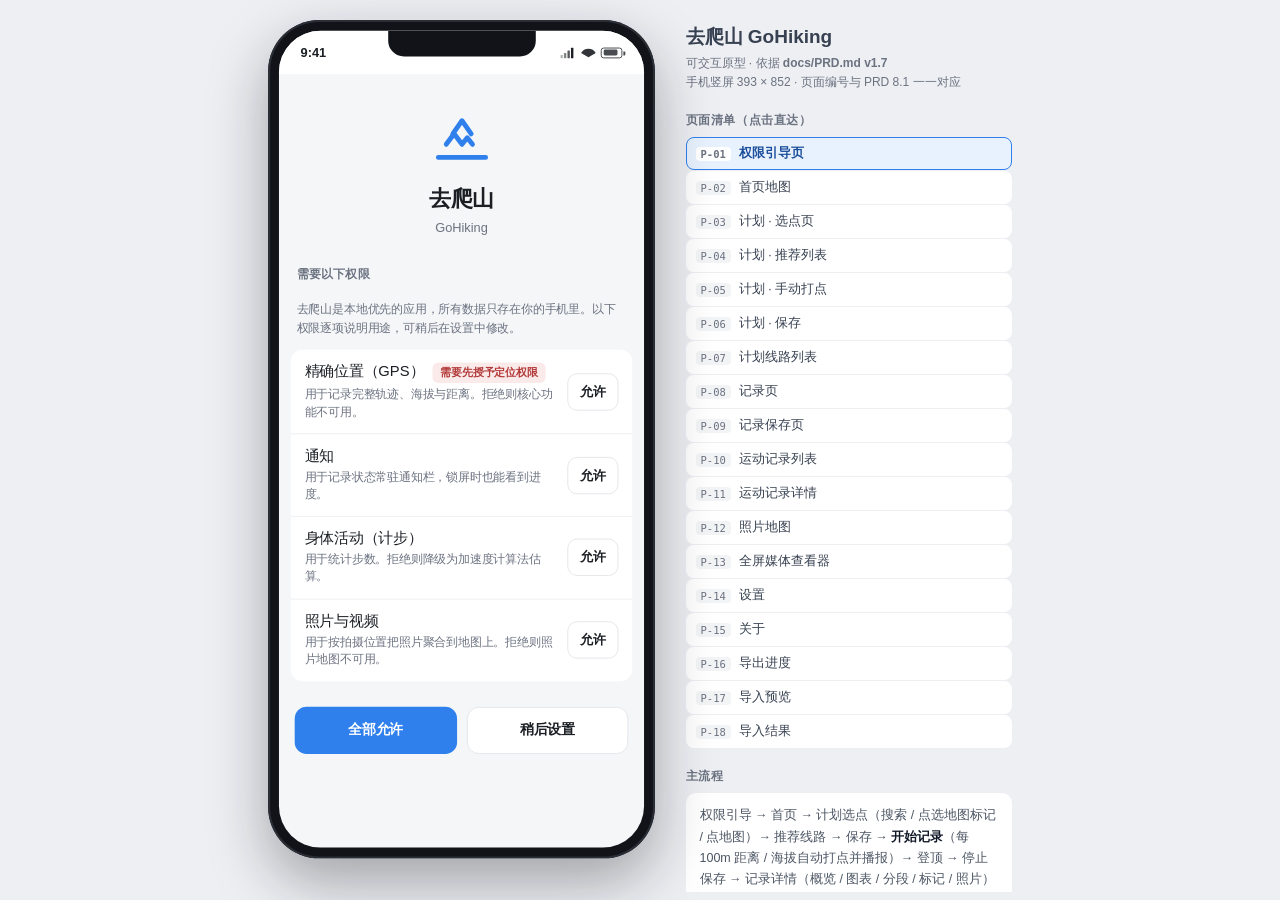
<file: prototype/index.html>
<!DOCTYPE html>
<html lang="zh-CN">
<head>
<meta charset="utf-8">
<meta name="viewport" content="width=device-width,initial-scale=1">
<title>去爬山 GoHiking · 可交互原型（P-01 ~ P-18）</title>
<link rel="stylesheet" href="styles.css">
</head>
<body>

<div class="stage">

  <!-- ============ 手机 ============ -->
  <div class="phone">
    <div class="screen">
      <div class="notch"></div>

      <div class="statusbar">
        <span id="clock">9:41</span>
        <span class="sb-r">
          <svg width="16" height="11" viewBox="0 0 16 11" fill="currentColor" aria-hidden="true">
            <rect x="0"  y="7.5" width="2.4" height="3.5" rx=".6" opacity=".35"/>
            <rect x="3.6" y="5.5" width="2.4" height="5.5" rx=".6" opacity=".55"/>
            <rect x="7.2" y="3"   width="2.4" height="8"   rx=".6" opacity=".75"/>
            <rect x="10.8" y="0"  width="2.4" height="11"  rx=".6"/>
          </svg>
          <svg width="15" height="11" viewBox="0 0 15 11" fill="currentColor" aria-hidden="true">
            <path d="M7.5 1.2a8.6 8.6 0 0 0-7.5 4.3l7.5 4.4 7.5-4.4A8.6 8.6 0 0 0 7.5 1.2z" opacity=".9"/>
          </svg>
          <i class="sb-battery"><i></i></i>
        </span>
      </div>

      <div id="view"></div>
      <div id="tabbar" class="tabbar"></div>
      <div id="sheet"></div>
      <div id="overlay"></div>
      <div id="toast"></div>
    </div>
  </div>

  <!-- ============ 说明 / 控制台 ============ -->
  <aside class="side">
    <h1>去爬山 GoHiking</h1>
    <div class="meta">
      可交互原型 · 依据 <b>docs/PRD.md v1.7</b><br>
      手机竖屏 393 × 852 · 页面编号与 PRD 8.1 一一对应
    </div>

    <h2>页面清单（点击直达）</h2>
    <div class="plist" id="plist"></div>

    <h2>主流程</h2>
    <div class="note">
      权限引导 → 首页 → 计划选点（搜索 / 点选地图标记 / 点地图）→ 推荐线路 → 保存
      → <b>开始记录</b>（每 100m 距离 / 海拔自动打点并播报）→ 登顶 → 停止保存
      → 记录详情（概览 / 图表 / 分段 / 标记 / 照片）→ 导出 → 导入
    </div>

    <h2>图例</h2>
    <div class="lg">
      <div><i style="background:#2F80ED"></i>计划线路 · 去程（实线）</div>
      <div><i style="background:#1B4F9C"></i>计划线路 · 返程（虚线）</div>
      <div><i style="background:#E24B4A"></i>实际轨迹 / 登顶点红旗</div>
      <div><i style="background:#639922"></i>海拔提醒 · 爬升（上箭头）</div>
      <div><i style="background:#EF9F27"></i>海拔提醒 · 下降 / 手动标记</div>
      <div><i style="background:#2F80ED;border-radius:50%;width:10px;height:10px"></i>距离提醒点</div>
    </div>

    <h2>演示控制台</h2>
    <div class="ctl">
      <button data-act="resetdemo">重置演示数据（回到 P-01）</button>
      <button data-act="emptytrips">清空运动记录（看 P-10 空状态）</button>
      <button data-act="emptyroutes">清空计划线路（看 P-07 空状态）</button>
      <button data-go="p14">打开设置页（切换中 / 英文）</button>
      <button data-go="p08">直接进入记录页</button>
    </div>

    <h2>说明</h2>
    <div class="note">
      <ul>
        <li>地图上<b>带白底的文字标签</b>是高德底图 POI，点击可直接设为起点 / 终点（<code>F-PLAN-08</code>）。</li>
        <li>选点页可<b>输入搜索</b>：联想列表里区分「兴趣点 / 公交线路 / 关键词」三种结果（<code>F-PLAN-05</code>）。</li>
        <li>记录页会<b>真的跑计时器</b>：距离每满 100 m、爬升每满 100 m 自动打点并弹出播报文案。</li>
        <li>设置页底部可切 <b>简体中文 / English</b>，整份文案（含难度、单位、提示）都会切换。</li>
        <li>灰色按钮标「演示：原型中未接线」的是 PRD 有需求、原型未实现交互的部分。</li>
      </ul>
    </div>
  </aside>

</div>

<script src="app.js"></script>
</body>
</html>
</file>
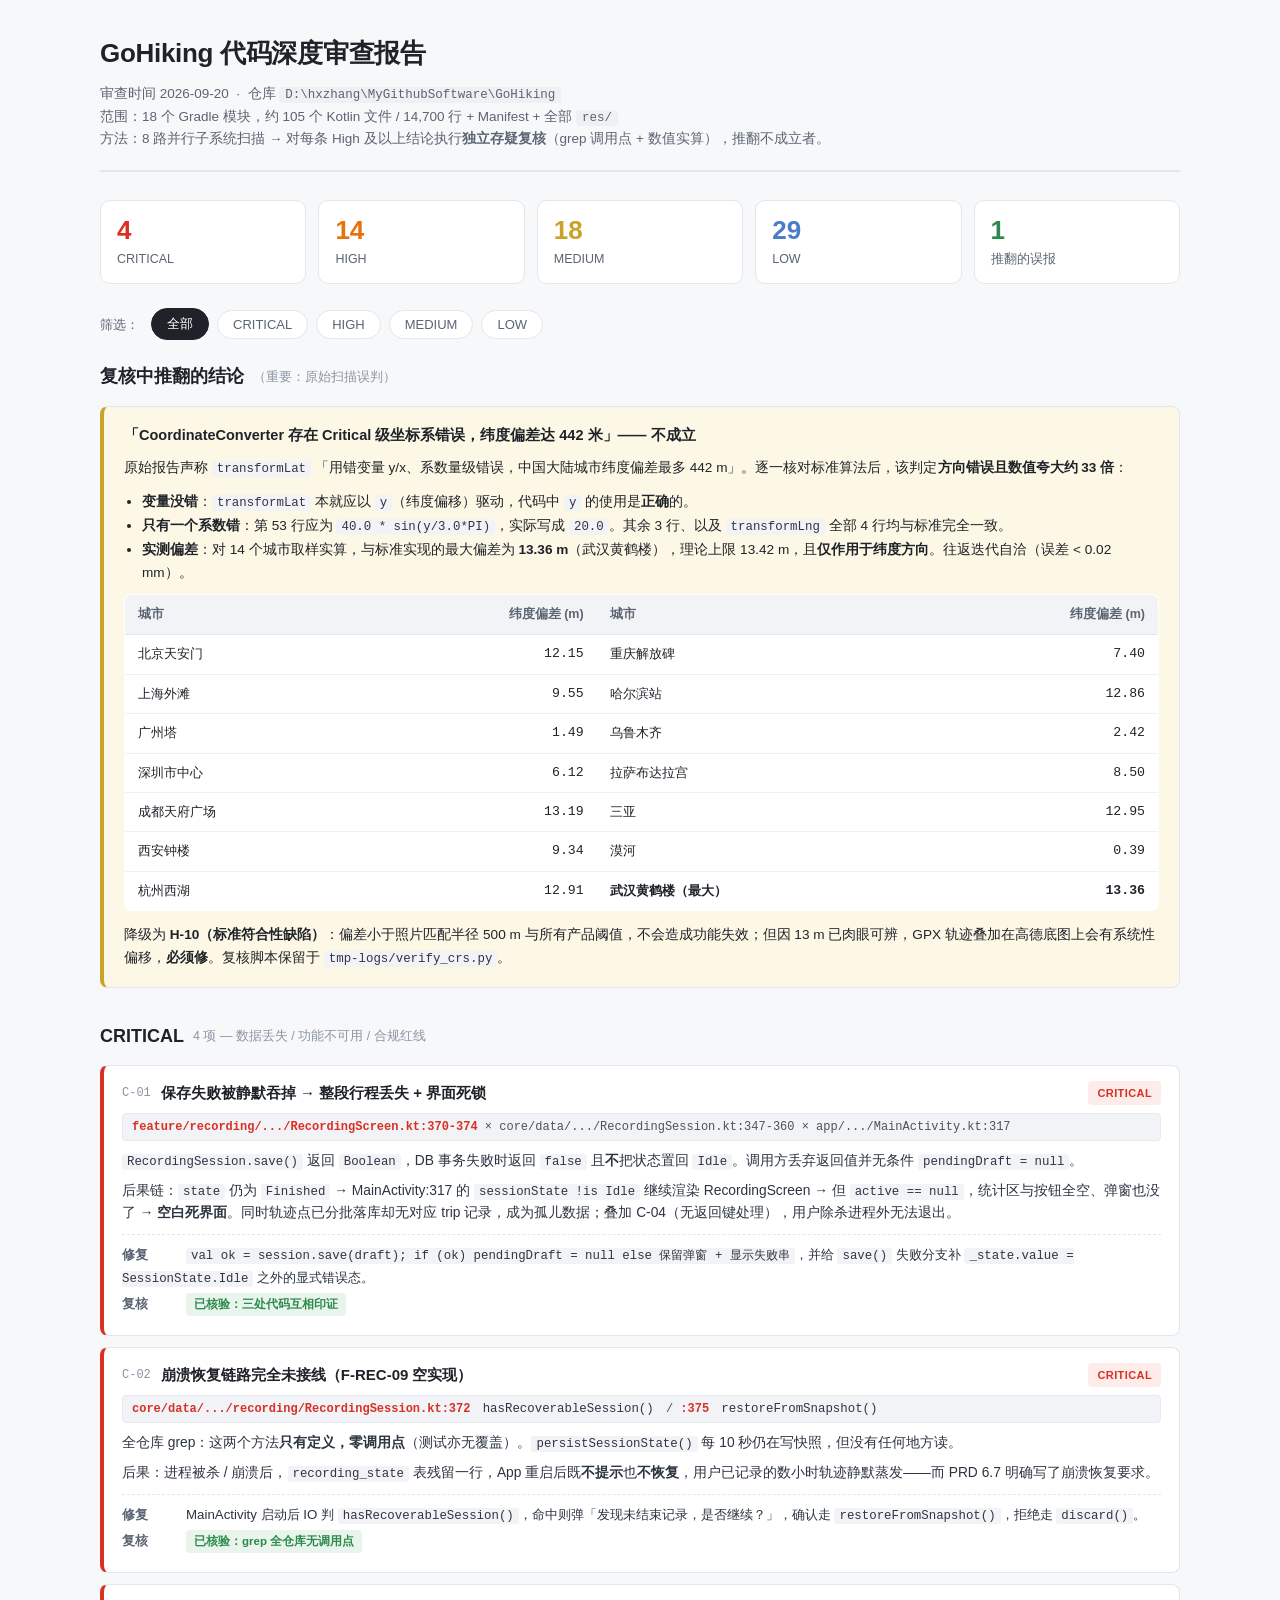
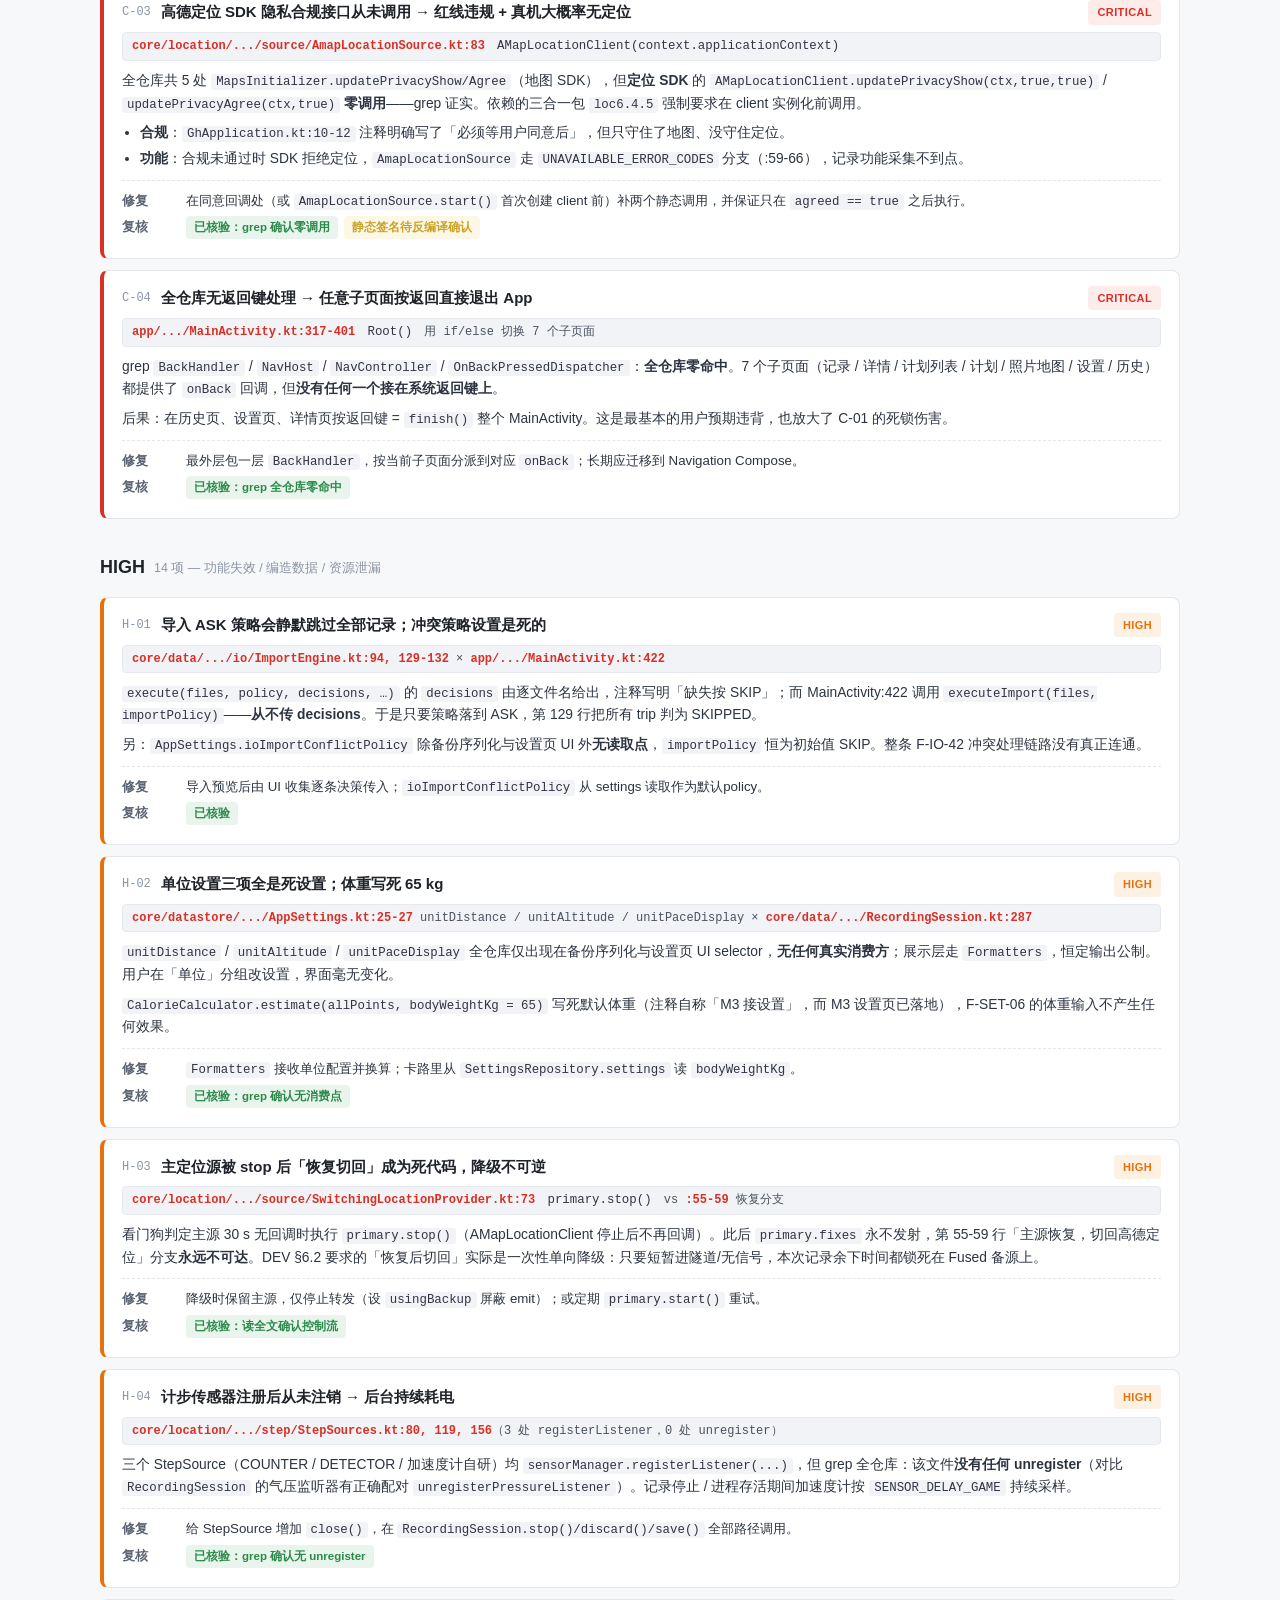
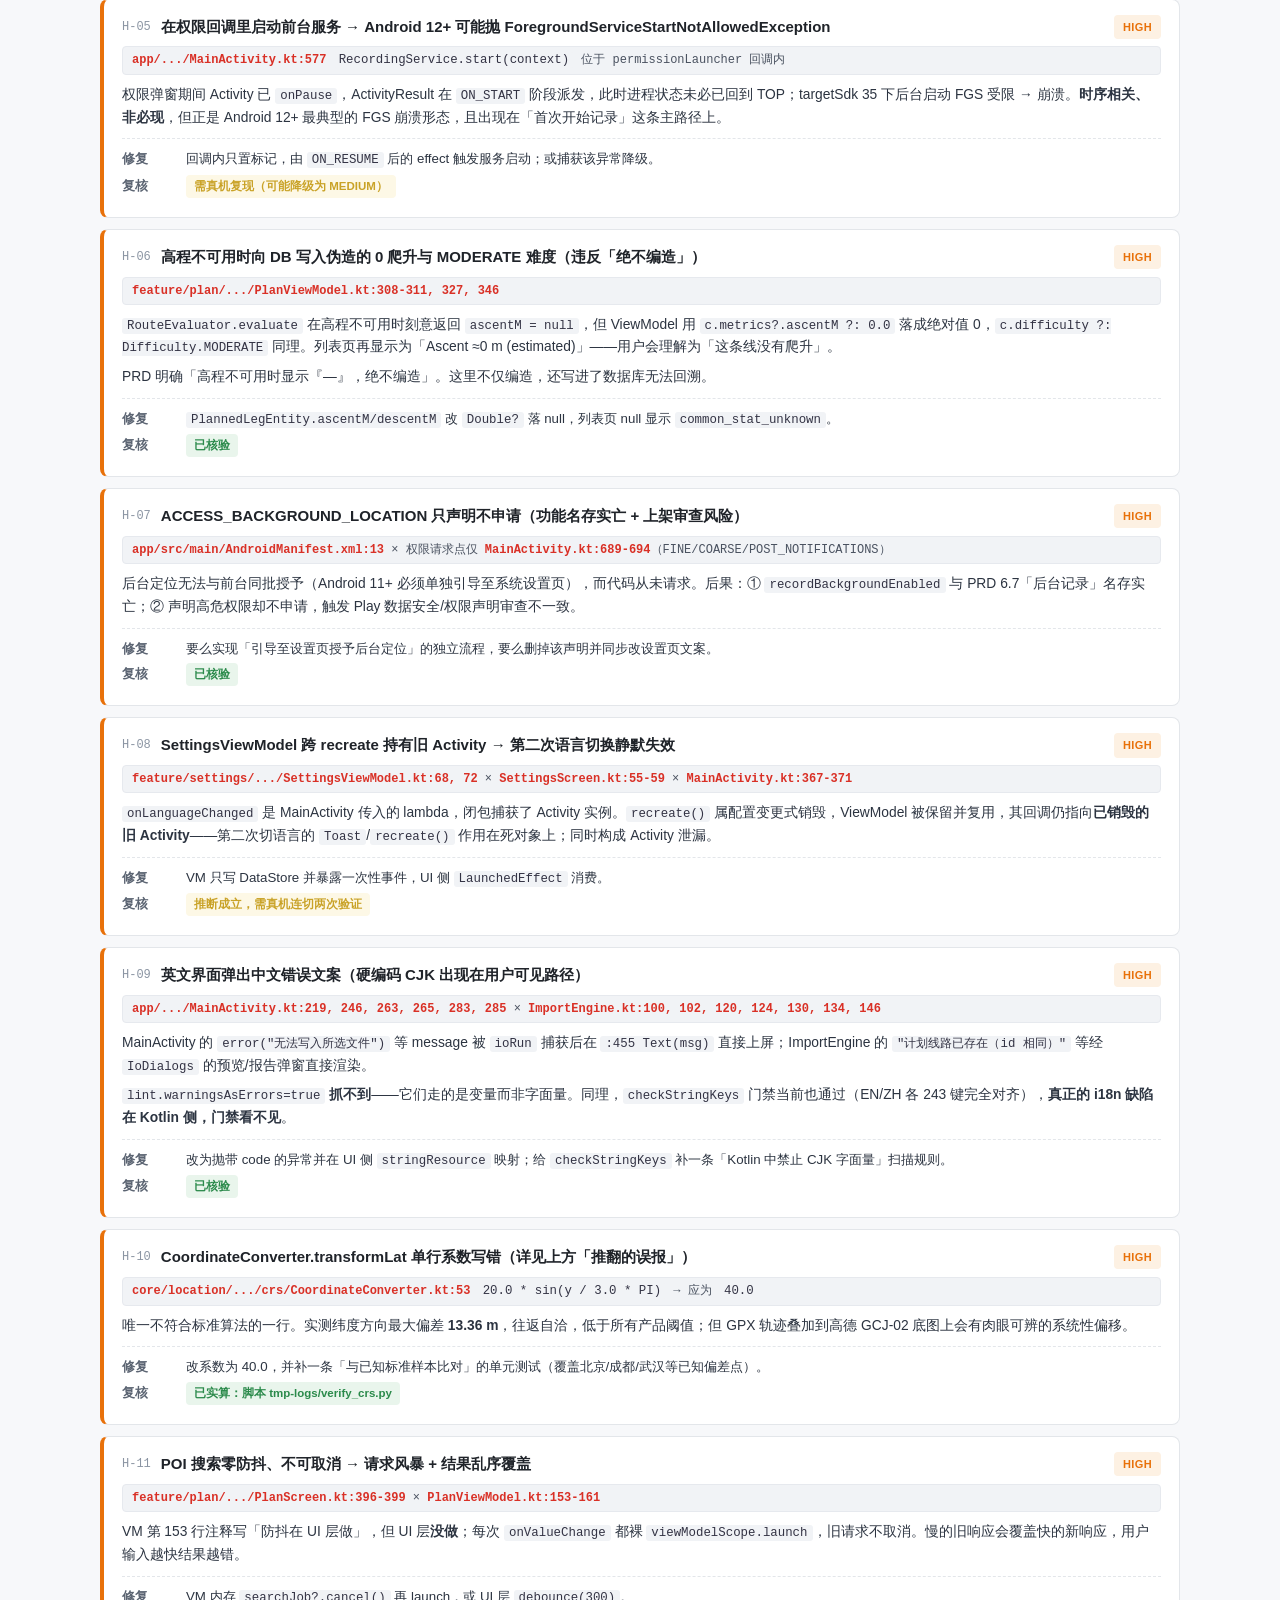
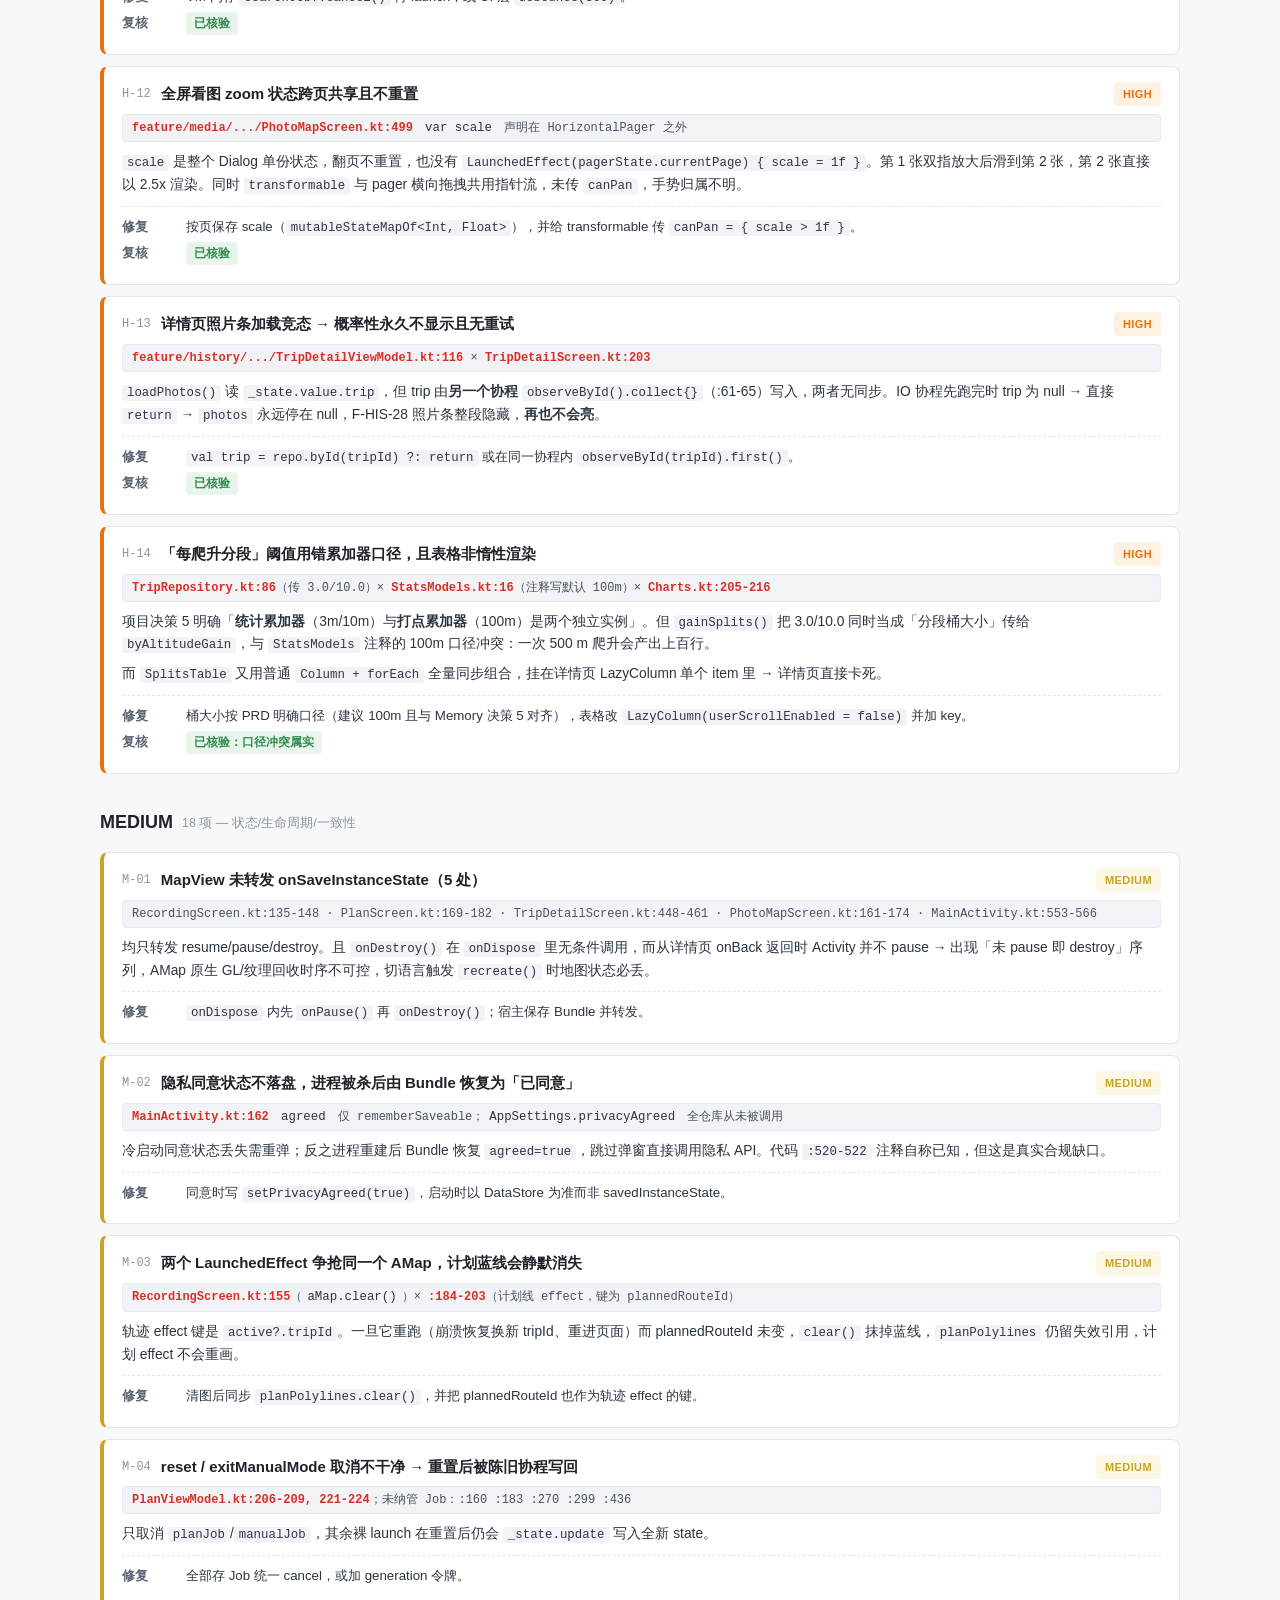
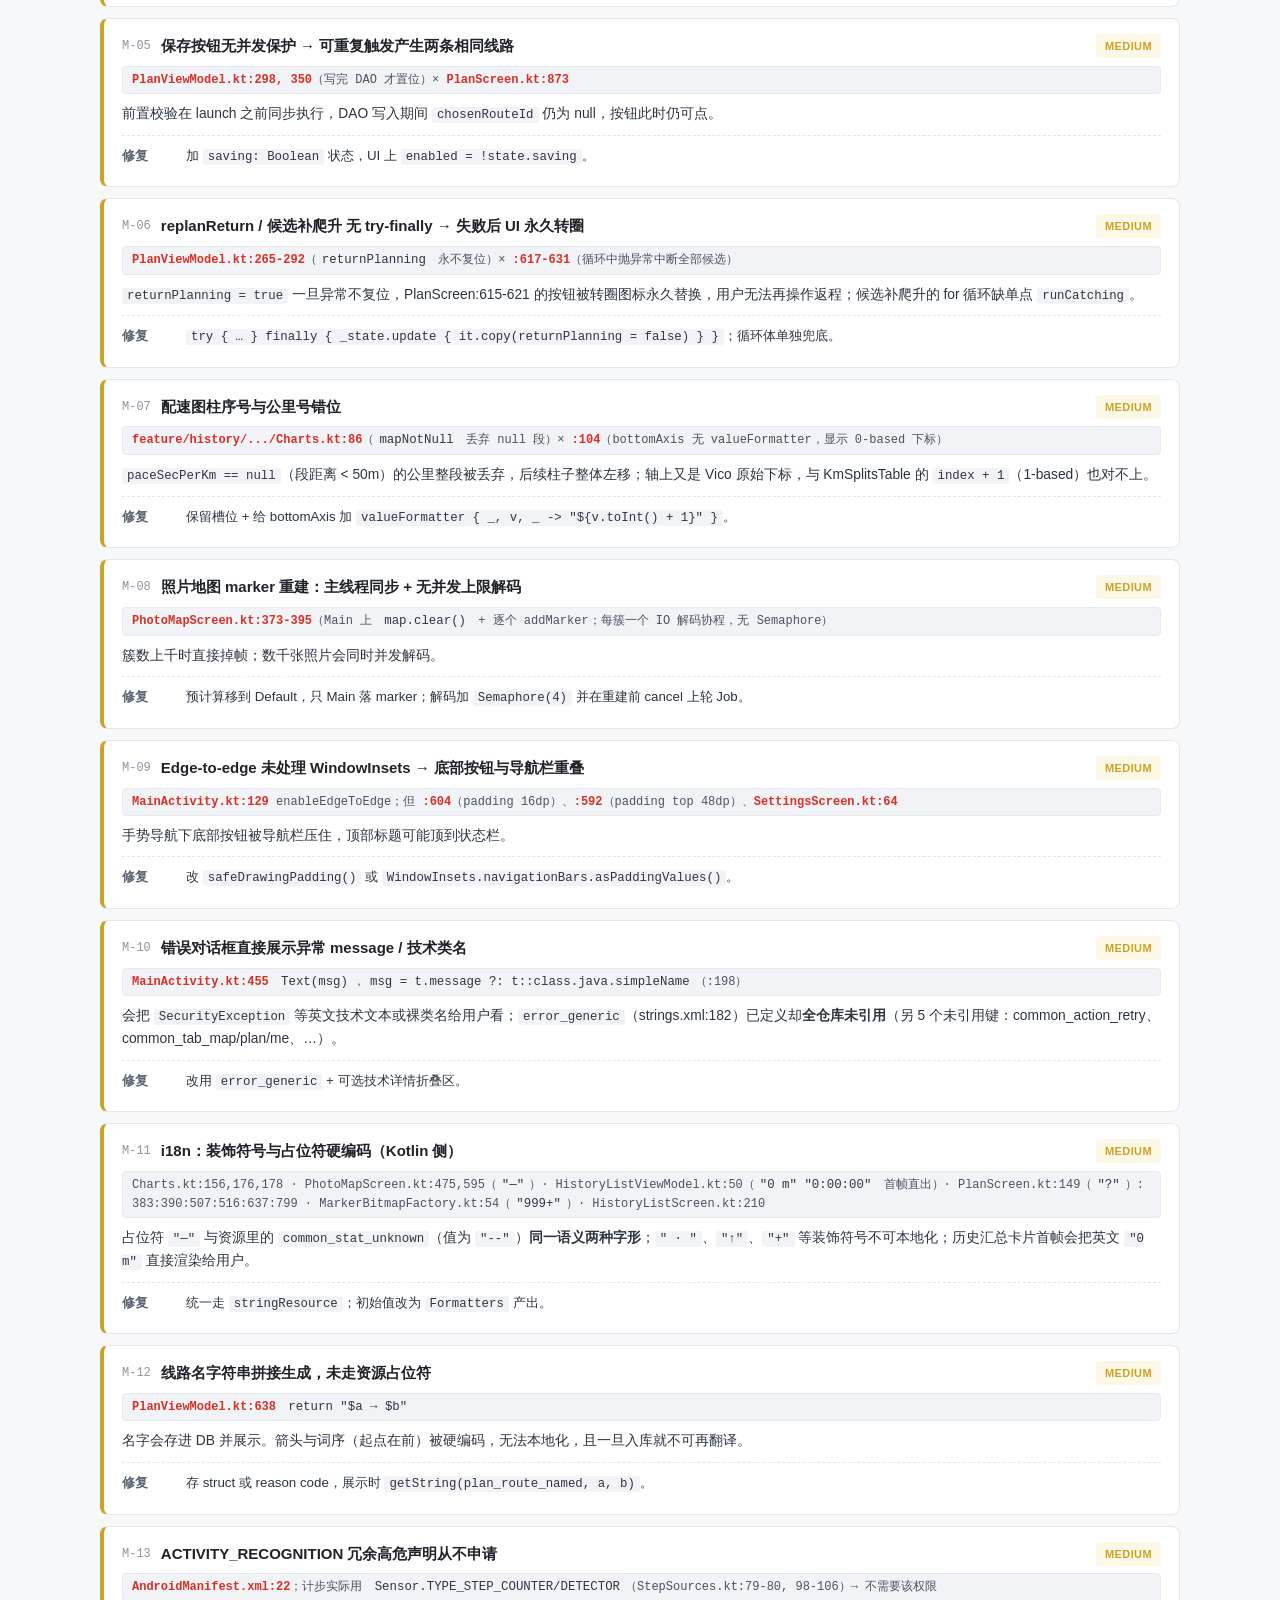
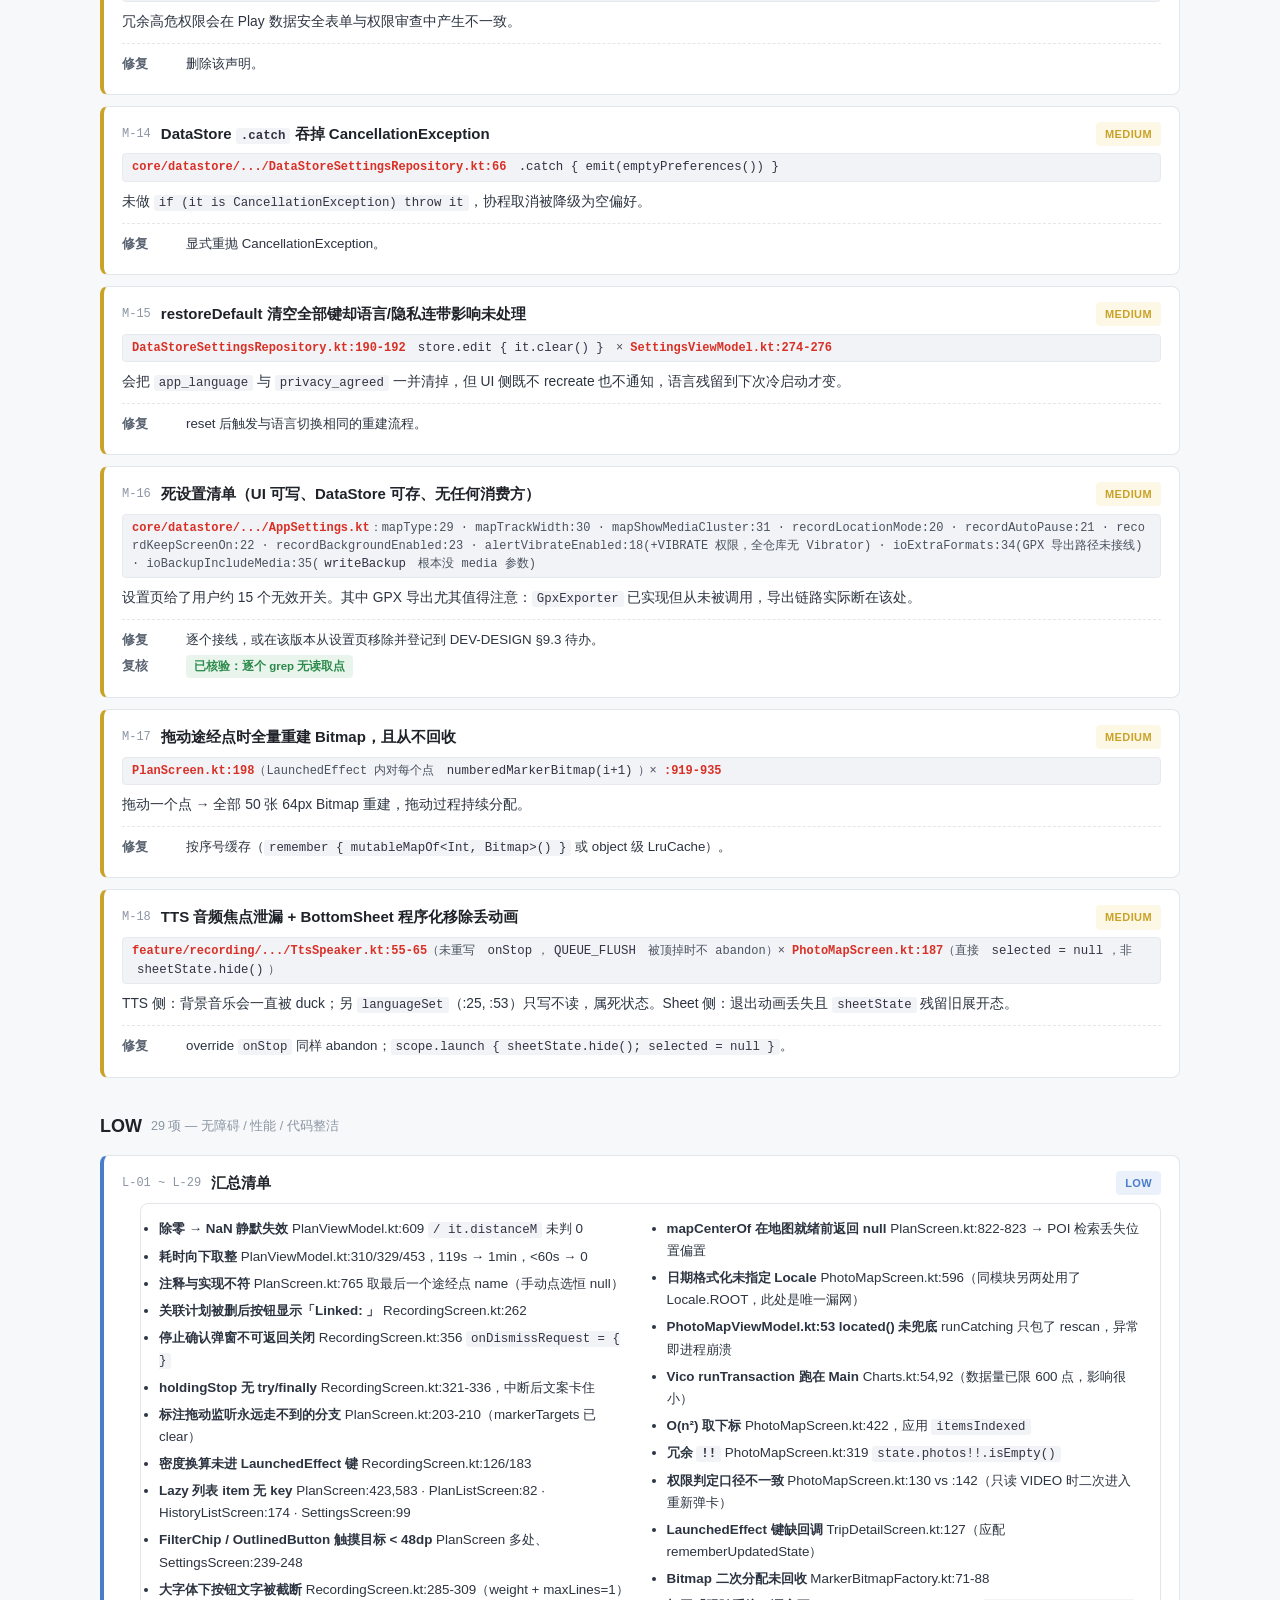
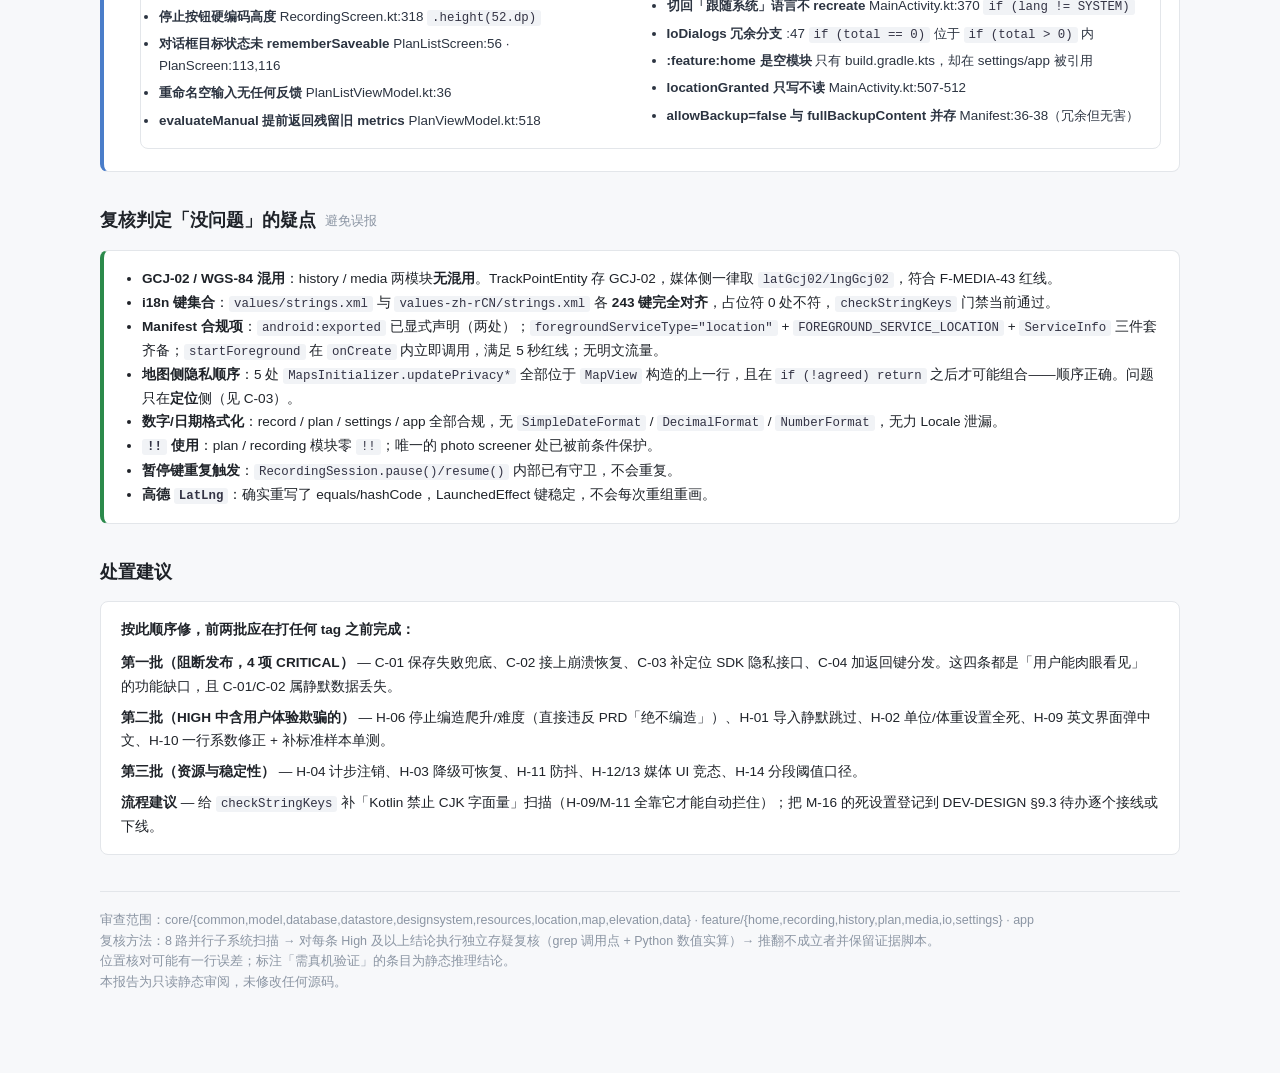
<file: GoHiking-代码审查报告-2026-09-20.html>
<!DOCTYPE html>
<html lang="zh-CN">
<head>
<meta charset="UTF-8">
<meta name="viewport" content="width=device-width, initial-scale=1.0">
<title>GoHiking 代码深度审查报告</title>
<style>
  :root{
    --bg:#f7f8fa; --card:#ffffff; --border:#e3e6ea; --text:#1f2329;
    --text-dim:#5b6472; --text-faint:#8b95a3;
    --crit:#d93026; --high:#e8710a; --med:#c9a227; --low:#4a7dc9; --ok:#2b8a4b;
    --crit-bg:#fdecea; --high-bg:#fdf1e3; --med-bg:#fdf8e6; --low-bg:#eaf1fb; --ok-bg:#e9f5ec;
    --mono:"SFMono-Regular",Consolas,"Liberation Mono",Menlo,monospace;
  }
  *{box-sizing:border-box;margin:0;padding:0}
  body{background:var(--bg);color:var(--text);
       font-family:-apple-system,BlinkMacSystemFont,"Segoe UI","PingFang SC","Microsoft YaHei",sans-serif;
       line-height:1.65;padding:32px 20px 80px}
  .wrap{max-width:1080px;margin:0 auto}
  header{border-bottom:2px solid var(--border);padding-bottom:20px;margin-bottom:28px}
  h1{font-size:26px;font-weight:700;letter-spacing:-.3px}
  .sub{color:var(--text-dim);font-size:13.5px;margin-top:8px}
  .sub code{background:#eef0f3;padding:1px 6px;border-radius:4px;font-family:var(--mono);font-size:12.5px}

  .dash{display:grid;grid-template-columns:repeat(auto-fit,minmax(140px,1fr));gap:12px;margin-bottom:24px}
  .stat{background:var(--card);border:1px solid var(--border);border-radius:10px;padding:14px 16px}
  .stat .n{font-size:26px;font-weight:700;line-height:1.2}
  .stat .l{font-size:12.5px;color:var(--text-dim);margin-top:2px}
  .n.crit{color:var(--crit)} .n.high{color:var(--high)} .n.med{color:var(--med)}
  .n.low{color:var(--low)} .n.ok{color:var(--ok)}

  .bar{display:flex;flex-wrap:wrap;gap:8px;margin-bottom:22px;align-items:center}
  .bar .lbl{font-size:13px;color:var(--text-dim);margin-right:4px}
  button.f{background:var(--card);border:1px solid var(--border);color:var(--text-dim);
    border-radius:999px;padding:6px 15px;font-size:13px;cursor:pointer;transition:.15s;font-family:inherit}
  button.f:hover{border-color:#b8bfc9;color:var(--text)}
  button.f.on{background:var(--text);border-color:var(--text);color:#fff}

  .sec{margin-bottom:34px}
  .sec > h2{font-size:18px;margin-bottom:14px;display:flex;align-items:center;gap:9px}
  .sec > h2 .cnt{font-size:12.5px;color:var(--text-faint);font-weight:400}

  .f-card{background:var(--card);border:1px solid var(--border);border-left:4px solid var(--border);
    border-radius:8px;padding:15px 18px;margin-bottom:11px}
  .f-card.C{border-left-color:var(--crit)} .f-card.H{border-left-color:var(--high)}
  .f-card.M{border-left-color:var(--med)}  .f-card.L{border-left-color:var(--low)}
  .f-head{display:flex;gap:10px;align-items:flex-start;flex-wrap:wrap;margin-bottom:7px}
  .fid{font-family:var(--mono);font-size:12px;color:var(--text-faint);padding-top:3px;flex-shrink:0}
  .ftitle{font-weight:600;font-size:15px;flex:1;min-width:220px}
  .badge{font-size:11px;font-weight:700;padding:3px 9px;border-radius:4px;letter-spacing:.4px;flex-shrink:0}
  .badge.C{background:var(--crit-bg);color:var(--crit)}
  .badge.H{background:var(--high-bg);color:var(--high)}
  .badge.M{background:var(--med-bg);color:var(--med)}
  .badge.L{background:var(--low-bg);color:var(--low)}
  .badge.OK{background:var(--ok-bg);color:var(--ok)}
  .loc{font-family:var(--mono);font-size:12px;color:#4a5260;background:#f1f3f6;
       border:1px solid #e6e9ee;border-radius:4px;padding:4px 9px;margin-bottom:9px;display:block;
       word-break:break-all;line-height:1.5}
  .loc b{color:var(--crit);font-weight:600}
  .f-body{font-size:13.8px;color:#2c3441}
  .f-body p{margin-bottom:7px}
  .f-body ul{margin:0 0 7px 18px} .f-body li{margin-bottom:3px}
  .kv{margin-top:9px;font-size:13.3px;border-top:1px dashed var(--border);padding-top:9px}
  .kv div{margin-bottom:4px}
  .kv .k{font-weight:600;color:var(--text-dim);display:inline-block;min-width:64px}
  code.i{font-family:var(--mono);font-size:12.4px;background:#f1f3f6;padding:1px 5px;border-radius:3px;color:#334}
  .verified{display:inline-block;font-size:11.5px;padding:2px 8px;border-radius:4px;
            background:var(--ok-bg);color:var(--ok);font-weight:600}
  .pending{display:inline-block;font-size:11.5px;padding:2px 8px;border-radius:4px;
            background:var(--med-bg);color:var(--med);font-weight:600}

  table{width:100%;border-collapse:collapse;background:var(--card);
        border:1px solid var(--border);border-radius:8px;overflow:hidden;font-size:13.2px}
  th{background:#f1f3f6;text-align:left;padding:9px 13px;font-weight:600;color:var(--text-dim);
     border-bottom:1px solid var(--border);font-size:12.5px}
  td{padding:8px 13px;border-bottom:1px solid #eef0f3;vertical-align:top}
  tr:last-child td{border-bottom:none}
  td.num{font-family:var(--mono);text-align:right;white-space:nowrap}

  .callout{background:var(--card);border:1px solid var(--border);border-radius:8px;padding:16px 20px;
           font-size:13.6px;line-height:1.7}
  .callout.warn{border-left:4px solid var(--med);background:var(--med-bg)}
  .callout.ok{border-left:4px solid var(--ok)}
  .callout h3{font-size:14.5px;margin-bottom:8px}

  .lg{background:var(--card);border:1px solid var(--border);border-radius:8px;padding:14px 20px 14px 34px;
      font-size:13.4px;columns:2;column-gap:34px}
  .lg li{margin-bottom:5px;break-inside:avoid}
  @media(max-width:760px){.lg{columns:1}}

  footer{margin-top:36px;padding-top:18px;border-top:1px solid var(--border);
         color:var(--text-faint);font-size:12.5px}
  .hide{display:none!important}
</style>
</head>
<body>
<div class="wrap">

<header>
  <h1>GoHiking 代码深度审查报告</h1>
  <div class="sub">
    审查时间 2026-09-20 &nbsp;·&nbsp; 仓库 <code>D:\hxzhang\MyGithubSoftware\GoHiking</code><br>
    范围：18 个 Gradle 模块，约 105 个 Kotlin 文件 / 14,700 行 + Manifest + 全部 <code>res/</code><br>
    方法：8 路并行子系统扫描 → 对每条 High 及以上结论执行<b>独立存疑复核</b>（grep 调用点 + 数值实算），推翻不成立者。
  </div>
</header>

<div class="dash">
  <div class="stat"><div class="n crit">4</div><div class="l">CRITICAL</div></div>
  <div class="stat"><div class="n high">14</div><div class="l">HIGH</div></div>
  <div class="stat"><div class="n med">18</div><div class="l">MEDIUM</div></div>
  <div class="stat"><div class="n low">29</div><div class="l">LOW</div></div>
  <div class="stat"><div class="n ok">1</div><div class="l">推翻的误报</div></div>
</div>

<div class="bar">
  <span class="lbl">筛选：</span>
  <button class="f on" data-k="all">全部</button>
  <button class="f" data-k="C">CRITICAL</button>
  <button class="f" data-k="H">HIGH</button>
  <button class="f" data-k="M">MEDIUM</button>
  <button class="f" data-k="L">LOW</button>
</div>

<!-- ============ 误报纠正 ============ -->
<div class="sec">
  <h2>复核中推翻的结论 <span class="cnt">（重要：原始扫描误判）</span></h2>
  <div class="callout warn">
    <h3>「CoordinateConverter 存在 Critical 级坐标系错误，纬度偏差达 442 米」—— 不成立</h3>
    <p style="margin-bottom:10px">原始报告声称 <code class="i">transformLat</code> 「用错变量 y/x、系数量级错误，中国大陆城市纬度偏差最多 442 m」。逐一核对标准算法后，该判定<b>方向错误且数值夸大约 33 倍</b>：</p>
    <ul style="margin:0 0 10px 18px">
      <li><b>变量没错</b>：<code class="i">transformLat</code> 本就应以 <code class="i">y</code>（纬度偏移）驱动，代码中 <code class="i">y</code> 的使用是<b>正确</b>的。</li>
      <li><b>只有一个系数错</b>：第 53 行应为 <code class="i">40.0 * sin(y/3.0*PI)</code>，实际写成 <code class="i">20.0</code>。其余 3 行、以及 <code class="i">transformLng</code> 全部 4 行均与标准完全一致。</li>
      <li><b>实测偏差</b>：对 14 个城市取样实算，与标准实现的最大偏差为 <b>13.36 m</b>（武汉黄鹤楼），理论上限 13.42 m，且<b>仅作用于纬度方向</b>。往返迭代自洽（误差 &lt; 0.02 mm）。</li>
    </ul>
    <table style="margin-top:10px">
      <tr><th>城市</th><th style="text-align:right">纬度偏差 (m)</th><th>城市</th><th style="text-align:right">纬度偏差 (m)</th></tr>
      <tr><td>北京天安门</td><td class="num">12.15</td><td>重庆解放碑</td><td class="num">7.40</td></tr>
      <tr><td>上海外滩</td><td class="num">9.55</td><td>哈尔滨站</td><td class="num">12.86</td></tr>
      <tr><td>广州塔</td><td class="num">1.49</td><td>乌鲁木齐</td><td class="num">2.42</td></tr>
      <tr><td>深圳市中心</td><td class="num">6.12</td><td>拉萨布达拉宫</td><td class="num">8.50</td></tr>
      <tr><td>成都天府广场</td><td class="num">13.19</td><td>三亚</td><td class="num">12.95</td></tr>
      <tr><td>西安钟楼</td><td class="num">9.34</td><td>漠河</td><td class="num">0.39</td></tr>
      <tr><td>杭州西湖</td><td class="num">12.91</td><td><b>武汉黄鹤楼（最大）</b></td><td class="num"><b>13.36</b></td></tr>
    </table>
    <p style="margin-top:12px">降级为 <b>H-10（标准符合性缺陷）</b>：偏差小于照片匹配半径 500 m 与所有产品阈值，不会造成功能失效；但因 13 m 已肉眼可辨，GPX 轨迹叠加在高德底图上会有系统性偏移，<b>必须修</b>。复核脚本保留于 <code class="i">tmp-logs/verify_crs.py</code>。</p>
  </div>
</div>

<!-- ============ CRITICAL ============ -->
<div class="sec">
  <h2>CRITICAL <span class="cnt">4 项 — 数据丢失 / 功能不可用 / 合规红线</span></h2>

  <div class="f-card C" data-sev="C">
    <div class="f-head"><span class="fid">C-01</span><span class="ftitle">保存失败被静默吞掉 → 整段行程丢失 + 界面死锁</span><span class="badge C">CRITICAL</span></div>
    <code class="loc"><b>feature/recording/.../RecordingScreen.kt:370-374</b> × core/data/.../RecordingSession.kt:347-360 × app/.../MainActivity.kt:317</code>
    <div class="f-body">
      <p><code class="i">RecordingSession.save()</code> 返回 <code class="i">Boolean</code>，DB 事务失败时返回 <code class="i">false</code> 且<b>不</b>把状态置回 <code class="i">Idle</code>。调用方丢弃返回值并无条件 <code class="i">pendingDraft = null</code>。</p>
      <p>后果链：<code class="i">state</code> 仍为 <code class="i">Finished</code> → MainActivity:317 的 <code class="i">sessionState !is Idle</code> 继续渲染 RecordingScreen → 但 <code class="i">active == null</code>，统计区与按钮全空、弹窗也没了 → <b>空白死界面</b>。同时轨迹点已分批落库却无对应 trip 记录，成为孤儿数据；叠加 C-04（无返回键处理），用户除杀进程外无法退出。</p>
      <div class="kv"><div><span class="k">修复</span><code class="i">val ok = session.save(draft); if (ok) pendingDraft = null else 保留弹窗 + 显示失败串</code>，并给 <code class="i">save()</code> 失败分支补 <code class="i">_state.value = SessionState.Idle</code> 之外的显式错误态。</div><div><span class="k">复核</span><span class="verified">已核验：三处代码互相印证</span></div></div>
    </div>
  </div>

  <div class="f-card C" data-sev="C">
    <div class="f-head"><span class="fid">C-02</span><span class="ftitle">崩溃恢复链路完全未接线（F-REC-09 空实现）</span><span class="badge C">CRITICAL</span></div>
    <code class="loc"><b>core/data/.../recording/RecordingSession.kt:372</b> <code class="i">hasRecoverableSession()</code> / <b>:375</b> <code class="i">restoreFromSnapshot()</code></code>
    <div class="f-body">
      <p>全仓库 grep：这两个方法<b>只有定义，零调用点</b>（测试亦无覆盖）。<code class="i">persistSessionState()</code> 每 10 秒仍在写快照，但没有任何地方读。</p>
      <p>后果：进程被杀 / 崩溃后，<code class="i">recording_state</code> 表残留一行，App 重启后既<b>不提示</b>也<b>不恢复</b>，用户已记录的数小时轨迹静默蒸发——而 PRD 6.7 明确写了崩溃恢复要求。</p>
      <div class="kv"><div><span class="k">修复</span>MainActivity 启动后 IO 判 <code class="i">hasRecoverableSession()</code>，命中则弹「发现未结束记录，是否继续？」，确认走 <code class="i">restoreFromSnapshot()</code>，拒绝走 <code class="i">discard()</code>。</div><div><span class="k">复核</span><span class="verified">已核验：grep 全仓库无调用点</span></div></div>
    </div>
  </div>

  <div class="f-card C" data-sev="C">
    <div class="f-head"><span class="fid">C-03</span><span class="ftitle">高德<b>定位</b> SDK 隐私合规接口从未调用 → 红线违规 + 真机大概率无定位</span><span class="badge C">CRITICAL</span></div>
    <code class="loc"><b>core/location/.../source/AmapLocationSource.kt:83</b> <code class="i">AMapLocationClient(context.applicationContext)</code></code>
    <div class="f-body">
      <p>全仓库共 5 处 <code class="i">MapsInitializer.updatePrivacyShow/Agree</code>（地图 SDK），但<b>定位 SDK</b> 的 <code class="i">AMapLocationClient.updatePrivacyShow(ctx,true,true)</code> / <code class="i">updatePrivacyAgree(ctx,true)</code> <b>零调用</b>——grep 证实。依赖的三合一包 <code class="i">loc6.4.5</code> 强制要求在 client 实例化前调用。</p>
      <ul>
        <li><b>合规</b>：<code class="i">GhApplication.kt:10-12</code> 注释明确写了「必须等用户同意后」，但只守住了地图、没守住定位。</li>
        <li><b>功能</b>：合规未通过时 SDK 拒绝定位，<code class="i">AmapLocationSource</code> 走 <code class="i">UNAVAILABLE_ERROR_CODES</code> 分支（:59-66），记录功能采集不到点。</li>
      </ul>
      <div class="kv"><div><span class="k">修复</span>在同意回调处（或 <code class="i">AmapLocationSource.start()</code> 首次创建 client 前）补两个静态调用，并保证只在 <code class="i">agreed == true</code> 之后执行。</div><div><span class="k">复核</span><span class="verified">已核验：grep 确认零调用</span><span class="pending" style="margin-left:6px">静态签名待反编译确认</span></div></div>
    </div>
  </div>

  <div class="f-card C" data-sev="C">
    <div class="f-head"><span class="fid">C-04</span><span class="ftitle">全仓库无返回键处理 → 任意子页面按返回直接退出 App</span><span class="badge C">CRITICAL</span></div>
    <code class="loc"><b>app/.../MainActivity.kt:317-401</b> <code class="i">Root()</code> 用 if/else 切换 7 个子页面</code>
    <div class="f-body">
      <p>grep <code class="i">BackHandler</code> / <code class="i">NavHost</code> / <code class="i">NavController</code> / <code class="i">OnBackPressedDispatcher</code>：<b>全仓库零命中</b>。7 个子页面（记录 / 详情 / 计划列表 / 计划 / 照片地图 / 设置 / 历史）都提供了 <code class="i">onBack</code> 回调，但<b>没有任何一个接在系统返回键上</b>。</p>
      <p>后果：在历史页、设置页、详情页按返回键 = <code class="i">finish()</code> 整个 MainActivity。这是最基本的用户预期违背，也放大了 C-01 的死锁伤害。</p>
      <div class="kv"><div><span class="k">修复</span>最外层包一层 <code class="i">BackHandler</code>，按当前子页面分派到对应 <code class="i">onBack</code>；长期应迁移到 Navigation Compose。</div><div><span class="k">复核</span><span class="verified">已核验：grep 全仓库零命中</span></div></div>
    </div>
  </div>
</div>

<!-- ============ HIGH ============ -->
<div class="sec">
  <h2>HIGH <span class="cnt">14 项 — 功能失效 / 编造数据 / 资源泄漏</span></h2>

  <div class="f-card H" data-sev="H">
    <div class="f-head"><span class="fid">H-01</span><span class="ftitle">导入 ASK 策略会静默跳过全部记录；冲突策略设置是死的</span><span class="badge H">HIGH</span></div>
    <code class="loc"><b>core/data/.../io/ImportEngine.kt:94, 129-132</b> × <b>app/.../MainActivity.kt:422</b></code>
    <div class="f-body">
      <p><code class="i">execute(files, policy, decisions, …)</code> 的 <code class="i">decisions</code> 由逐文件名给出，注释写明「缺失按 SKIP」；而 MainActivity:422 调用 <code class="i">executeImport(files, importPolicy)</code>——<b>从不传 decisions</b>。于是只要策略落到 ASK，第 129 行把所有 trip 判为 SKIPPED。</p>
      <p>另：<code class="i">AppSettings.ioImportConflictPolicy</code> 除备份序列化与设置页 UI 外<b>无读取点</b>，<code class="i">importPolicy</code> 恒为初始值 SKIP。整条 F-IO-42 冲突处理链路没有真正连通。</p>
      <div class="kv"><div><span class="k">修复</span>导入预览后由 UI 收集逐条决策传入；<code class="i">ioImportConflictPolicy</code> 从 settings 读取作为默认policy。</div><div><span class="k">复核</span><span class="verified">已核验</span></div></div>
    </div>
  </div>

  <div class="f-card H" data-sev="H">
    <div class="f-head"><span class="fid">H-02</span><span class="ftitle">单位设置三项全是死设置；体重写死 65 kg</span><span class="badge H">HIGH</span></div>
    <code class="loc"><b>core/datastore/.../AppSettings.kt:25-27</b> unitDistance / unitAltitude / unitPaceDisplay × <b>core/data/.../RecordingSession.kt:287</b></code>
    <div class="f-body">
      <p><code class="i">unitDistance</code> / <code class="i">unitAltitude</code> / <code class="i">unitPaceDisplay</code> 全仓库仅出现在备份序列化与设置页 UI selector，<b>无任何真实消费方</b>；展示层走 <code class="i">Formatters</code>，恒定输出公制。用户在「单位」分组改设置，界面毫无变化。</p>
      <p><code class="i">CalorieCalculator.estimate(allPoints, bodyWeightKg = 65)</code> 写死默认体重（注释自称「M3 接设置」，而 M3 设置页已落地），F-SET-06 的体重输入不产生任何效果。</p>
      <div class="kv"><div><span class="k">修复</span><code class="i">Formatters</code> 接收单位配置并换算；卡路里从 <code class="i">SettingsRepository.settings</code> 读 <code class="i">bodyWeightKg</code>。</div><div><span class="k">复核</span><span class="verified">已核验：grep 确认无消费点</span></div></div>
    </div>
  </div>

  <div class="f-card H" data-sev="H">
    <div class="f-head"><span class="fid">H-03</span><span class="ftitle">主定位源被 stop 后「恢复切回」成为死代码，降级不可逆</span><span class="badge H">HIGH</span></div>
    <code class="loc"><b>core/location/.../source/SwitchingLocationProvider.kt:73</b> <code class="i">primary.stop()</code> vs <b>:55-59</b> 恢复分支</code>
    <div class="f-body">
      <p>看门狗判定主源 30 s 无回调时执行 <code class="i">primary.stop()</code>（AMapLocationClient 停止后不再回调）。此后 <code class="i">primary.fixes</code> 永不发射，第 55-59 行「主源恢复，切回高德定位」分支<b>永远不可达</b>。DEV §6.2 要求的「恢复后切回」实际是一次性单向降级：只要短暂进隧道/无信号，本次记录余下时间都锁死在 Fused 备源上。</p>
      <div class="kv"><div><span class="k">修复</span>降级时保留主源，仅停止转发（设 <code class="i">usingBackup</code> 屏蔽 emit）；或定期 <code class="i">primary.start()</code> 重试。</div><div><span class="k">复核</span><span class="verified">已核验：读全文确认控制流</span></div></div>
    </div>
  </div>

  <div class="f-card H" data-sev="H">
    <div class="f-head"><span class="fid">H-04</span><span class="ftitle">计步传感器注册后从未注销 → 后台持续耗电</span><span class="badge H">HIGH</span></div>
    <code class="loc"><b>core/location/.../step/StepSources.kt:80, 119, 156</b>（3 处 registerListener，0 处 unregister）</code>
    <div class="f-body">
      <p>三个 StepSource（COUNTER / DETECTOR / 加速度计自研）均 <code class="i">sensorManager.registerListener(...)</code>，但 grep 全仓库：该文件<b>没有任何 unregister</b>（对比 <code class="i">RecordingSession</code> 的气压监听器有正确配对 <code class="i">unregisterPressureListener</code>）。记录停止 / 进程存活期间加速度计按 <code class="i">SENSOR_DELAY_GAME</code> 持续采样。</p>
      <div class="kv"><div><span class="k">修复</span>给 StepSource 增加 <code class="i">close()</code>，在 <code class="i">RecordingSession.stop()/discard()/save()</code> 全部路径调用。</div><div><span class="k">复核</span><span class="verified">已核验：grep 确认无 unregister</span></div></div>
    </div>
  </div>

  <div class="f-card H" data-sev="H">
    <div class="f-head"><span class="fid">H-05</span><span class="ftitle">在权限回调里启动前台服务 → Android 12+ 可能抛 ForegroundServiceStartNotAllowedException</span><span class="badge H">HIGH</span></div>
    <code class="loc"><b>app/.../MainActivity.kt:577</b> <code class="i">RecordingService.start(context)</code> 位于 permissionLauncher 回调内</code>
    <div class="f-body">
      <p>权限弹窗期间 Activity 已 <code class="i">onPause</code>，ActivityResult 在 <code class="i">ON_START</code> 阶段派发，此时进程状态未必已回到 TOP；targetSdk 35 下后台启动 FGS 受限 → 崩溃。<b>时序相关、非必现</b>，但正是 Android 12+ 最典型的 FGS 崩溃形态，且出现在「首次开始记录」这条主路径上。</p>
      <div class="kv"><div><span class="k">修复</span>回调内只置标记，由 <code class="i">ON_RESUME</code> 后的 effect 触发服务启动；或捕获该异常降级。</div><div><span class="k">复核</span><span class="pending">需真机复现（可能降级为 MEDIUM）</span></div></div>
    </div>
  </div>

  <div class="f-card H" data-sev="H">
    <div class="f-head"><span class="fid">H-06</span><span class="ftitle">高程不可用时向 DB 写入伪造的 0 爬升与 MODERATE 难度（违反「绝不编造」）</span><span class="badge H">HIGH</span></div>
    <code class="loc"><b>feature/plan/.../PlanViewModel.kt:308-311, 327, 346</b></code>
    <div class="f-body">
      <p><code class="i">RouteEvaluator.evaluate</code> 在高程不可用时刻意返回 <code class="i">ascentM = null</code>，但 ViewModel 用 <code class="i">c.metrics?.ascentM ?: 0.0</code> 落成绝对值 0，<code class="i">c.difficulty ?: Difficulty.MODERATE</code> 同理。列表页再显示为「Ascent ≈0 m (estimated)」——用户会理解为「这条线没有爬升」。</p>
      <p>PRD 明确「高程不可用时显示『—』，绝不编造」。这里不仅编造，还写进了数据库无法回溯。</p>
      <div class="kv"><div><span class="k">修复</span><code class="i">PlannedLegEntity.ascentM/descentM</code> 改 <code class="i">Double?</code> 落 null，列表页 null 显示 <code class="i">common_stat_unknown</code>。</div><div><span class="k">复核</span><span class="verified">已核验</span></div></div>
    </div>
  </div>

  <div class="f-card H" data-sev="H">
    <div class="f-head"><span class="fid">H-07</span><span class="ftitle">ACCESS_BACKGROUND_LOCATION 只声明不申请（功能名存实亡 + 上架审查风险）</span><span class="badge H">HIGH</span></div>
    <code class="loc"><b>app/src/main/AndroidManifest.xml:13</b> × 权限请求点仅 <b>MainActivity.kt:689-694</b>（FINE/COARSE/POST_NOTIFICATIONS）</code>
    <div class="f-body">
      <p>后台定位无法与前台同批授予（Android 11+ 必须单独引导至系统设置页），而代码从未请求。后果：① <code class="i">recordBackgroundEnabled</code> 与 PRD 6.7「后台记录」名存实亡；② 声明高危权限却不申请，触发 Play 数据安全/权限声明审查不一致。</p>
      <div class="kv"><div><span class="k">修复</span>要么实现「引导至设置页授予后台定位」的独立流程，要么删掉该声明并同步改设置页文案。</div><div><span class="k">复核</span><span class="verified">已核验</span></div></div>
    </div>
  </div>

  <div class="f-card H" data-sev="H">
    <div class="f-head"><span class="fid">H-08</span><span class="ftitle">SettingsViewModel 跨 recreate 持有旧 Activity → 第二次语言切换静默失效</span><span class="badge H">HIGH</span></div>
    <code class="loc"><b>feature/settings/.../SettingsViewModel.kt:68, 72</b> × <b>SettingsScreen.kt:55-59</b> × <b>MainActivity.kt:367-371</b></code>
    <div class="f-body">
      <p><code class="i">onLanguageChanged</code> 是 MainActivity 传入的 lambda，闭包捕获了 Activity 实例。<code class="i">recreate()</code> 属配置变更式销毁，ViewModel 被保留并复用，其回调仍指向<b>已销毁的旧 Activity</b>——第二次切语言的 <code class="i">Toast</code>/<code class="i">recreate()</code> 作用在死对象上；同时构成 Activity 泄漏。</p>
      <div class="kv"><div><span class="k">修复</span>VM 只写 DataStore 并暴露一次性事件，UI 侧 <code class="i">LaunchedEffect</code> 消费。</div><div><span class="k">复核</span><span class="pending">推断成立，需真机连切两次验证</span></div></div>
    </div>
  </div>

  <div class="f-card H" data-sev="H">
    <div class="f-head"><span class="fid">H-09</span><span class="ftitle">英文界面弹出中文错误文案（硬编码 CJK 出现在用户可见路径）</span><span class="badge H">HIGH</span></div>
    <code class="loc"><b>app/.../MainActivity.kt:219, 246, 263, 265, 283, 285</b> × <b>ImportEngine.kt:100, 102, 120, 124, 130, 134, 146</b></code>
    <div class="f-body">
      <p>MainActivity 的 <code class="i">error("无法写入所选文件")</code> 等 message 被 <code class="i">ioRun</code> 捕获后在 <code class="i">:455 Text(msg)</code> 直接上屏；ImportEngine 的 <code class="i">"计划线路已存在（id 相同）"</code> 等经 <code class="i">IoDialogs</code> 的预览/报告弹窗直接渲染。</p>
      <p><code class="i">lint.warningsAsErrors=true</code> <b>抓不到</b>——它们走的是变量而非字面量。同理，<code class="i">checkStringKeys</code> 门禁当前也通过（EN/ZH 各 243 键完全对齐），<b>真正的 i18n 缺陷在 Kotlin 侧，门禁看不见</b>。</p>
      <div class="kv"><div><span class="k">修复</span>改为抛带 code 的异常并在 UI 侧 <code class="i">stringResource</code> 映射；给 <code class="i">checkStringKeys</code> 补一条「Kotlin 中禁止 CJK 字面量」扫描规则。</div><div><span class="k">复核</span><span class="verified">已核验</span></div></div>
    </div>
  </div>

  <div class="f-card H" data-sev="H">
    <div class="f-head"><span class="fid">H-10</span><span class="ftitle">CoordinateConverter.transformLat 单行系数写错（详见上方「推翻的误报」）</span><span class="badge H">HIGH</span></div>
    <code class="loc"><b>core/location/.../crs/CoordinateConverter.kt:53</b> <code class="i">20.0 * sin(y / 3.0 * PI)</code> → 应为 <code class="i">40.0</code></code>
    <div class="f-body">
      <p>唯一不符合标准算法的一行。实测纬度方向最大偏差 <b>13.36 m</b>，往返自洽，低于所有产品阈值；但 GPX 轨迹叠加到高德 GCJ-02 底图上会有肉眼可辨的系统性偏移。</p>
      <div class="kv"><div><span class="k">修复</span>改系数为 40.0，并补一条「与已知标准样本比对」的单元测试（覆盖北京/成都/武汉等已知偏差点）。</div><div><span class="k">复核</span><span class="verified">已实算：脚本 tmp-logs/verify_crs.py</span></div></div>
    </div>
  </div>

  <div class="f-card H" data-sev="H">
    <div class="f-head"><span class="fid">H-11</span><span class="ftitle">POI 搜索零防抖、不可取消 → 请求风暴 + 结果乱序覆盖</span><span class="badge H">HIGH</span></div>
    <code class="loc"><b>feature/plan/.../PlanScreen.kt:396-399</b> × <b>PlanViewModel.kt:153-161</b></code>
    <div class="f-body">
      <p>VM 第 153 行注释写「防抖在 UI 层做」，但 UI 层<b>没做</b>；每次 <code class="i">onValueChange</code> 都裸 <code class="i">viewModelScope.launch</code>，旧请求不取消。慢的旧响应会覆盖快的新响应，用户输入越快结果越错。</p>
      <div class="kv"><div><span class="k">修复</span>VM 内存 <code class="i">searchJob?.cancel()</code> 再 launch，或 UI 层 <code class="i">debounce(300)</code>。</div><div><span class="k">复核</span><span class="verified">已核验</span></div></div>
    </div>
  </div>

  <div class="f-card H" data-sev="H">
    <div class="f-head"><span class="fid">H-12</span><span class="ftitle">全屏看图 zoom 状态跨页共享且不重置</span><span class="badge H">HIGH</span></div>
    <code class="loc"><b>feature/media/.../PhotoMapScreen.kt:499</b> <code class="i">var scale</code> 声明在 HorizontalPager 之外</code>
    <div class="f-body">
      <p><code class="i">scale</code> 是整个 Dialog 单份状态，翻页不重置，也没有 <code class="i">LaunchedEffect(pagerState.currentPage) { scale = 1f }</code>。第 1 张双指放大后滑到第 2 张，第 2 张直接以 2.5x 渲染。同时 <code class="i">transformable</code> 与 pager 横向拖拽共用指针流，未传 <code class="i">canPan</code>，手势归属不明。</p>
      <div class="kv"><div><span class="k">修复</span>按页保存 scale（<code class="i">mutableStateMapOf&lt;Int, Float&gt;</code>），并给 transformable 传 <code class="i">canPan = { scale > 1f }</code>。</div><div><span class="k">复核</span><span class="verified">已核验</span></div></div>
    </div>
  </div>

  <div class="f-card H" data-sev="H">
    <div class="f-head"><span class="fid">H-13</span><span class="ftitle">详情页照片条加载竞态 → 概率性永久不显示且无重试</span><span class="badge H">HIGH</span></div>
    <code class="loc"><b>feature/history/.../TripDetailViewModel.kt:116</b> × <b>TripDetailScreen.kt:203</b></code>
    <div class="f-body">
      <p><code class="i">loadPhotos()</code> 读 <code class="i">_state.value.trip</code>，但 trip 由<b>另一个协程</b> <code class="i">observeById().collect{}</code>（:61-65）写入，两者无同步。IO 协程先跑完时 trip 为 null → 直接 <code class="i">return</code> → <code class="i">photos</code> 永远停在 null，F-HIS-28 照片条整段隐藏，<b>再也不会亮</b>。</p>
      <div class="kv"><div><span class="k">修复</span><code class="i">val trip = repo.byId(tripId) ?: return</code> 或在同一协程内 <code class="i">observeById(tripId).first()</code>。</div><div><span class="k">复核</span><span class="verified">已核验</span></div></div>
    </div>
  </div>

  <div class="f-card H" data-sev="H">
    <div class="f-head"><span class="fid">H-14</span><span class="ftitle">「每爬升分段」阈值用错累加器口径，且表格非惰性渲染</span><span class="badge H">HIGH</span></div>
    <code class="loc"><b>TripRepository.kt:86</b>（传 3.0/10.0）× <b>StatsModels.kt:16</b>（注释写默认 100m）× <b>Charts.kt:205-216</b></code>
    <div class="f-body">
      <p>项目决策 5 明确「<b>统计累加器</b>（3m/10m）与<b>打点累加器</b>（100m）是两个独立实例」。但 <code class="i">gainSplits()</code> 把 3.0/10.0 同时当成「分段桶大小」传给 <code class="i">byAltitudeGain</code>，与 <code class="i">StatsModels</code> 注释的 100m 口径冲突：一次 500 m 爬升会产出上百行。</p>
      <p>而 <code class="i">SplitsTable</code> 又用普通 <code class="i">Column + forEach</code> 全量同步组合，挂在详情页 LazyColumn 单个 item 里 → 详情页直接卡死。</p>
      <div class="kv"><div><span class="k">修复</span>桶大小按 PRD 明确口径（建议 100m 且与 Memory 决策 5 对齐），表格改 <code class="i">LazyColumn(userScrollEnabled = false)</code> 并加 key。</div><div><span class="k">复核</span><span class="verified">已核验：口径冲突属实</span></div></div>
    </div>
  </div>
</div>

<!-- ============ MEDIUM ============ -->
<div class="sec">
  <h2>MEDIUM <span class="cnt">18 项 — 状态/生命周期/一致性</span></h2>

  <div class="f-card M" data-sev="M">
    <div class="f-head"><span class="fid">M-01</span><span class="ftitle">MapView 未转发 onSaveInstanceState（5 处）</span><span class="badge M">MEDIUM</span></div>
    <code class="loc">RecordingScreen.kt:135-148 · PlanScreen.kt:169-182 · TripDetailScreen.kt:448-461 · PhotoMapScreen.kt:161-174 · MainActivity.kt:553-566</code>
    <div class="f-body"><p>均只转发 resume/pause/destroy。且 <code class="i">onDestroy()</code> 在 <code class="i">onDispose</code> 里无条件调用，而从详情页 onBack 返回时 Activity 并不 pause → 出现「未 pause 即 destroy」序列，AMap 原生 GL/纹理回收时序不可控，切语言触发 <code class="i">recreate()</code> 时地图状态必丢。</p><div class="kv"><div><span class="k">修复</span><code class="i">onDispose</code> 内先 <code class="i">onPause()</code> 再 <code class="i">onDestroy()</code>；宿主保存 Bundle 并转发。</div></div></div>
  </div>

  <div class="f-card M" data-sev="M">
    <div class="f-head"><span class="fid">M-02</span><span class="ftitle">隐私同意状态不落盘，进程被杀后由 Bundle 恢复为「已同意」</span><span class="badge M">MEDIUM</span></div>
    <code class="loc"><b>MainActivity.kt:162</b> <code class="i">agreed</code> 仅 rememberSaveable；<code class="i">AppSettings.privacyAgreed</code> 全仓库从未被调用</code>
    <div class="f-body"><p>冷启动同意状态丢失需重弹；反之进程重建后 Bundle 恢复 <code class="i">agreed=true</code>，跳过弹窗直接调用隐私 API。代码 <code class="i">:520-522</code> 注释自称已知，但这是真实合规缺口。</p><div class="kv"><div><span class="k">修复</span>同意时写 <code class="i">setPrivacyAgreed(true)</code>，启动时以 DataStore 为准而非 savedInstanceState。</div></div></div>
  </div>

  <div class="f-card M" data-sev="M">
    <div class="f-head"><span class="fid">M-03</span><span class="ftitle">两个 LaunchedEffect 争抢同一个 AMap，计划蓝线会静默消失</span><span class="badge M">MEDIUM</span></div>
    <code class="loc"><b>RecordingScreen.kt:155</b>（<code class="i">aMap.clear()</code>）× <b>:184-203</b>（计划线 effect，键为 plannedRouteId）</code>
    <div class="f-body"><p>轨迹 effect 键是 <code class="i">active?.tripId</code>。一旦它重跑（崩溃恢复换新 tripId、重进页面）而 plannedRouteId 未变，<code class="i">clear()</code> 抹掉蓝线，<code class="i">planPolylines</code> 仍留失效引用，计划 effect 不会重画。</p><div class="kv"><div><span class="k">修复</span>清图后同步 <code class="i">planPolylines.clear()</code>，并把 plannedRouteId 也作为轨迹 effect 的键。</div></div></div>
  </div>

  <div class="f-card M" data-sev="M">
    <div class="f-head"><span class="fid">M-04</span><span class="ftitle">reset / exitManualMode 取消不干净 → 重置后被陈旧协程写回</span><span class="badge M">MEDIUM</span></div>
    <code class="loc"><b>PlanViewModel.kt:206-209, 221-224</b>；未纳管 Job：:160 :183 :270 :299 :436</code>
    <div class="f-body"><p>只取消 <code class="i">planJob</code>/<code class="i">manualJob</code>，其余裸 launch 在重置后仍会 <code class="i">_state.update</code> 写入全新 state。</p><div class="kv"><div><span class="k">修复</span>全部存 Job 统一 cancel，或加 generation 令牌。</div></div></div>
  </div>

  <div class="f-card M" data-sev="M">
    <div class="f-head"><span class="fid">M-05</span><span class="ftitle">保存按钮无并发保护 → 可重复触发产生两条相同线路</span><span class="badge M">MEDIUM</span></div>
    <code class="loc"><b>PlanViewModel.kt:298, 350</b>（写完 DAO 才置位）× <b>PlanScreen.kt:873</b></code>
    <div class="f-body"><p>前置校验在 launch 之前同步执行，DAO 写入期间 <code class="i">chosenRouteId</code> 仍为 null，按钮此时仍可点。</p><div class="kv"><div><span class="k">修复</span>加 <code class="i">saving: Boolean</code> 状态，UI 上 <code class="i">enabled = !state.saving</code>。</div></div></div>
  </div>

  <div class="f-card M" data-sev="M">
    <div class="f-head"><span class="fid">M-06</span><span class="ftitle">replanReturn / 候选补爬升 无 try-finally → 失败后 UI 永久转圈</span><span class="badge M">MEDIUM</span></div>
    <code class="loc"><b>PlanViewModel.kt:265-292</b>（<code class="i">returnPlanning</code> 永不复位）× <b>:617-631</b>（循环中抛异常中断全部候选）</code>
    <div class="f-body"><p><code class="i">returnPlanning = true</code> 一旦异常不复位，PlanScreen:615-621 的按钮被转圈图标永久替换，用户无法再操作返程；候选补爬升的 for 循环缺单点 <code class="i">runCatching</code>。</p><div class="kv"><div><span class="k">修复</span><code class="i">try { … } finally { _state.update { it.copy(returnPlanning = false) } }</code>；循环体单独兜底。</div></div></div>
  </div>

  <div class="f-card M" data-sev="M">
    <div class="f-head"><span class="fid">M-07</span><span class="ftitle">配速图柱序号与公里号错位</span><span class="badge M">MEDIUM</span></div>
    <code class="loc"><b>feature/history/.../Charts.kt:86</b>（<code class="i">mapNotNull</code> 丢弃 null 段）× <b>:104</b>（bottomAxis 无 valueFormatter，显示 0-based 下标）</code>
    <div class="f-body"><p><code class="i">paceSecPerKm == null</code>（段距离 &lt; 50m）的公里整段被丢弃，后续柱子整体左移；轴上又是 Vico 原始下标，与 KmSplitsTable 的 <code class="i">index + 1</code>（1-based）也对不上。</p><div class="kv"><div><span class="k">修复</span>保留槽位 + 给 bottomAxis 加 <code class="i">valueFormatter { _, v, _ -> "${v.toInt() + 1}" }</code>。</div></div></div>
  </div>

  <div class="f-card M" data-sev="M">
    <div class="f-head"><span class="fid">M-08</span><span class="ftitle">照片地图 marker 重建：主线程同步 + 无并发上限解码</span><span class="badge M">MEDIUM</span></div>
    <code class="loc"><b>PhotoMapScreen.kt:373-395</b>（Main 上 <code class="i">map.clear()</code> + 逐个 addMarker；每簇一个 IO 解码协程，无 Semaphore）</code>
    <div class="f-body"><p>簇数上千时直接掉帧；数千张照片会同时并发解码。</p><div class="kv"><div><span class="k">修复</span>预计算移到 Default，只 Main 落 marker；解码加 <code class="i">Semaphore(4)</code> 并在重建前 cancel 上轮 Job。</div></div></div>
  </div>

  <div class="f-card M" data-sev="M">
    <div class="f-head"><span class="fid">M-09</span><span class="ftitle">Edge-to-edge 未处理 WindowInsets → 底部按钮与导航栏重叠</span><span class="badge M">MEDIUM</span></div>
    <code class="loc"><b>MainActivity.kt:129</b> enableEdgeToEdge；但 <b>:604</b>（padding 16dp）、<b>:592</b>（padding top 48dp）、<b>SettingsScreen.kt:64</b></code>
    <div class="f-body"><p>手势导航下底部按钮被导航栏压住，顶部标题可能顶到状态栏。</p><div class="kv"><div><span class="k">修复</span>改 <code class="i">safeDrawingPadding()</code> 或 <code class="i">WindowInsets.navigationBars.asPaddingValues()</code>。</div></div></div>
  </div>

  <div class="f-card M" data-sev="M">
    <div class="f-head"><span class="fid">M-10</span><span class="ftitle">错误对话框直接展示异常 message / 技术类名</span><span class="badge M">MEDIUM</span></div>
    <code class="loc"><b>MainActivity.kt:455</b> <code class="i">Text(msg)</code>，<code class="i">msg = t.message ?: t::class.java.simpleName</code>（:198）</code>
    <div class="f-body"><p>会把 <code class="i">SecurityException</code> 等英文技术文本或裸类名给用户看；<code class="i">error_generic</code>（strings.xml:182）已定义却<b>全仓库未引用</b>（另 5 个未引用键：common_action_retry、common_tab_map/plan/me、…）。</p><div class="kv"><div><span class="k">修复</span>改用 <code class="i">error_generic</code> + 可选技术详情折叠区。</div></div></div>
  </div>

  <div class="f-card M" data-sev="M">
    <div class="f-head"><span class="fid">M-11</span><span class="ftitle">i18n：装饰符号与占位符硬编码（Kotlin 侧）</span><span class="badge M">MEDIUM</span></div>
    <code class="loc">Charts.kt:156,176,178 · PhotoMapScreen.kt:475,595（<code class="i">"—"</code>）· HistoryListViewModel.kt:50（<code class="i">"0 m" "0:00:00"</code> 首帧直出）· PlanScreen.kt:149（<code class="i">"?"</code>）:383:390:507:516:637:799 · MarkerBitmapFactory.kt:54（<code class="i">"999+"</code>）· HistoryListScreen.kt:210</code>
    <div class="f-body"><p>占位符 <code class="i">"—"</code> 与资源里的 <code class="i">common_stat_unknown</code>（值为 <code class="i">"--"</code>）<b>同一语义两种字形</b>；<code class="i">" · "</code>、<code class="i">"↑"</code>、<code class="i">"+"</code> 等装饰符号不可本地化；历史汇总卡片首帧会把英文 <code class="i">"0 m"</code> 直接渲染给用户。</p><div class="kv"><div><span class="k">修复</span>统一走 <code class="i">stringResource</code>；初始值改为 <code class="i">Formatters</code> 产出。</div></div></div>
  </div>

  <div class="f-card M" data-sev="M">
    <div class="f-head"><span class="fid">M-12</span><span class="ftitle">线路名字符串拼接生成，未走资源占位符</span><span class="badge M">MEDIUM</span></div>
    <code class="loc"><b>PlanViewModel.kt:638</b> <code class="i">return "$a → $b"</code></code>
    <div class="f-body"><p>名字会存进 DB 并展示。箭头与词序（起点在前）被硬编码，无法本地化，且一旦入库就不可再翻译。</p><div class="kv"><div><span class="k">修复</span>存 struct 或 reason code，展示时 <code class="i">getString(plan_route_named, a, b)</code>。</div></div></div>
  </div>

  <div class="f-card M" data-sev="M">
    <div class="f-head"><span class="fid">M-13</span><span class="ftitle">ACTIVITY_RECOGNITION 冗余高危声明从不申请</span><span class="badge M">MEDIUM</span></div>
    <code class="loc"><b>AndroidManifest.xml:22</b>；计步实际用 <code class="i">Sensor.TYPE_STEP_COUNTER/DETECTOR</code>（StepSources.kt:79-80, 98-106）→ 不需要该权限</code>
    <div class="f-body"><p>冗余高危权限会在 Play 数据安全表单与权限审查中产生不一致。</p><div class="kv"><div><span class="k">修复</span>删除该声明。</div></div></div>
  </div>

  <div class="f-card M" data-sev="M">
    <div class="f-head"><span class="fid">M-14</span><span class="ftitle">DataStore <code class="i">.catch</code> 吞掉 CancellationException</span><span class="badge M">MEDIUM</span></div>
    <code class="loc"><b>core/datastore/.../DataStoreSettingsRepository.kt:66</b> <code class="i">.catch { emit(emptyPreferences()) }</code></code>
    <div class="f-body"><p>未做 <code class="i">if (it is CancellationException) throw it</code>，协程取消被降级为空偏好。</p><div class="kv"><div><span class="k">修复</span>显式重抛 CancellationException。</div></div></div>
  </div>

  <div class="f-card M" data-sev="M">
    <div class="f-head"><span class="fid">M-15</span><span class="ftitle">restoreDefault 清空全部键却语言/隐私连带影响未处理</span><span class="badge M">MEDIUM</span></div>
    <code class="loc"><b>DataStoreSettingsRepository.kt:190-192</b> <code class="i">store.edit { it.clear() }</code> × <b>SettingsViewModel.kt:274-276</b></code>
    <div class="f-body"><p>会把 <code class="i">app_language</code> 与 <code class="i">privacy_agreed</code> 一并清掉，但 UI 侧既不 recreate 也不通知，语言残留到下次冷启动才变。</p><div class="kv"><div><span class="k">修复</span>reset 后触发与语言切换相同的重建流程。</div></div></div>
  </div>

  <div class="f-card M" data-sev="M">
    <div class="f-head"><span class="fid">M-16</span><span class="ftitle">死设置清单（UI 可写、DataStore 可存、无任何消费方）</span><span class="badge M">MEDIUM</span></div>
    <code class="loc"><b>core/datastore/.../AppSettings.kt</b>：mapType:29 · mapTrackWidth:30 · mapShowMediaCluster:31 · recordLocationMode:20 · recordAutoPause:21 · recordKeepScreenOn:22 · recordBackgroundEnabled:23 · alertVibrateEnabled:18(+VIBRATE 权限，全仓库无 Vibrator) · ioExtraFormats:34(GPX 导出路径未接线) · ioBackupIncludeMedia:35(<code class="i">writeBackup</code> 根本没 media 参数)</code>
    <div class="f-body"><p>设置页给了用户约 15 个无效开关。其中 GPX 导出尤其值得注意：<code class="i">GpxExporter</code> 已实现但从未被调用，导出链路实际断在该处。</p><div class="kv"><div><span class="k">修复</span>逐个接线，或在该版本从设置页移除并登记到 DEV-DESIGN §9.3 待办。</div><div><span class="k">复核</span><span class="verified">已核验：逐个 grep 无读取点</span></div></div></div>
  </div>

  <div class="f-card M" data-sev="M">
    <div class="f-head"><span class="fid">M-17</span><span class="ftitle">拖动途经点时全量重建 Bitmap，且从不回收</span><span class="badge M">MEDIUM</span></div>
    <code class="loc"><b>PlanScreen.kt:198</b>（LaunchedEffect 内对每个点 <code class="i">numberedMarkerBitmap(i+1)</code>）× <b>:919-935</b></code>
    <div class="f-body"><p>拖动一个点 → 全部 50 张 64px Bitmap 重建，拖动过程持续分配。</p><div class="kv"><div><span class="k">修复</span>按序号缓存（<code class="i">remember { mutableMapOf&lt;Int, Bitmap&gt;() }</code> 或 object 级 LruCache）。</div></div></div>
  </div>

  <div class="f-card M" data-sev="M">
    <div class="f-head"><span class="fid">M-18</span><span class="ftitle">TTS 音频焦点泄漏 + BottomSheet 程序化移除丢动画</span><span class="badge M">MEDIUM</span></div>
    <code class="loc"><b>feature/recording/.../TtsSpeaker.kt:55-65</b>（未重写 <code class="i">onStop</code>，<code class="i">QUEUE_FLUSH</code> 被顶掉时不 abandon）× <b>PhotoMapScreen.kt:187</b>（直接 <code class="i">selected = null</code>，非 <code class="i">sheetState.hide()</code>）</code>
    <div class="f-body"><p>TTS 侧：背景音乐会一直被 duck；另 <code class="i">languageSet</code>（:25, :53）只写不读，属死状态。Sheet 侧：退出动画丢失且 <code class="i">sheetState</code> 残留旧展开态。</p><div class="kv"><div><span class="k">修复</span>override <code class="i">onStop</code> 同样 abandon；<code class="i">scope.launch { sheetState.hide(); selected = null }</code>。</div></div></div>
  </div>
</div>

<!-- ============ LOW ============ -->
<div class="sec">
  <h2>LOW <span class="cnt">29 项 — 无障碍 / 性能 / 代码整洁</span></h2>
  <div class="f-card L" data-sev="L">
    <div class="f-head"><span class="fid">L-01 ~ L-29</span><span class="ftitle">汇总清单</span><span class="badge L">LOW</span></div>
    <div class="f-body">
    <ul class="lg" style="padding-left:18px;margin-top:2px">
      <li><b>除零 → NaN 静默失效</b> PlanViewModel.kt:609 <code class="i">/ it.distanceM</code> 未判 0</li>
      <li><b>耗时向下取整</b> PlanViewModel.kt:310/329/453，119s → 1min，&lt;60s → 0</li>
      <li><b>注释与实现不符</b> PlanScreen.kt:765 取最后一个途经点 name（手动点选恒 null）</li>
      <li><b>关联计划被删后按钮显示「Linked: 」</b> RecordingScreen.kt:262</li>
      <li><b>停止确认弹窗不可返回关闭</b> RecordingScreen.kt:356 <code class="i">onDismissRequest = { }</code></li>
      <li><b>holdingStop 无 try/finally</b> RecordingScreen.kt:321-336，中断后文案卡住</li>
      <li><b>标注拖动监听永远走不到的分支</b> PlanScreen.kt:203-210（markerTargets 已 clear）</li>
      <li><b>密度换算未进 LaunchedEffect 键</b> RecordingScreen.kt:126/183</li>
      <li><b>Lazy 列表 item 无 key</b> PlanScreen:423,583 · PlanListScreen:82 · HistoryListScreen:174 · SettingsScreen:99</li>
      <li><b>FilterChip / OutlinedButton 触摸目标 &lt; 48dp</b> PlanScreen 多处、SettingsScreen:239-248</li>
      <li><b>大字体下按钮文字被截断</b> RecordingScreen.kt:285-309（weight + maxLines=1）</li>
      <li><b>停止按钮硬编码高度</b> RecordingScreen.kt:318 <code class="i">.height(52.dp)</code></li>
      <li><b>对话框目标状态未 rememberSaveable</b> PlanListScreen:56 · PlanScreen:113,116</li>
      <li><b>重命名空输入无任何反馈</b> PlanListViewModel.kt:36</li>
      <li><b>evaluateManual 提前返回残留旧 metrics</b> PlanViewModel.kt:518</li>
      <li><b>mapCenterOf 在地图就绪前返回 null</b> PlanScreen.kt:822-823 → POI 检索丢失位置偏置</li>
      <li><b>日期格式化未指定 Locale</b> PhotoMapScreen.kt:596（同模块另两处用了 Locale.ROOT，此处是唯一漏网）</li>
      <li><b>PhotoMapViewModel.kt:53 located() 未兜底</b> runCatching 只包了 rescan，异常即进程崩溃</li>
      <li><b>Vico runTransaction 跑在 Main</b> Charts.kt:54,92（数据量已限 600 点，影响很小）</li>
      <li><b>O(n²) 取下标</b> PhotoMapScreen.kt:422，应用 <code class="i">itemsIndexed</code></li>
      <li><b>冗余 <code class="i">!!</code></b> PhotoMapScreen.kt:319 <code class="i">state.photos!!.isEmpty()</code></li>
      <li><b>权限判定口径不一致</b> PhotoMapScreen.kt:130 vs :142（只读 VIDEO 时二次进入重新弹卡）</li>
      <li><b>LaunchedEffect 键缺回调</b> TripDetailScreen.kt:127（应配 rememberUpdatedState）</li>
      <li><b>Bitmap 二次分配未回收</b> MarkerBitmapFactory.kt:71-88</li>
      <li><b>切回「跟随系统」语言不 recreate</b> MainActivity.kt:370 <code class="i">if (lang != SYSTEM)</code></li>
      <li><b>IoDialogs 冗余分支</b> :47 <code class="i">if (total == 0)</code> 位于 <code class="i">if (total > 0)</code> 内</li>
      <li><b>:feature:home 是空模块</b> 只有 build.gradle.kts，却在 settings/app 被引用</li>
      <li><b>locationGranted 只写不读</b> MainActivity.kt:507-512</li>
      <li><b>allowBackup=false 与 fullBackupContent 并存</b> Manifest:36-38（冗余但无害）</li>
    </ul>
    </div>
  </div>
</div>

<!-- ============ 已核验无缺陷 ============ -->
<div class="sec">
  <h2>复核判定「没问题」的疑点 <span class="cnt">避免误报</span></h2>
  <div class="callout ok">
    <ul style="margin:0 0 0 18px">
      <li><b>GCJ-02 / WGS-84 混用</b>：history / media 两模块<b>无混用</b>。TrackPointEntity 存 GCJ-02，媒体侧一律取 <code class="i">latGcj02/lngGcj02</code>，符合 F-MEDIA-43 红线。</li>
      <li><b>i18n 键集合</b>：<code class="i">values/strings.xml</code> 与 <code class="i">values-zh-rCN/strings.xml</code> 各 <b>243 键完全对齐</b>，占位符 0 处不符，<code class="i">checkStringKeys</code> 门禁当前通过。</li>
      <li><b>Manifest 合规项</b>：<code class="i">android:exported</code> 已显式声明（两处）；<code class="i">foregroundServiceType="location"</code> + <code class="i">FOREGROUND_SERVICE_LOCATION</code> + <code class="i">ServiceInfo</code> 三件套齐备；<code class="i">startForeground</code> 在 <code class="i">onCreate</code> 内立即调用，满足 5 秒红线；无明文流量。</li>
      <li><b>地图侧隐私顺序</b>：5 处 <code class="i">MapsInitializer.updatePrivacy*</code> 全部位于 <code class="i">MapView</code> 构造的上一行，且在 <code class="i">if (!agreed) return</code> 之后才可能组合——顺序正确。问题只在<b>定位</b>侧（见 C-03）。</li>
      <li><b>数字/日期格式化</b>：record / plan / settings / app 全部合规，无 <code class="i">SimpleDateFormat</code> / <code class="i">DecimalFormat</code> / <code class="i">NumberFormat</code>，无力 Locale 泄漏。</li>
      <li><b><code class="i">!!</code> 使用</b>：plan / recording 模块零 <code class="i">!!</code>；唯一的 photo screener 处已被前条件保护。</li>
      <li><b>暂停键重复触发</b>：<code class="i">RecordingSession.pause()/resume()</code> 内部已有守卫，不会重复。</li>
      <li><b>高德 <code class="i">LatLng</code></b>：确实重写了 equals/hashCode，LaunchedEffect 键稳定，不会每次重组重画。</li>
    </ul>
  </div>
</div>

<!-- ============ 建议 ============ -->
<div class="sec">
  <h2>处置建议</h2>
  <div class="callout">
    <p style="margin-bottom:10px"><b>按此顺序修，前两批应在打任何 tag 之前完成：</b></p>
    <p><b>第一批（阻断发布，4 项 CRITICAL）</b> — C-01 保存失败兜底、C-02 接上崩溃恢复、C-03 补定位 SDK 隐私接口、C-04 加返回键分发。这四条都是「用户能肉眼看见」的功能缺口，且 C-01/C-02 属静默数据丢失。</p>
    <p style="margin-top:8px"><b>第二批（HIGH 中含用户体验欺骗的）</b> — H-06 停止编造爬升/难度（直接违反 PRD「绝不编造」）、H-01 导入静默跳过、H-02 单位/体重设置全死、H-09 英文界面弹中文、H-10 一行系数修正 + 补标准样本单测。</p>
    <p style="margin-top:8px"><b>第三批（资源与稳定性）</b> — H-04 计步注销、H-03 降级可恢复、H-11 防抖、H-12/13 媒体 UI 竞态、H-14 分段阈值口径。</p>
    <p style="margin-top:8px"><b>流程建议</b> — 给 <code class="i">checkStringKeys</code> 补「Kotlin 禁止 CJK 字面量」扫描（H-09/M-11 全靠它才能自动拦住）；把 M-16 的死设置登记到 DEV-DESIGN §9.3 待办逐个接线或下线。</p>
  </div>
</div>

<footer>
  审查范围：core/{common,model,database,datastore,designsystem,resources,location,map,elevation,data} · feature/{home,recording,history,plan,media,io,settings} · app<br>
  复核方法：8 路并行子系统扫描 → 对每条 High 及以上结论执行独立存疑复核（grep 调用点 + Python 数值实算）→ 推翻不成立者并保留证据脚本。<br>
  位置核对可能有一行误差；标注「需真机验证」的条目为静态推理结论。<br>
  本报告为只读静态审阅，未修改任何源码。
</footer>

</div>

<script>
document.querySelectorAll('button.f').forEach(function(b){
  b.addEventListener('click', function(){
    document.querySelectorAll('button.f').forEach(function(x){x.classList.remove('on')});
    b.classList.add('on');
    var k = b.dataset.k;
    document.querySelectorAll('.f-card').forEach(function(c){
      c.classList.toggle('hide', k !== 'all' && c.dataset.sev !== k);
    });
  });
});
</script>
</body>
</html>
</file>
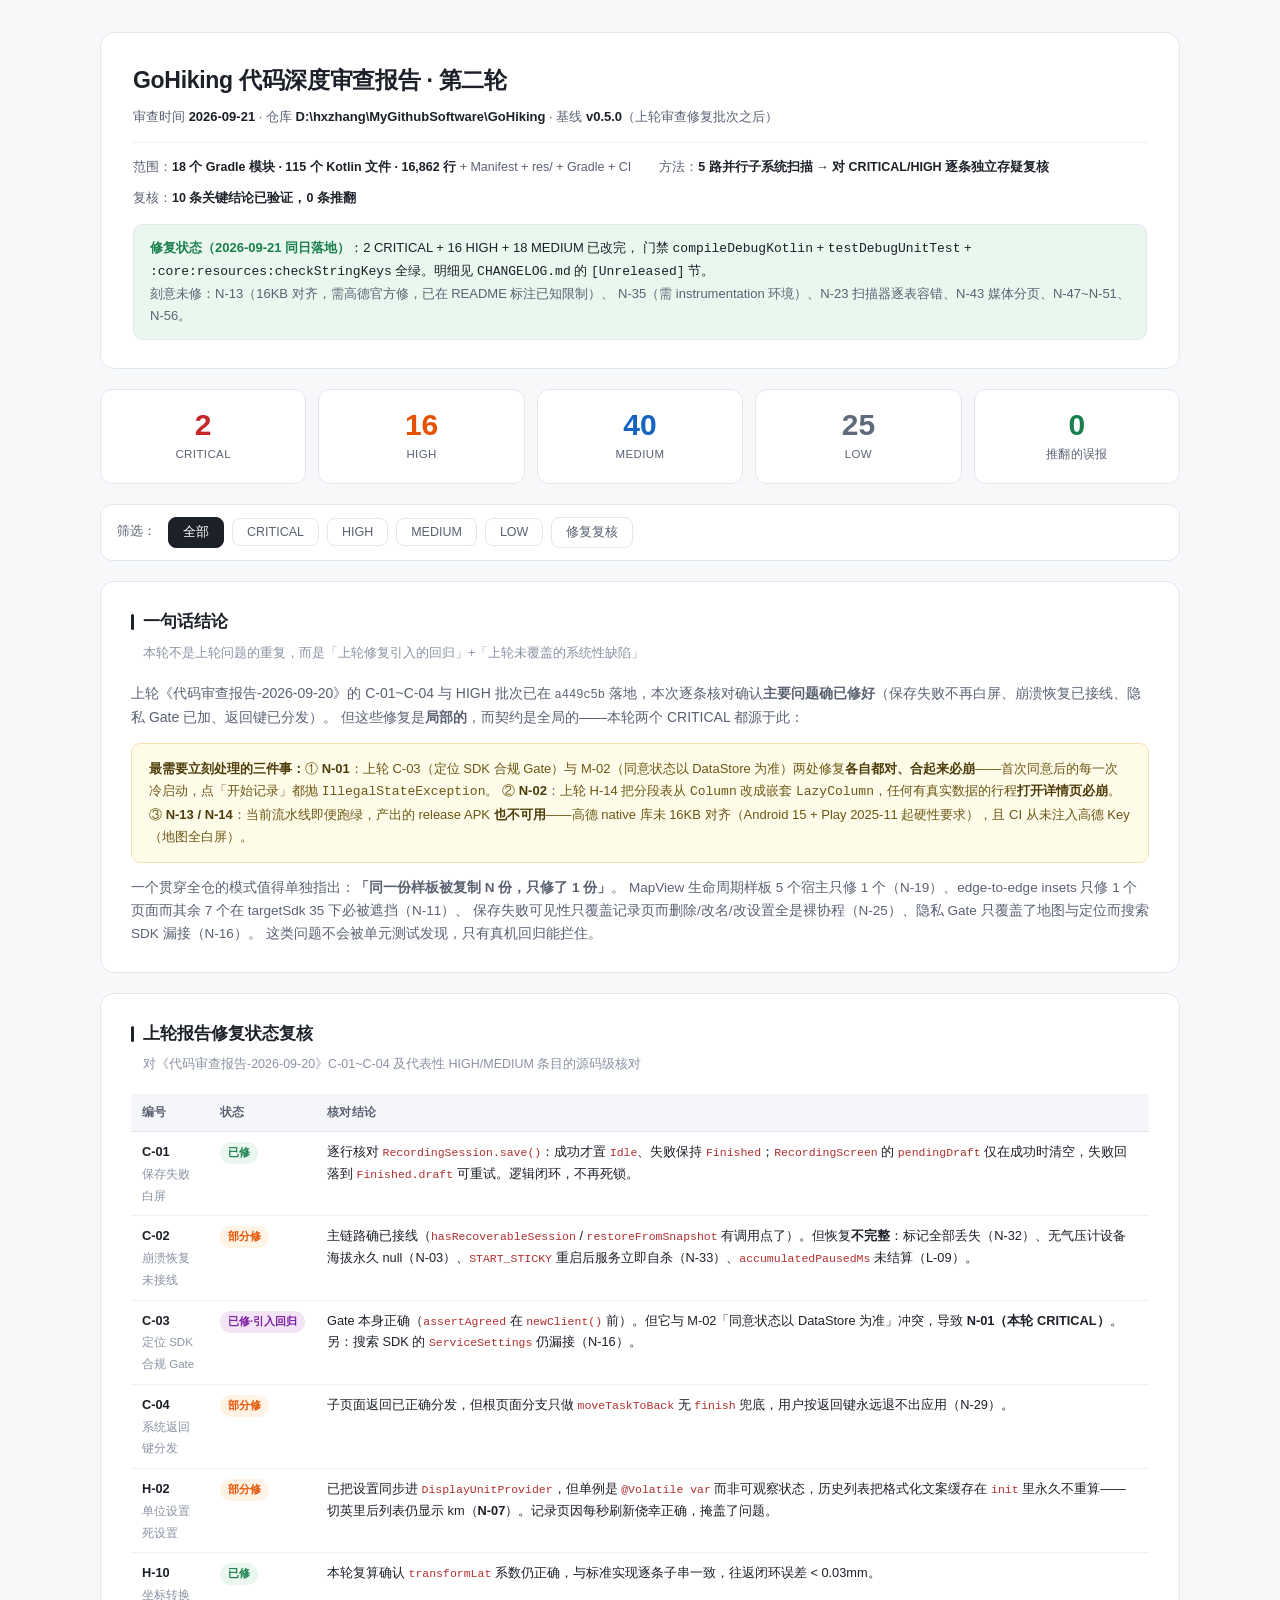
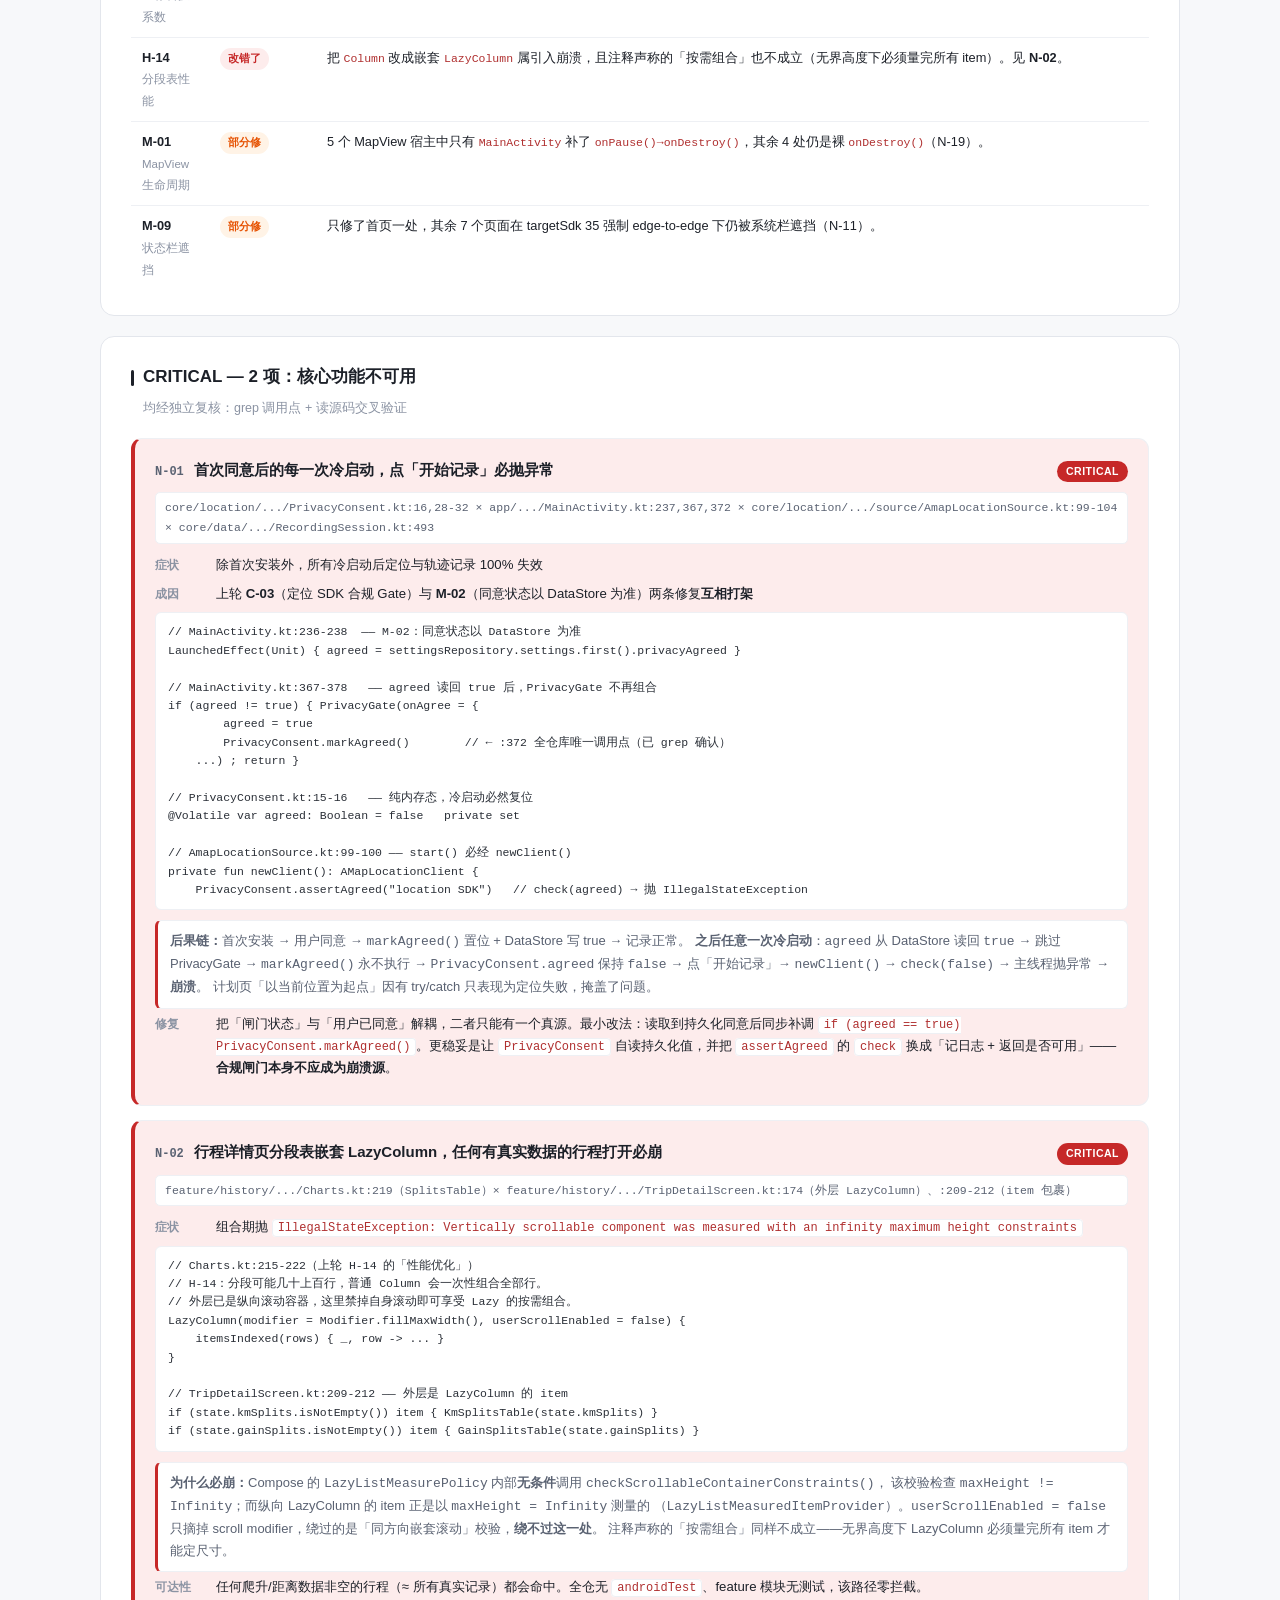
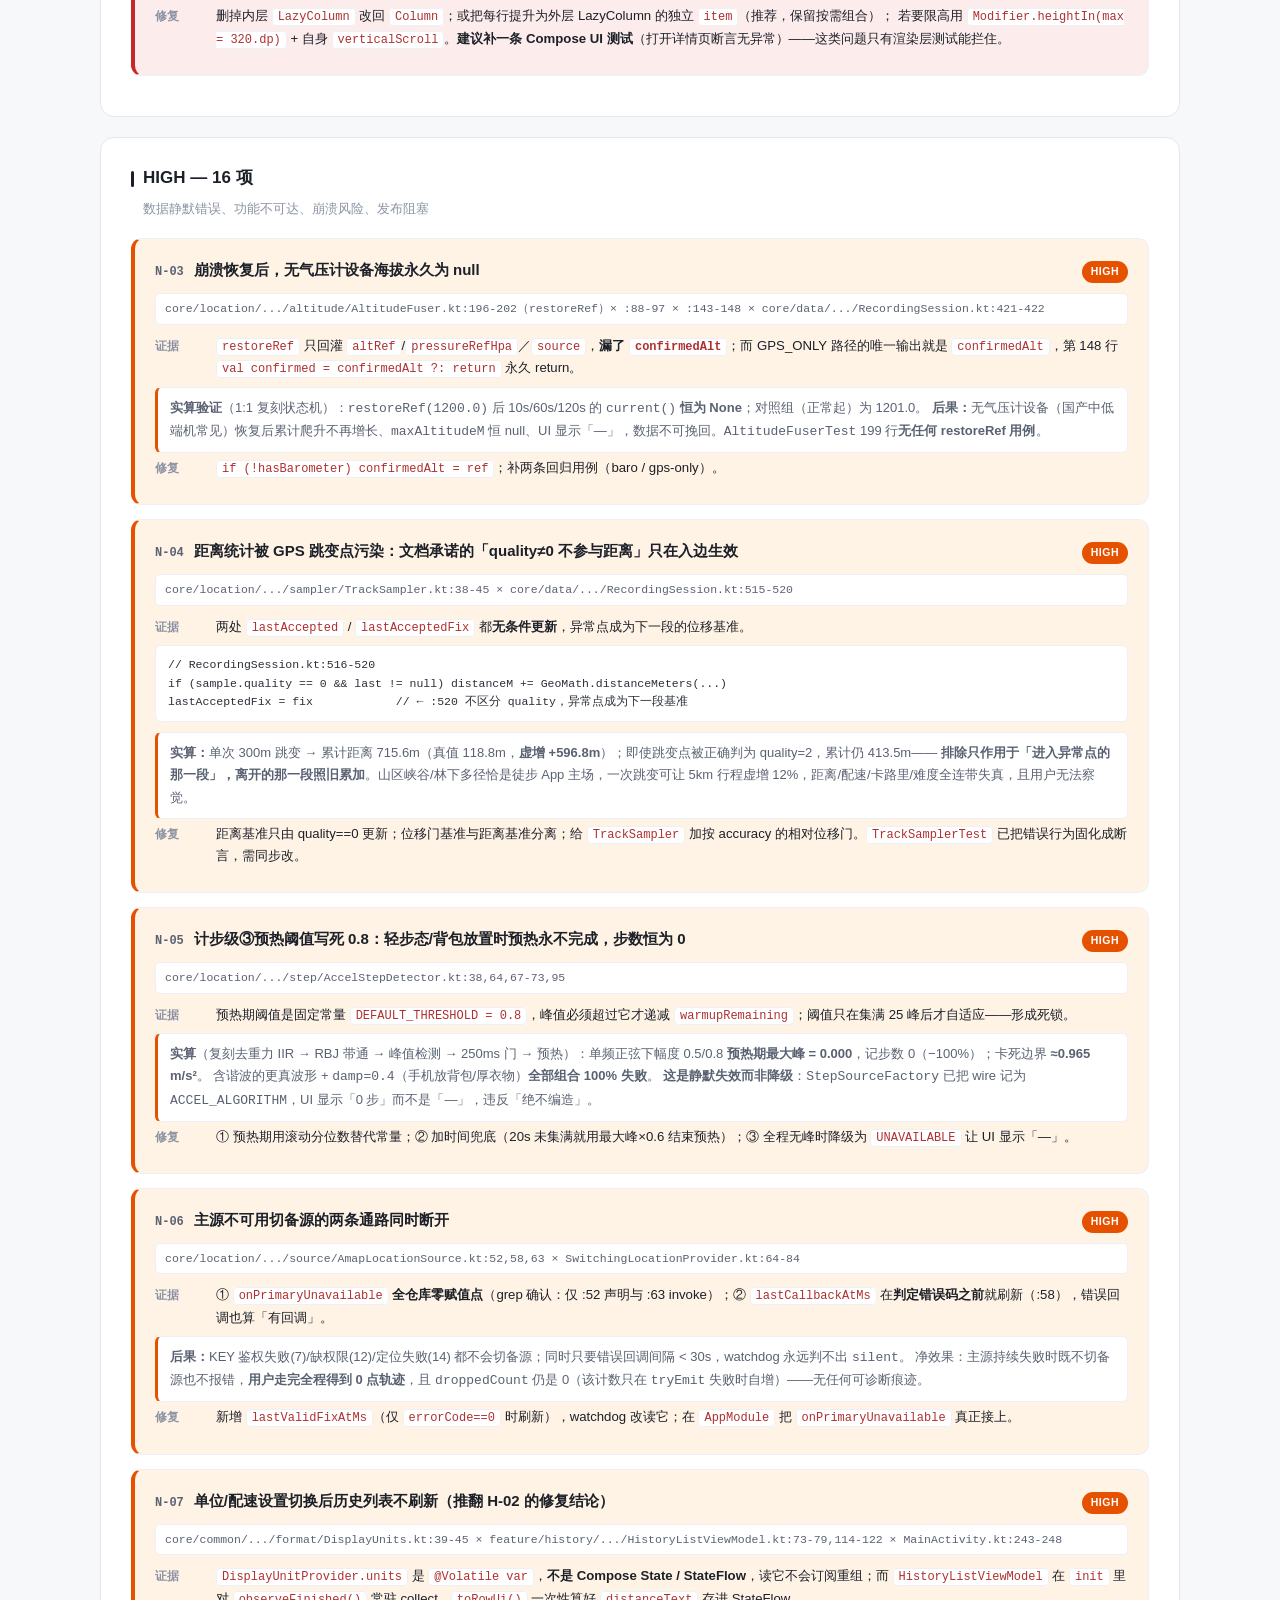
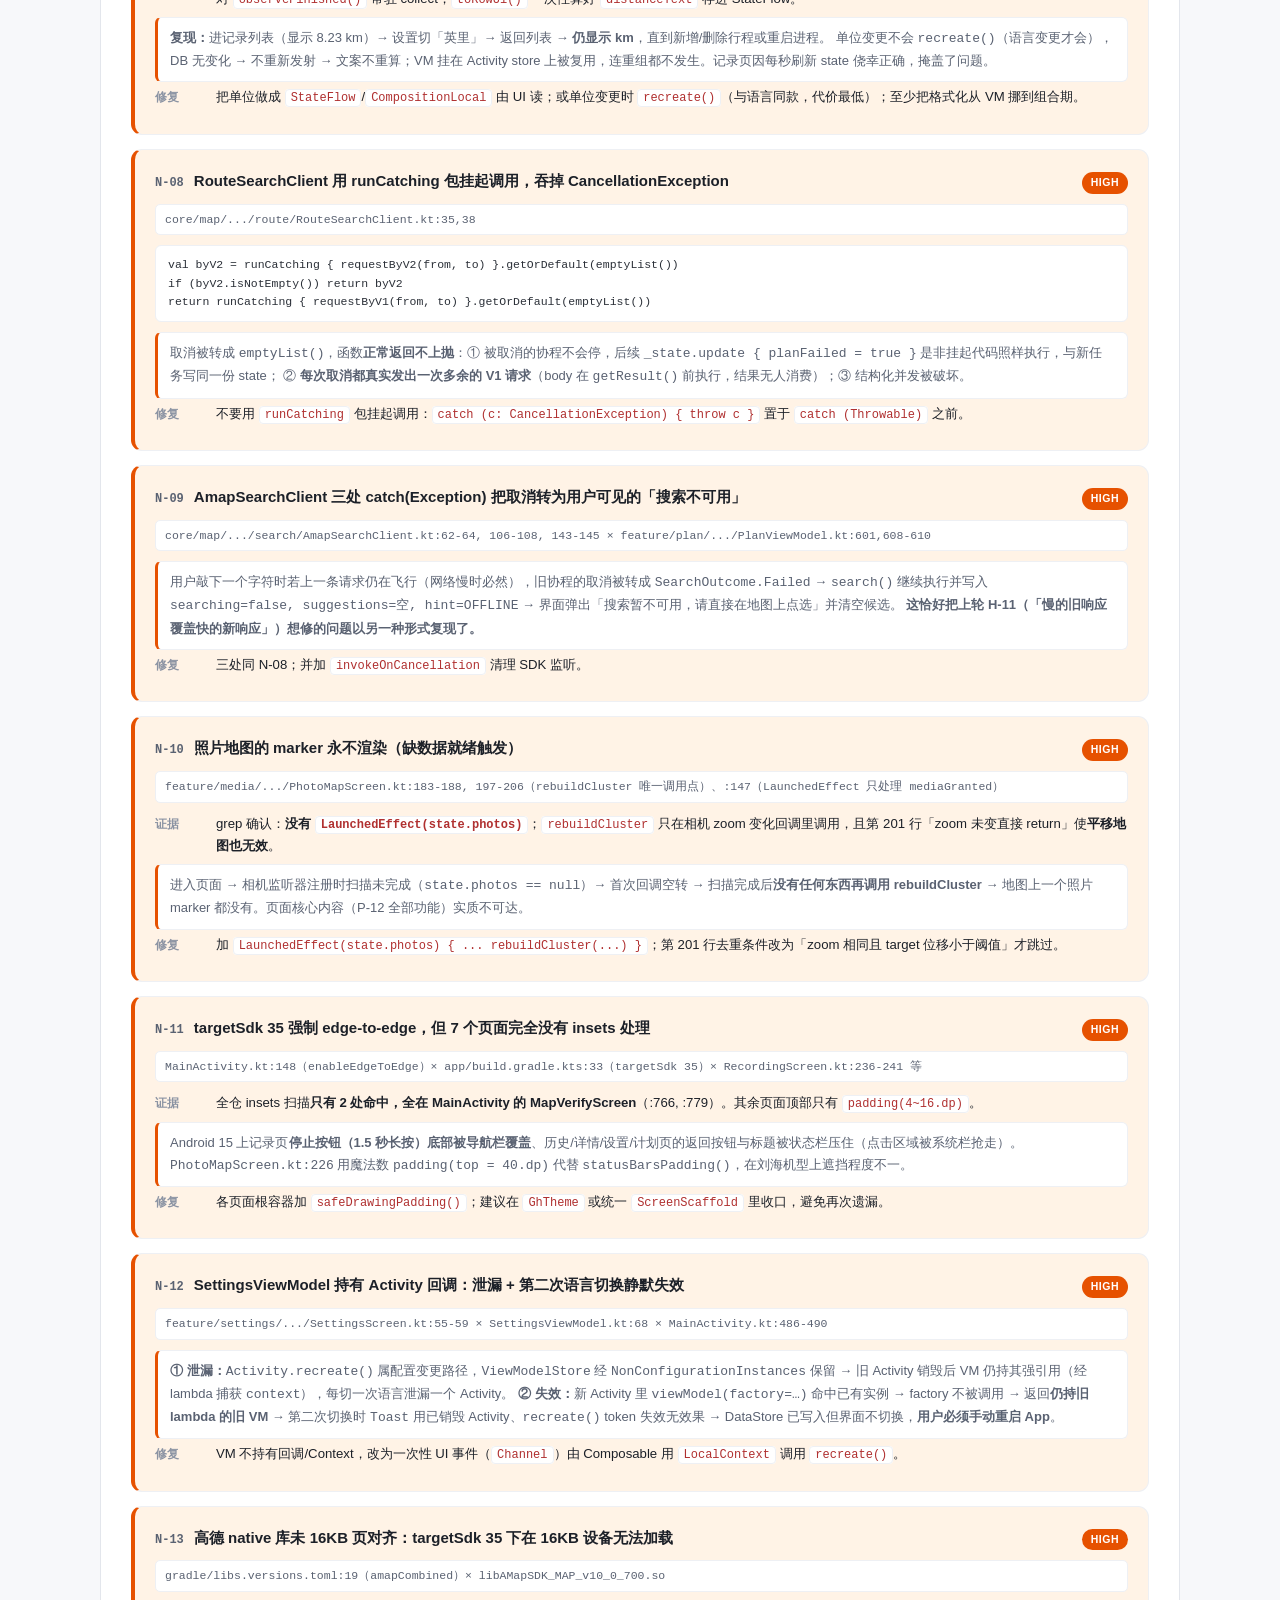
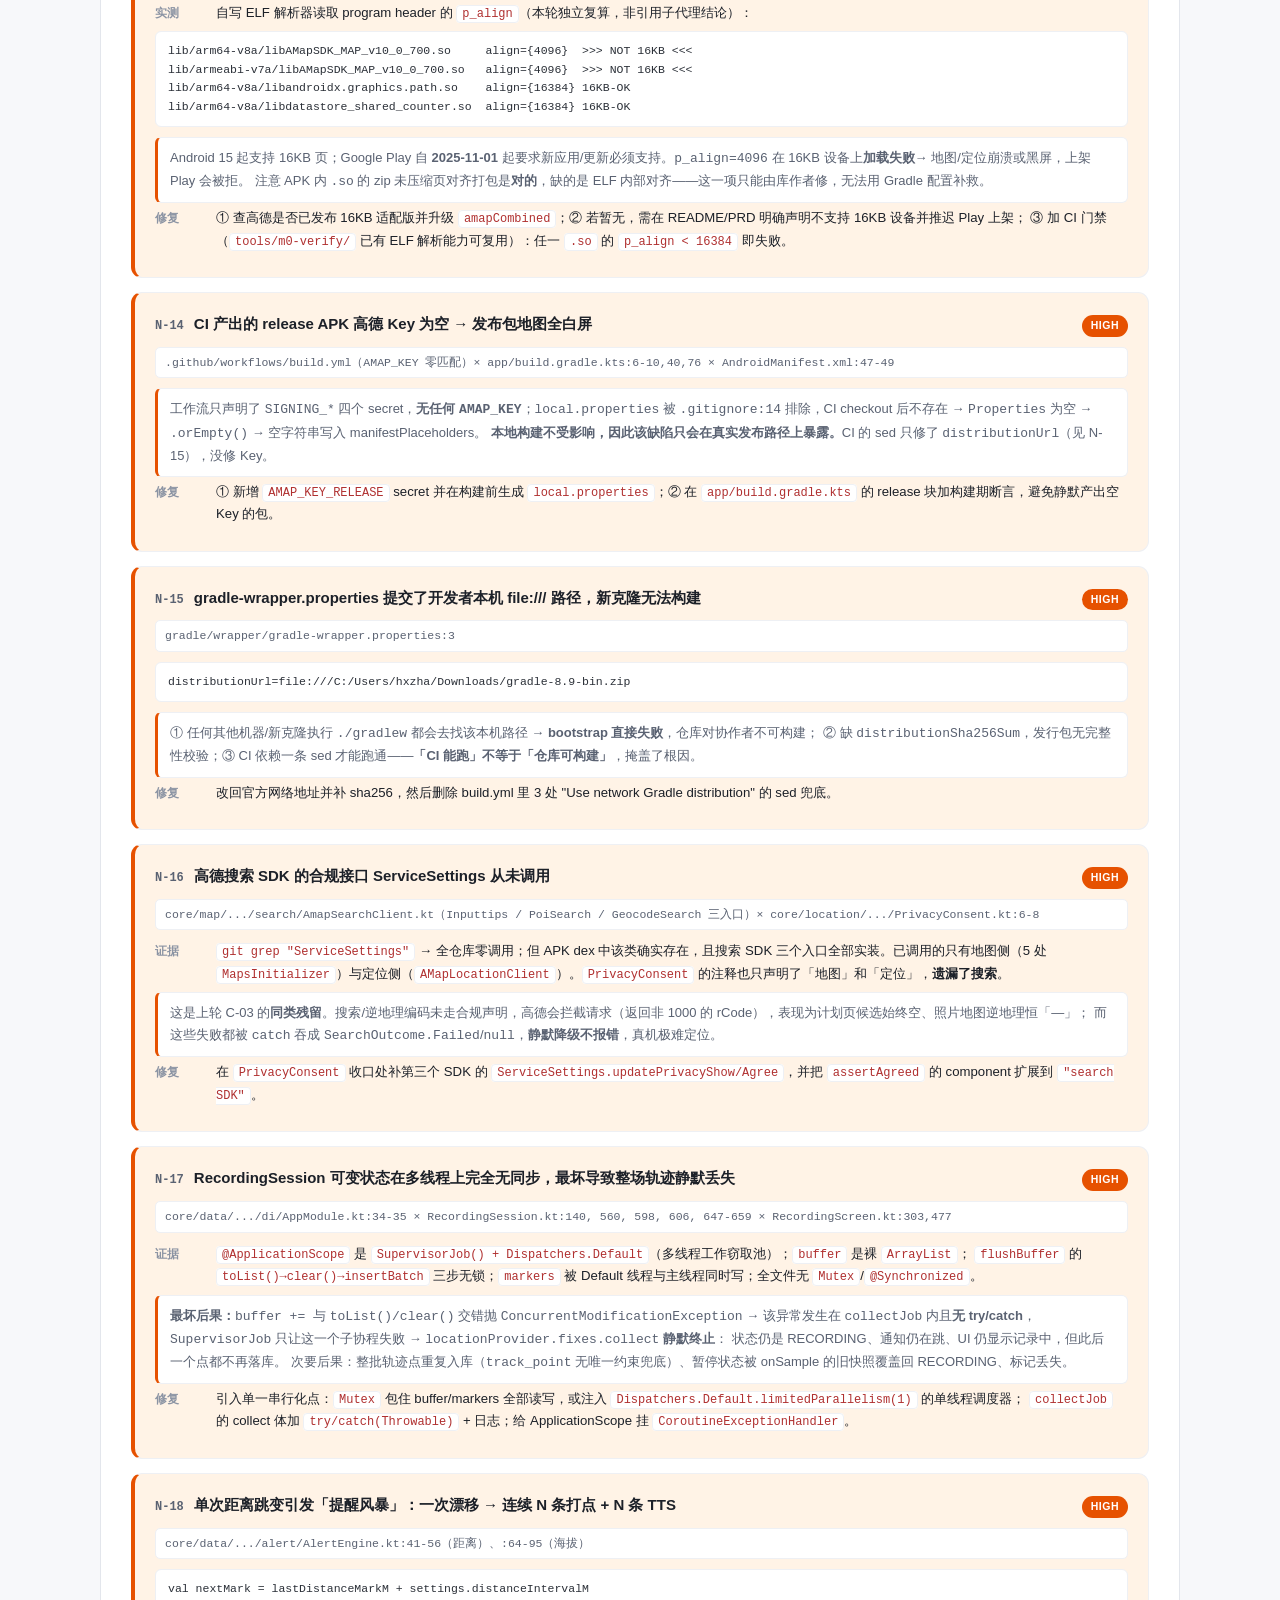
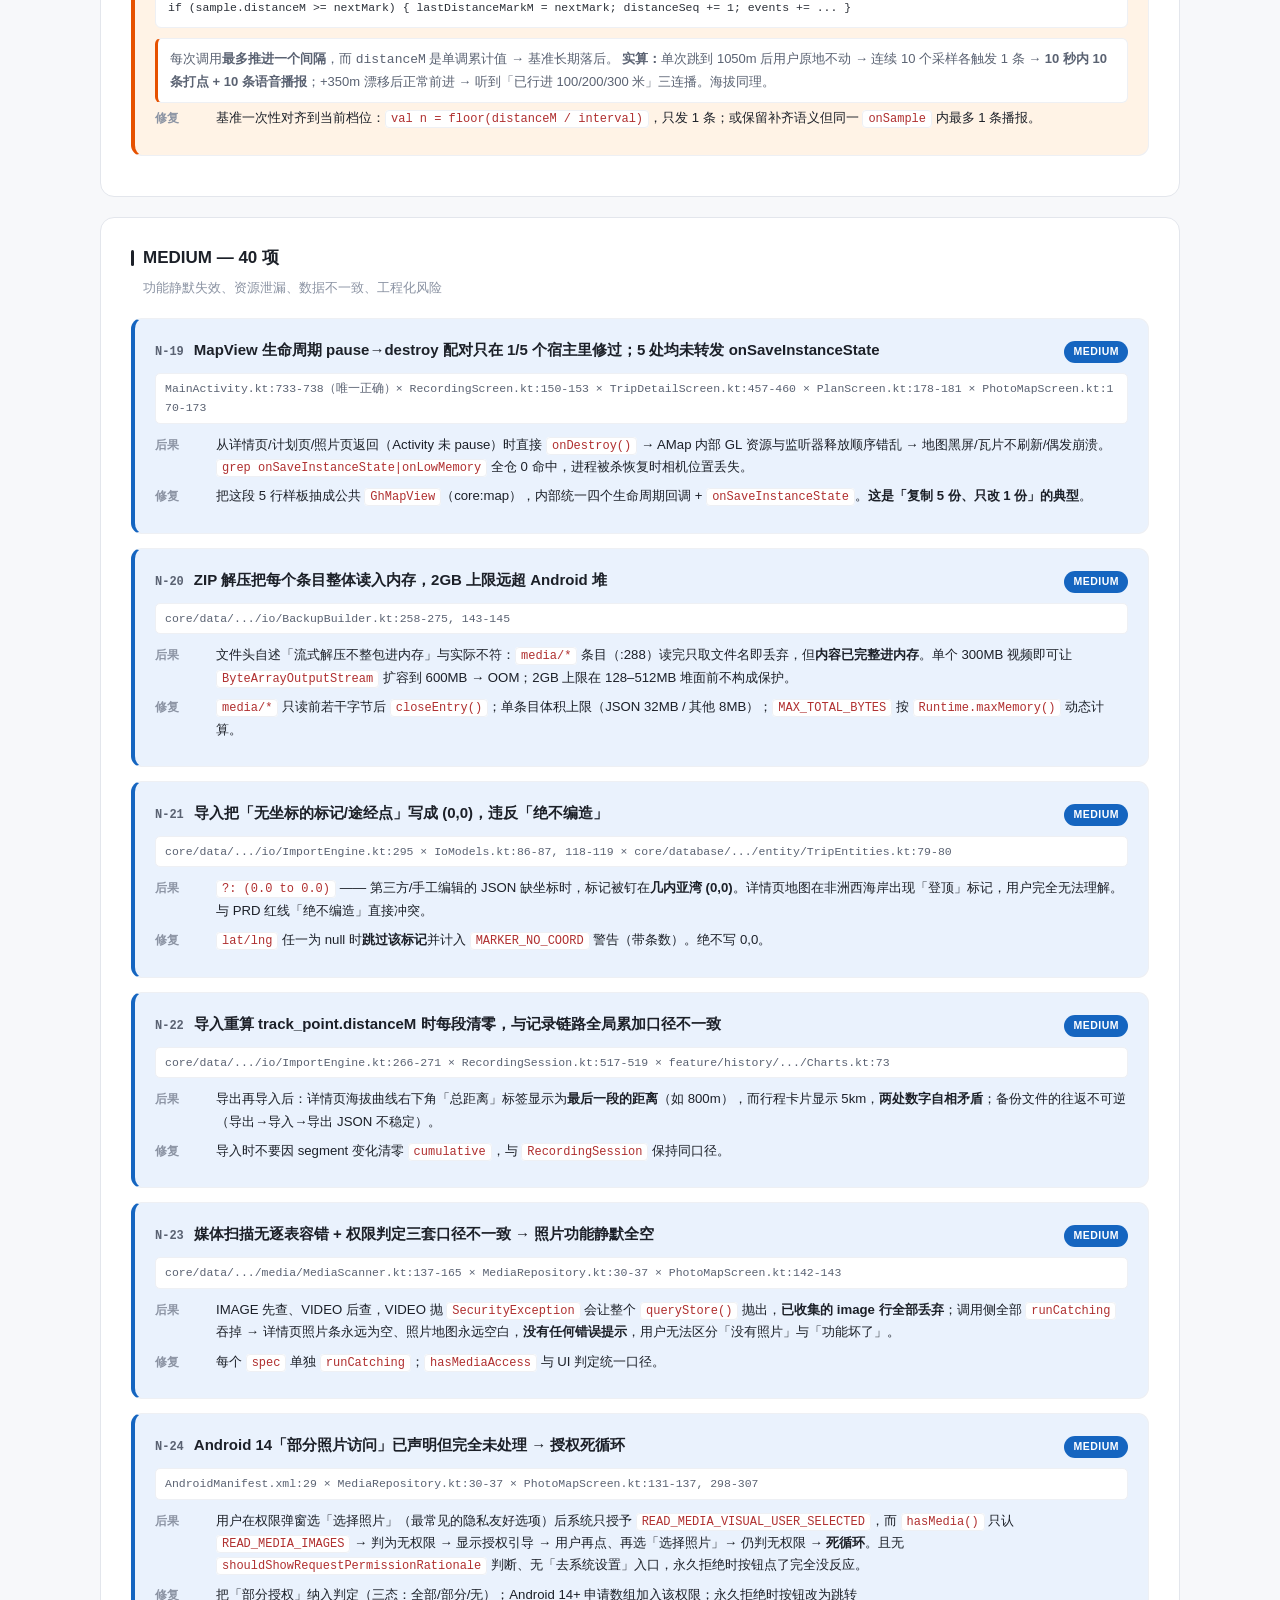
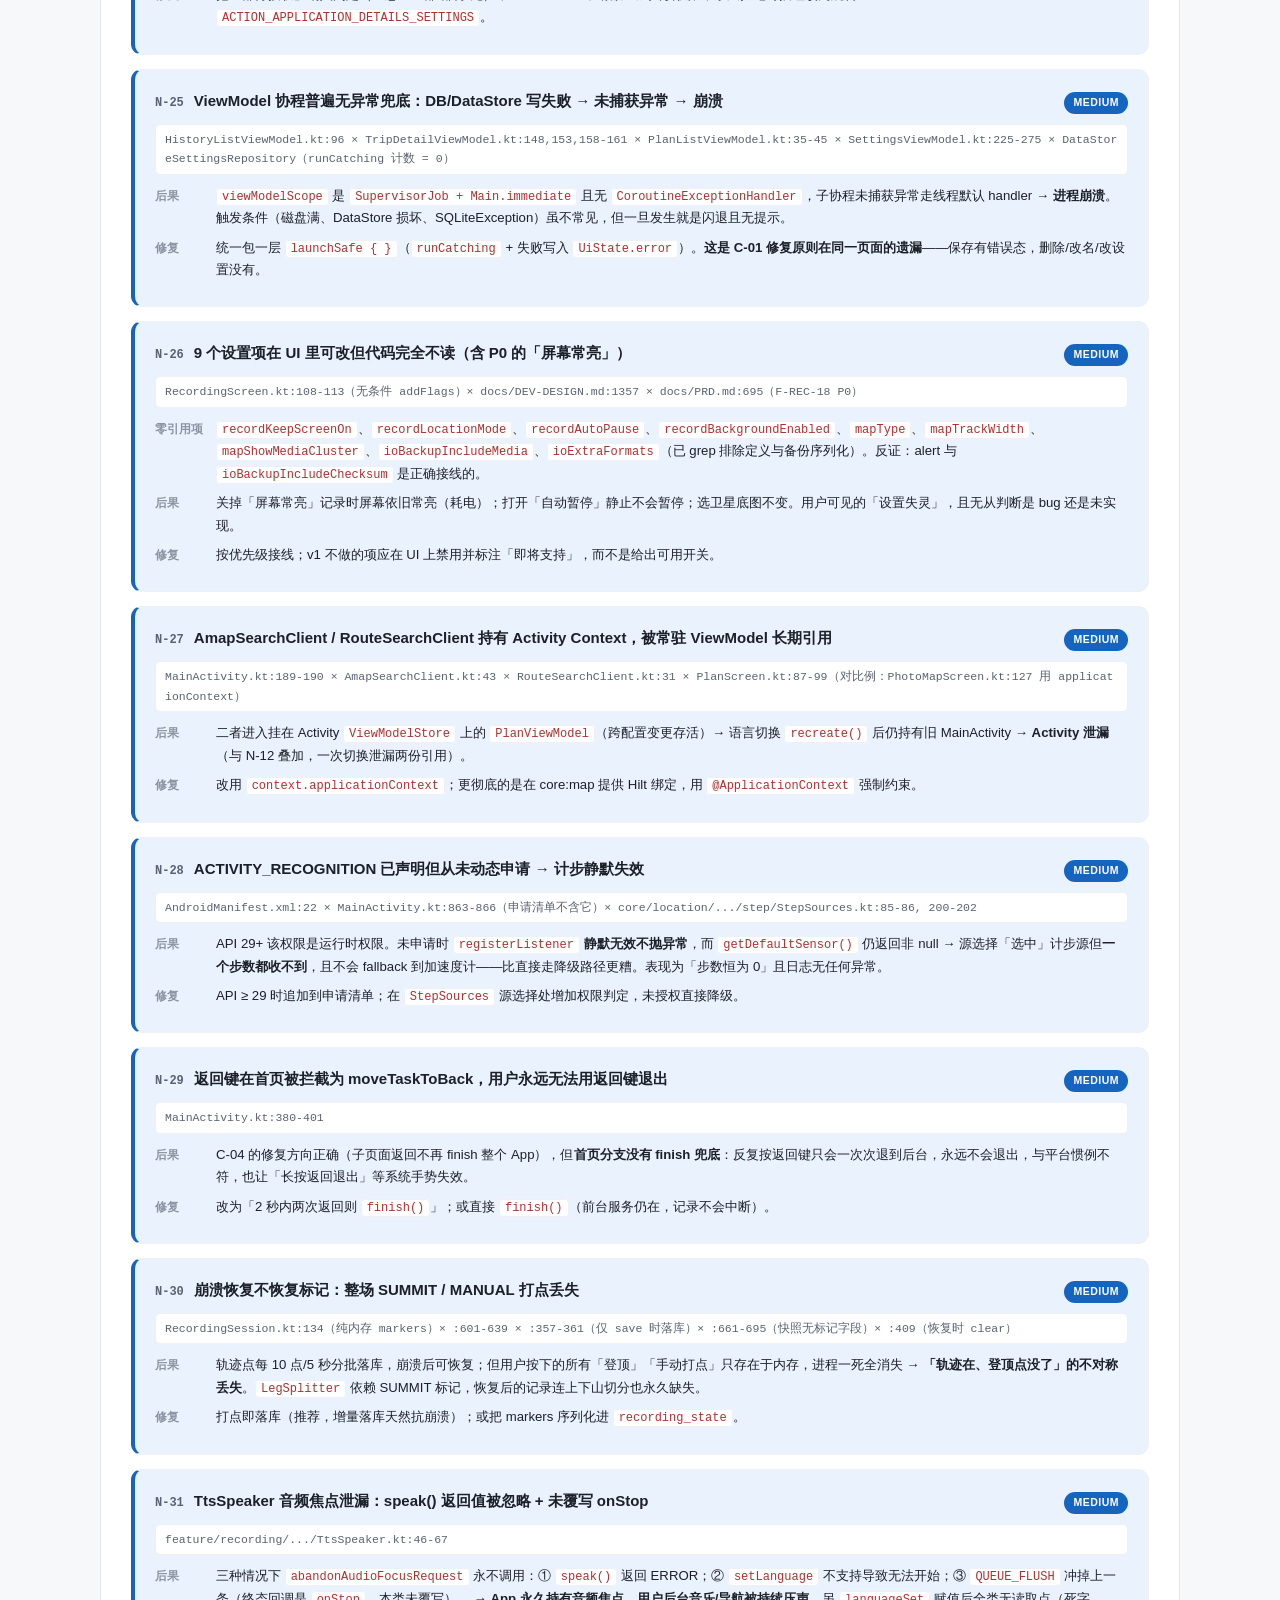
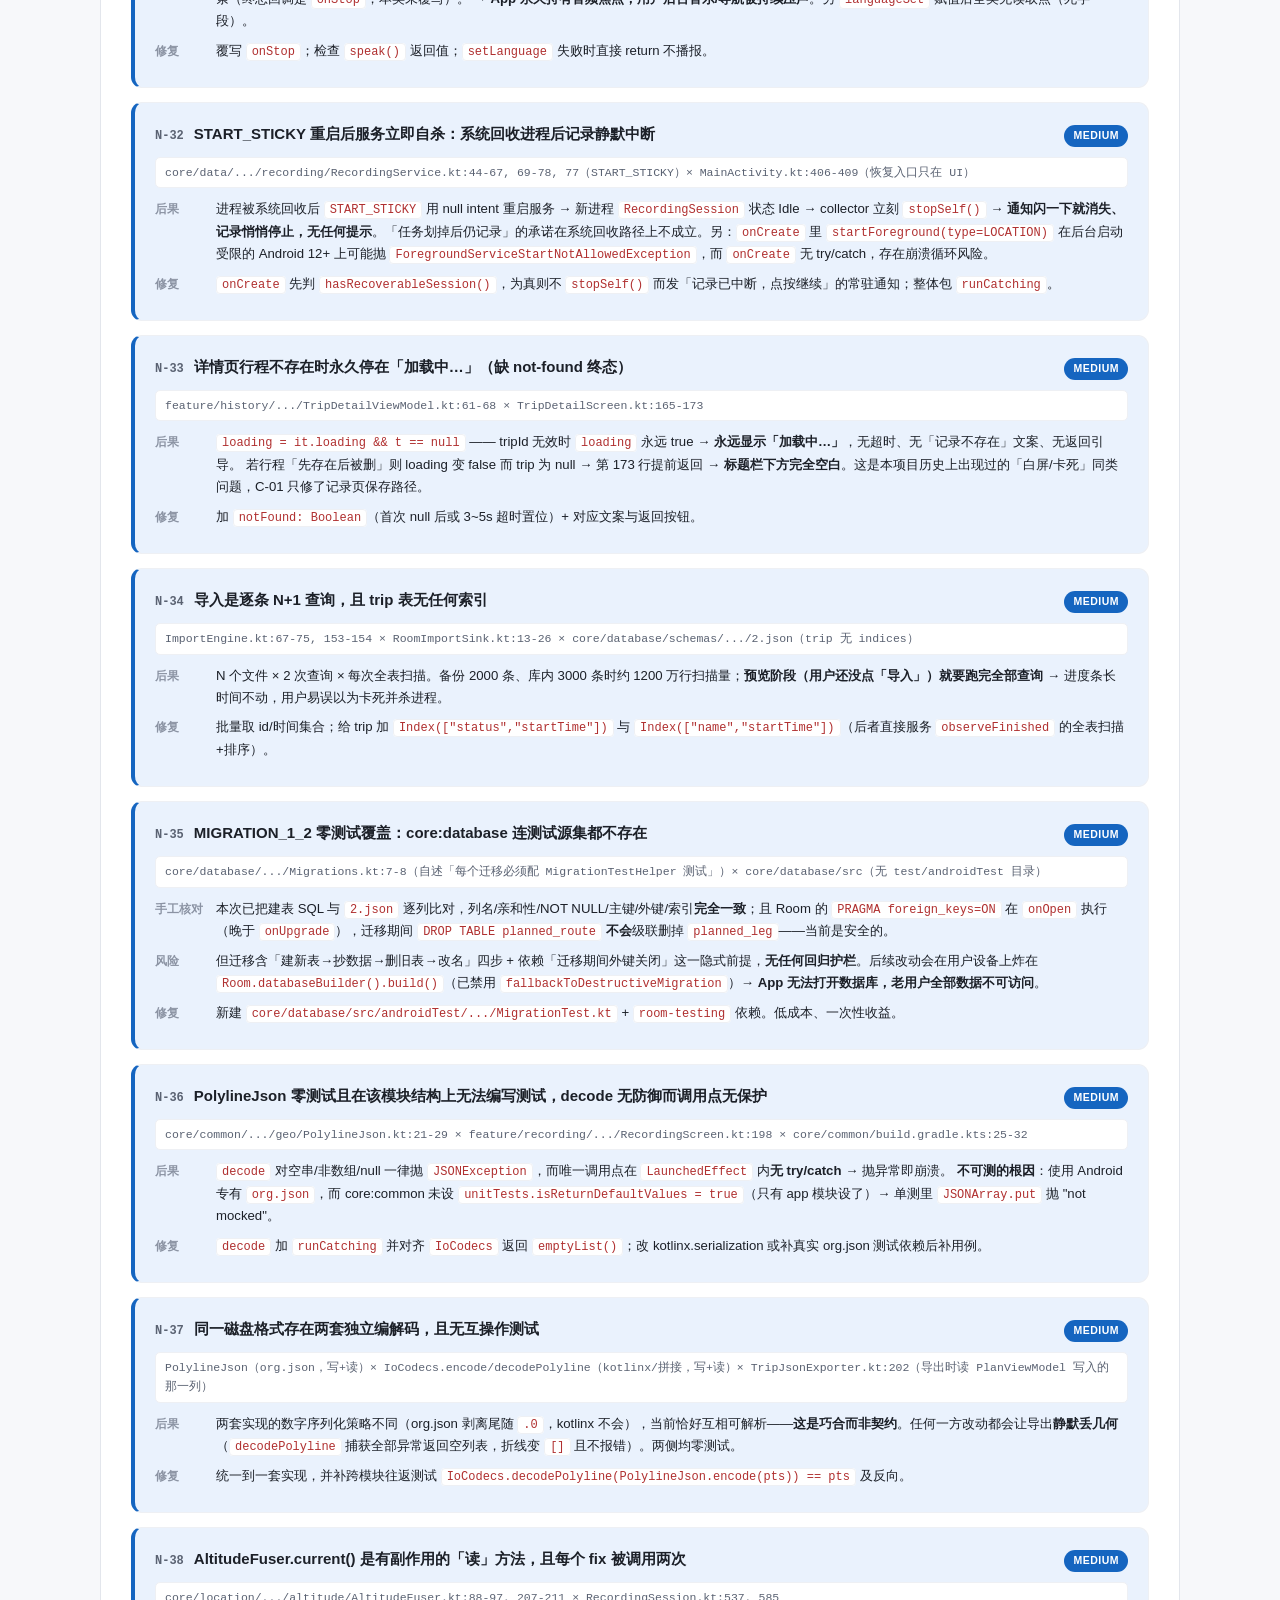
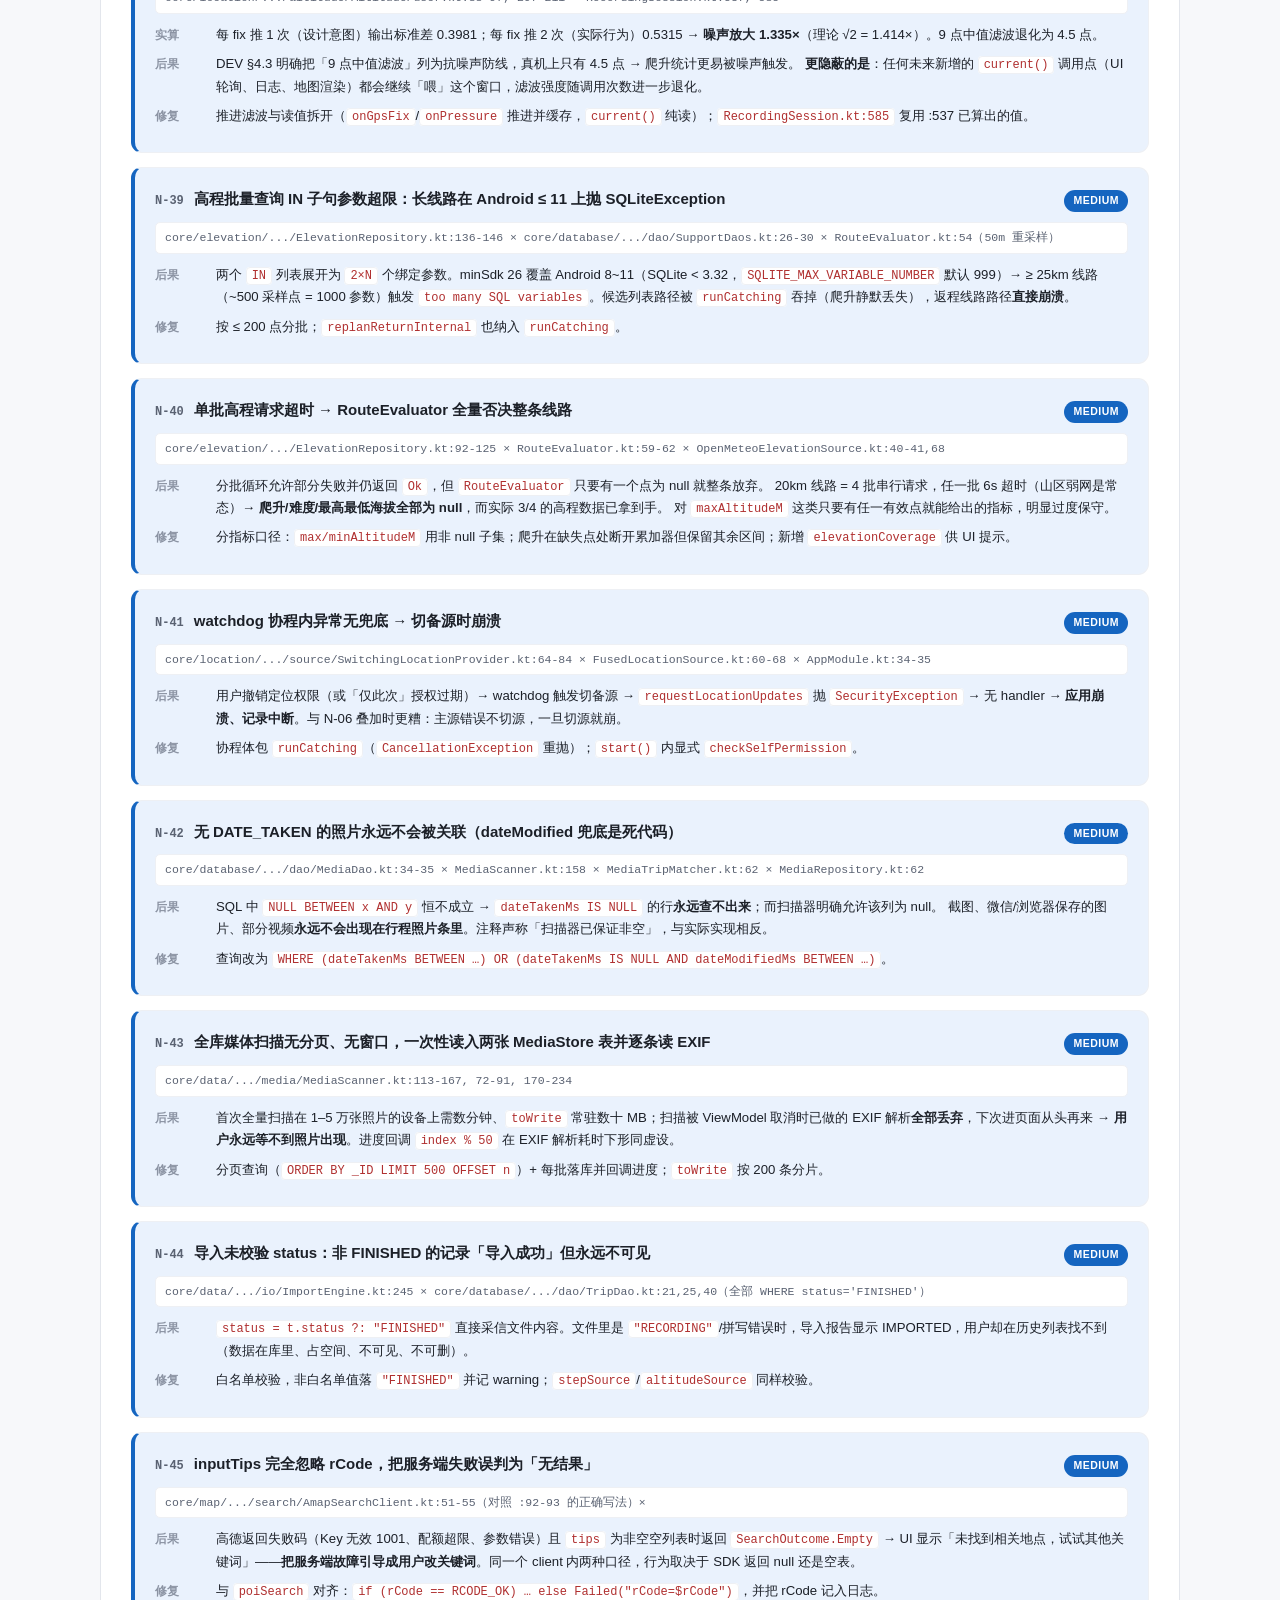
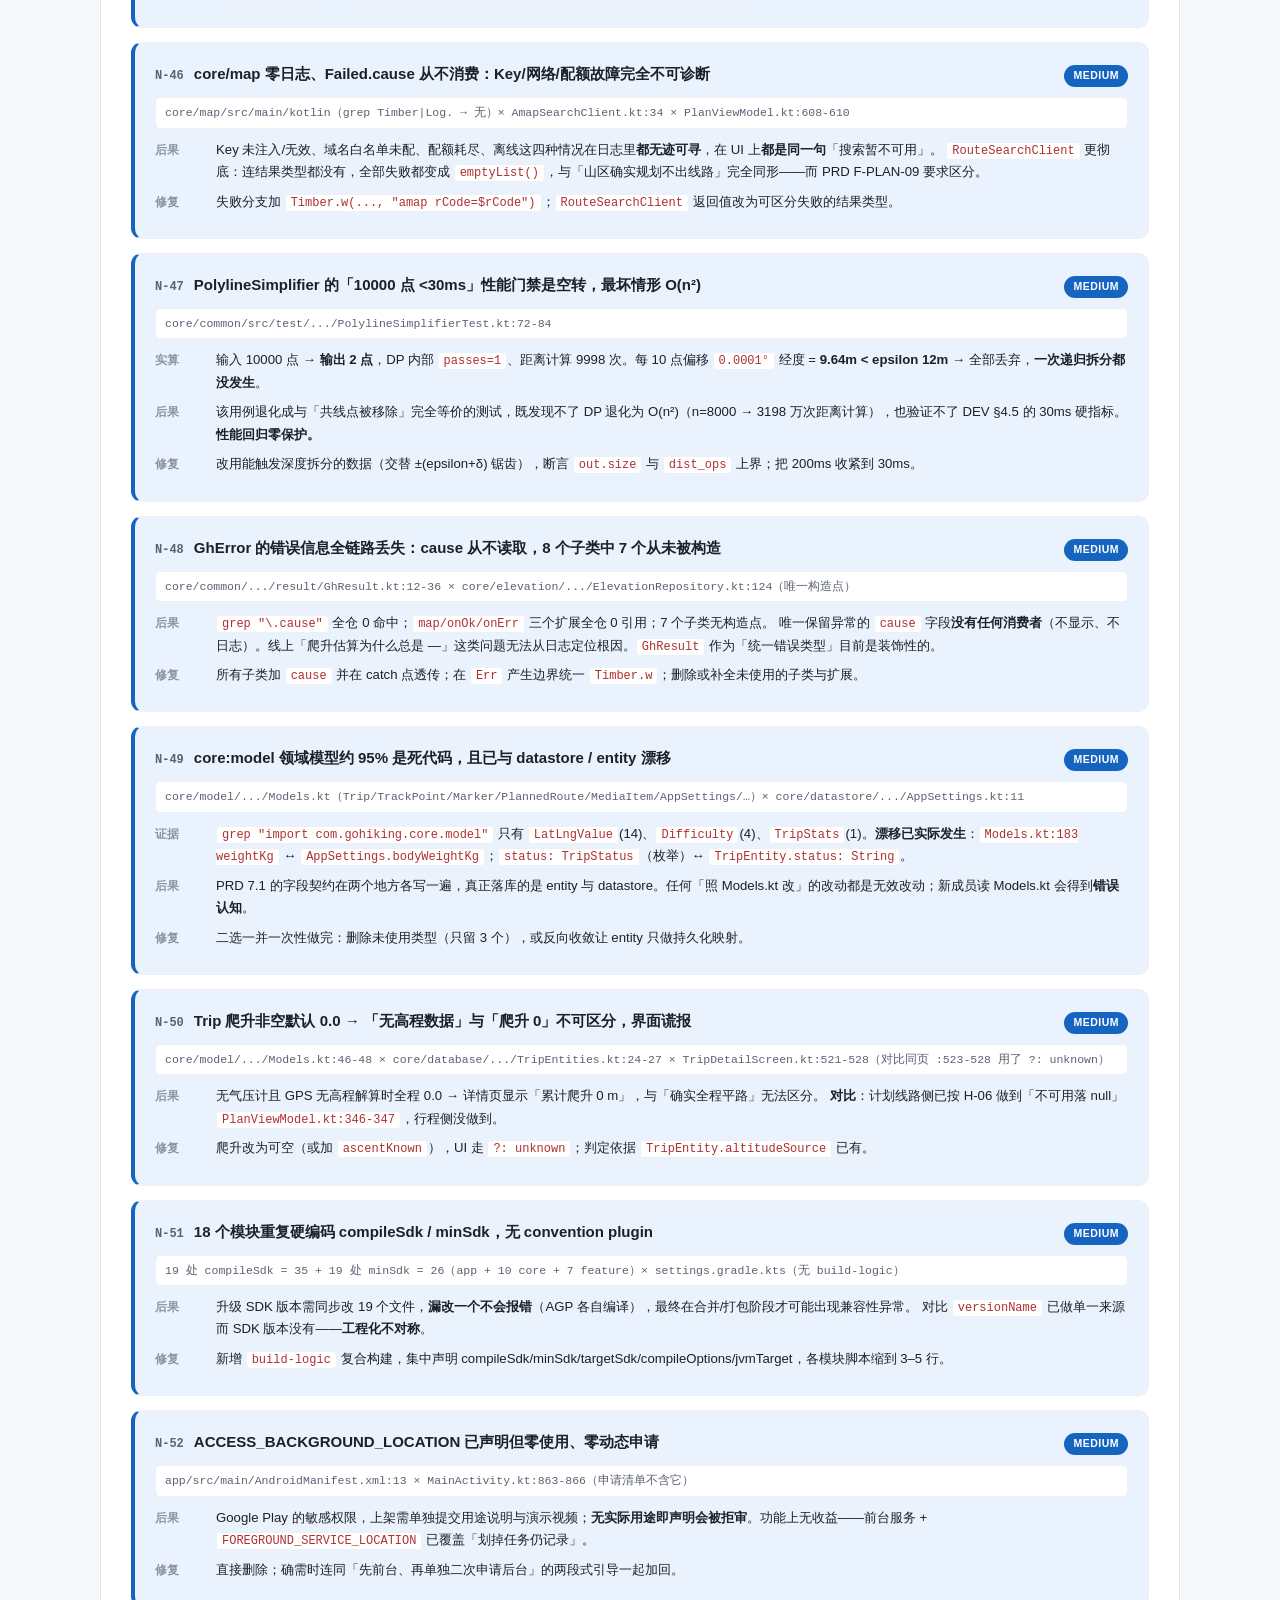
<file: GoHiking-代码审查报告-2026-09-21.html>
<!DOCTYPE html>
<html lang="zh-CN">
<head>
<meta charset="UTF-8">
<meta name="viewport" content="width=device-width, initial-scale=1.0">
<title>GoHiking 代码深度审查报告 · 2026-09-21（第二轮）</title>
<style>
:root{
  --bg:#f7f8fa; --card:#ffffff; --bd:#e3e6ec; --bd2:#eef0f4;
  --tx:#1c2028; --tx2:#5a6272; --tx3:#8b93a3;
  --crit:#c62828; --crit-bg:#fdecec; --crit-bd:#f3c2c2;
  --high:#e65100; --high-bg:#fff3e6; --high-bd:#f7d5b0;
  --med:#1565c0; --med-bg:#eaf2fd; --med-bd:#c2daf5;
  --low:#5f6b7a; --low-bg:#f1f3f6; --low-bd:#dde1e7;
  --ok:#1b7f4d; --ok-bg:#e9f7ef;
  --mono:"JetBrains Mono",Consolas,"Courier New",monospace;
}
*{box-sizing:border-box;margin:0;padding:0}
body{background:var(--bg);color:var(--tx);
  font-family:-apple-system,BlinkMacSystemFont,"Segoe UI","PingFang SC","Microsoft YaHei",sans-serif;
  font-size:14px;line-height:1.7;padding:32px 20px 80px}
.wrap{max-width:1080px;margin:0 auto}
header{background:var(--card);border:1px solid var(--bd);border-radius:14px;padding:28px 32px;margin-bottom:20px}
h1{font-size:23px;font-weight:700;letter-spacing:-.3px;margin-bottom:6px}
.sub{color:var(--tx2);font-size:13px}
.sub b{color:var(--tx);font-weight:600}
.meta{margin-top:14px;padding-top:14px;border-top:1px solid var(--bd2);
  display:flex;flex-wrap:wrap;gap:10px 28px;font-size:12.5px;color:var(--tx2)}
.meta span b{color:var(--tx);font-weight:600}

.stats{display:grid;grid-template-columns:repeat(auto-fit,minmax(140px,1fr));gap:12px;margin-bottom:20px}
.st{background:var(--card);border:1px solid var(--bd);border-radius:12px;padding:18px 20px;text-align:center}
.st .n{font-size:30px;font-weight:700;line-height:1.1}
.st .l{font-size:11.5px;color:var(--tx2);margin-top:4px;letter-spacing:.4px}
.st.c .n{color:var(--crit)} .st.h .n{color:var(--high)}
.st.m .n{color:var(--med)} .st.l .n{color:var(--low)} .st.o .n{color:var(--ok)}

.bar{background:var(--card);border:1px solid var(--bd);border-radius:12px;padding:12px 16px;margin-bottom:20px;
  display:flex;flex-wrap:wrap;gap:8px;align-items:center}
.bar .lb{font-size:12.5px;color:var(--tx2);margin-right:4px}
.btn{border:1px solid var(--bd);background:#fff;color:var(--tx2);border-radius:8px;
  padding:6px 14px;font-size:12.5px;cursor:pointer;font-family:inherit;transition:.15s}
.btn:hover{border-color:#c3c9d4;color:var(--tx)}
.btn.on{background:var(--tx);color:#fff;border-color:var(--tx)}

section{background:var(--card);border:1px solid var(--bd);border-radius:14px;padding:26px 30px;margin-bottom:20px}
h2{font-size:17px;font-weight:700;margin-bottom:6px;display:flex;align-items:center;gap:9px}
h2::before{content:"";width:3px;height:16px;background:var(--tx);border-radius:2px}
.h2sub{font-size:12.5px;color:var(--tx3);margin-bottom:18px;padding-left:12px}

.item{border:1px solid var(--bd2);border-radius:11px;padding:18px 20px;margin-bottom:14px;background:#fcfcfd}
.item.C{border-left:4px solid var(--crit);background:var(--crit-bg)}
.item.H{border-left:4px solid var(--high);background:var(--high-bg)}
.item.M{border-left:4px solid var(--med);background:var(--med-bg)}
.item.L{border-left:4px solid var(--low);background:var(--low-bg)}
.ihead{display:flex;align-items:baseline;gap:10px;flex-wrap:wrap;margin-bottom:10px}
.id{font-family:var(--mono);font-size:12px;font-weight:700;color:var(--tx2)}
.it{font-size:15px;font-weight:650;flex:1;min-width:240px}
.tag{font-size:10.5px;font-weight:700;padding:2px 9px;border-radius:20px;letter-spacing:.5px;white-space:nowrap}
.tag.C{background:var(--crit);color:#fff}
.tag.H{background:var(--high);color:#fff}
.tag.M{background:var(--med);color:#fff}
.tag.L{background:var(--low);color:#fff}
.tag.OK{background:var(--ok);color:#fff}
.loc{font-family:var(--mono);font-size:11.5px;color:var(--tx2);background:#fff;
  border:1px solid var(--bd2);border-radius:5px;padding:5px 9px;display:block;margin-bottom:10px;word-break:break-all}
.row{display:flex;gap:9px;margin-bottom:7px;font-size:13.2px}
.row .k{color:var(--tx3);min-width:52px;font-size:11.5px;font-weight:600;padding-top:2px;flex-shrink:0}
.row .v{flex:1;color:var(--tx)}
.row .v code{font-family:var(--mono);font-size:12px;background:#fff;border:1px solid var(--bd2);
  padding:1px 5px;border-radius:4px;color:#b03030}
pre{font-family:var(--mono);font-size:11.5px;background:#fff;border:1px solid var(--bd2);
  border-radius:6px;padding:10px 12px;overflow-x:auto;margin:6px 0 10px;color:#2b3038;line-height:1.6}
.chain{background:#fff;border:1px solid var(--bd2);border-left:3px solid var(--tx3);
  border-radius:6px;padding:9px 12px;font-size:13px;color:var(--tx2);margin:4px 0}
.item.C .chain{border-left-color:var(--crit)} .item.H .chain{border-left-color:var(--high)}

table{width:100%;border-collapse:collapse;font-size:12.8px;margin-top:8px}
th{background:#f4f6f9;text-align:left;padding:9px 11px;font-weight:650;
  border-bottom:1px solid var(--bd);color:var(--tx2);font-size:11.5px;letter-spacing:.3px}
td{padding:9px 11px;border-bottom:1px solid var(--bd2);vertical-align:top}
tr:last-child td{border-bottom:none}
td code{font-family:var(--mono);font-size:11.5px;color:#b03030}
.pill{font-size:10.5px;padding:2px 8px;border-radius:20px;font-weight:700;white-space:nowrap;display:inline-block}
.pill.fix{background:var(--ok-bg);color:var(--ok)}
.pill.part{background:var(--high-bg);color:var(--high)}
.pill.no{background:var(--crit-bg);color:var(--crit)}
.pill.reg{background:#f3e5f5;color:#7b1fa2}

.note{background:#fffbe9;border:1px solid #f2e2b0;border-radius:9px;padding:14px 17px;font-size:13px;color:#6b5714;margin:14px 0}
.note b{color:#4d3d0a}
ol.flow{counter-reset:f;list-style:none;margin-top:10px}
ol.flow li{counter-increment:f;position:relative;padding-left:34px;margin-bottom:11px;font-size:13.3px}
ol.flow li::before{content:counter(f);position:absolute;left:0;top:1px;width:22px;height:22px;
  background:var(--tx);color:#fff;border-radius:50%;font-size:11.5px;font-weight:700;
  display:flex;align-items:center;justify-content:center}
ol.flow li b{font-weight:650}
ol.flow li .why{color:var(--tx2);font-size:12.6px;display:block;margin-top:2px}
footer{text-align:center;color:var(--tx3);font-size:12px;padding:26px 0 0}
.hl{background:#fff3cd;padding:1px 4px;border-radius:3px}
</style>
</head>
<body>
<div class="wrap">

<header>
  <h1>GoHiking 代码深度审查报告 · 第二轮</h1>
  <div class="sub">审查时间 <b>2026-09-21</b> · 仓库 <b>D:\hxzhang\MyGithubSoftware\GoHiking</b> · 基线 <b>v0.5.0</b>（上轮审查修复批次之后）</div>
  <div class="meta">
    <span>范围：<b>18 个 Gradle 模块 · 115 个 Kotlin 文件 · 16,862 行</b> + Manifest + res/ + Gradle + CI</span>
    <span>方法：<b>5 路并行子系统扫描 → 对 CRITICAL/HIGH 逐条独立存疑复核</b></span>
    <span>复核：<b>10 条关键结论已验证，0 条推翻</b></span>
  </div>
  <div style="margin-top:14px;padding:12px 16px;border-radius:10px;background:var(--ok-bg);
              border:1px solid var(--bd);font-size:13px;color:var(--tx)">
    <b style="color:var(--ok)">修复状态（2026-09-21 同日落地）</b>：2 CRITICAL + 16 HIGH + 18 MEDIUM 已改完，
    门禁 <code>compileDebugKotlin</code> + <code>testDebugUnitTest</code> + <code>:core:resources:checkStringKeys</code>
    全绿。明细见 <code>CHANGELOG.md</code> 的 <code>[Unreleased]</code> 节。<br>
    <span style="color:var(--tx2)">刻意未修：N-13（16KB 对齐，需高德官方修，已在 README 标注已知限制）、
    N-35（需 instrumentation 环境）、N-23 扫描器逐表容错、N-43 媒体分页、N-47~N-51、N-56。</span>
  </div>
</header>

<div class="stats">
  <div class="st c"><div class="n">2</div><div class="l">CRITICAL</div></div>
  <div class="st h"><div class="n">16</div><div class="l">HIGH</div></div>
  <div class="st m"><div class="n">40</div><div class="l">MEDIUM</div></div>
  <div class="st l"><div class="n">25</div><div class="l">LOW</div></div>
  <div class="st o"><div class="n">0</div><div class="l">推翻的误报</div></div>
</div>

<div class="bar">
  <span class="lb">筛选：</span>
  <button class="btn on" data-f="all">全部</button>
  <button class="btn" data-f="C">CRITICAL</button>
  <button class="btn" data-f="H">HIGH</button>
  <button class="btn" data-f="M">MEDIUM</button>
  <button class="btn" data-f="L">LOW</button>
  <button class="btn" data-f="R">修复复核</button>
</div>

<!-- ============ 摘要 ============ -->
<section>
  <h2>一句话结论</h2>
  <div class="h2sub">本轮不是上轮问题的重复，而是「上轮修复引入的回归」+「上轮未覆盖的系统性缺陷」</div>
  <p style="font-size:14px;color:var(--tx2);margin-bottom:14px">
  上轮《代码审查报告-2026-09-20》的 C-01~C-04 与 HIGH 批次已在 <code style="font-family:var(--mono);font-size:12px">a449c5b</code> 落地，本次逐条核对确认<b>主要问题确已修好</b>（保存失败不再白屏、崩溃恢复已接线、隐私 Gate 已加、返回键已分发）。
  但这些修复是<b>局部的</b>，而契约是全局的——本轮两个 CRITICAL 都源于此：
  </p>
  <div class="note">
    <b>最需要立刻处理的三件事：</b>① <b>N-01</b>：上轮 C-03（定位 SDK 合规 Gate）与 M-02（同意状态以 DataStore 为准）两处修复<b>各自都对、合起来必崩</b>——首次同意后的每一次冷启动，点「开始记录」都抛 <code style="font-family:var(--mono)">IllegalStateException</code>。
    ② <b>N-02</b>：上轮 H-14 把分段表从 <code style="font-family:var(--mono)">Column</code> 改成嵌套 <code style="font-family:var(--mono)">LazyColumn</code>，任何有真实数据的行程<b>打开详情页必崩</b>。
    ③ <b>N-13 / N-14</b>：当前流水线即便跑绿，产出的 release APK <b>也不可用</b>——高德 native 库未 16KB 对齐（Android 15 + Play 2025-11 起硬性要求），且 CI 从未注入高德 Key（地图全白屏）。
  </div>
  <p style="font-size:13.5px;color:var(--tx2)">
  一个贯穿全仓的模式值得单独指出：<b>「同一份样板被复制 N 份，只修了 1 份」</b>。
  MapView 生命周期样板 5 个宿主只修 1 个（N-19）、edge-to-edge insets 只修 1 个页面而其余 7 个在 targetSdk 35 下必被遮挡（N-11）、
  保存失败可见性只覆盖记录页而删除/改名/改设置全是裸协程（N-25）、隐私 Gate 只覆盖了地图与定位而搜索 SDK 漏接（N-16）。
  这类问题不会被单元测试发现，只有真机回归能拦住。
  </p>
</section>

<!-- ============ 修复复核 ============ -->
<section data-sec="R">
  <h2>上轮报告修复状态复核</h2>
  <div class="h2sub">对《代码审查报告-2026-09-20》C-01~C-04 及代表性 HIGH/MEDIUM 条目的源码级核对</div>
  <table>
    <thead><tr><th style="width:78px">编号</th><th style="width:88px">状态</th><th>核对结论</th></tr></thead>
    <tbody>
      <tr>
        <td><b>C-01</b><br><span style="color:var(--tx3);font-size:11.5px">保存失败白屏</span></td>
        <td><span class="pill fix">已修</span></td>
        <td>逐行核对 <code>RecordingSession.save()</code>：成功才置 <code>Idle</code>、失败保持 <code>Finished</code>；<code>RecordingScreen</code> 的 <code>pendingDraft</code> 仅在成功时清空，失败回落到 <code>Finished.draft</code> 可重试。逻辑闭环，不再死锁。</td>
      </tr>
      <tr>
        <td><b>C-02</b><br><span style="color:var(--tx3);font-size:11.5px">崩溃恢复未接线</span></td>
        <td><span class="pill part">部分修</span></td>
        <td>主链路确已接线（<code>hasRecoverableSession</code> / <code>restoreFromSnapshot</code> 有调用点了）。但恢复<b>不完整</b>：标记全部丢失（N-32）、无气压计设备海拔永久 null（N-03）、<code>START_STICKY</code> 重启后服务立即自杀（N-33）、<code>accumulatedPausedMs</code> 未结算（L-09）。</td>
      </tr>
      <tr>
        <td><b>C-03</b><br><span style="color:var(--tx3);font-size:11.5px">定位 SDK 合规 Gate</span></td>
        <td><span class="pill reg">已修·引入回归</span></td>
        <td>Gate 本身正确（<code>assertAgreed</code> 在 <code>newClient()</code> 前）。但它与 M-02「同意状态以 DataStore 为准」冲突，导致 <b>N-01（本轮 CRITICAL）</b>。另：搜索 SDK 的 <code>ServiceSettings</code> 仍漏接（N-16）。</td>
      </tr>
      <tr>
        <td><b>C-04</b><br><span style="color:var(--tx3);font-size:11.5px">系统返回键分发</span></td>
        <td><span class="pill part">部分修</span></td>
        <td>子页面返回已正确分发，但根页面分支只做 <code>moveTaskToBack</code> 无 <code>finish</code> 兜底，用户按返回键永远退不出应用（N-29）。</td>
      </tr>
      <tr>
        <td><b>H-02</b><br><span style="color:var(--tx3);font-size:11.5px">单位设置死设置</span></td>
        <td><span class="pill part">部分修</span></td>
        <td>已把设置同步进 <code>DisplayUnitProvider</code>，但单例是 <code>@Volatile var</code> 而非可观察状态，历史列表把格式化文案缓存在 <code>init</code> 里永久不重算——切英里后列表仍显示 km（<b>N-07</b>）。记录页因每秒刷新侥幸正确，掩盖了问题。</td>
      </tr>
      <tr>
        <td><b>H-10</b><br><span style="color:var(--tx3);font-size:11.5px">坐标转换系数</span></td>
        <td><span class="pill fix">已修</span></td>
        <td>本轮复算确认 <code>transformLat</code> 系数仍正确，与标准实现逐条子串一致，往返闭环误差 &lt; 0.03mm。</td>
      </tr>
      <tr>
        <td><b>H-14</b><br><span style="color:var(--tx3);font-size:11.5px">分段表性能</span></td>
        <td><span class="pill no">改错了</span></td>
        <td>把 <code>Column</code> 改成嵌套 <code>LazyColumn</code> 属引入崩溃，且注释声称的「按需组合」也不成立（无界高度下必须量完所有 item）。见 <b>N-02</b>。</td>
      </tr>
      <tr>
        <td><b>M-01</b><br><span style="color:var(--tx3);font-size:11.5px">MapView 生命周期</span></td>
        <td><span class="pill part">部分修</span></td>
        <td>5 个 MapView 宿主中只有 <code>MainActivity</code> 补了 <code>onPause()→onDestroy()</code>，其余 4 处仍是裸 <code>onDestroy()</code>（N-19）。</td>
      </tr>
      <tr>
        <td><b>M-09</b><br><span style="color:var(--tx3);font-size:11.5px">状态栏遮挡</span></td>
        <td><span class="pill part">部分修</span></td>
        <td>只修了首页一处，其余 7 个页面在 targetSdk 35 强制 edge-to-edge 下仍被系统栏遮挡（N-11）。</td>
      </tr>
    </tbody>
  </table>
</section>

<!-- ============ CRITICAL ============ -->
<section data-sec="C">
  <h2>CRITICAL — 2 项：核心功能不可用</h2>
  <div class="h2sub">均经独立复核：grep 调用点 + 读源码交叉验证</div>

  <div class="item C">
    <div class="ihead"><span class="id">N-01</span><span class="it">首次同意后的每一次冷启动，点「开始记录」必抛异常</span><span class="tag C">CRITICAL</span></div>
    <div class="loc">core/location/.../PrivacyConsent.kt:16,28-32 × app/.../MainActivity.kt:237,367,372 × core/location/.../source/AmapLocationSource.kt:99-104 × core/data/.../RecordingSession.kt:493</div>
    <div class="row"><span class="k">症状</span><span class="v">除首次安装外，所有冷启动后定位与轨迹记录 100% 失效</span></div>
    <div class="row"><span class="k">成因</span><span class="v">上轮 <b>C-03</b>（定位 SDK 合规 Gate）与 <b>M-02</b>（同意状态以 DataStore 为准）两条修复<b>互相打架</b></span></div>
    <pre>// MainActivity.kt:236-238  —— M-02：同意状态以 DataStore 为准
LaunchedEffect(Unit) { agreed = settingsRepository.settings.first().privacyAgreed }

// MainActivity.kt:367-378   —— agreed 读回 true 后，PrivacyGate 不再组合
if (agreed != true) { PrivacyGate(onAgree = {
        agreed = true
        PrivacyConsent.markAgreed()        // ← :372 全仓库唯一调用点（已 grep 确认）
    ...) ; return }

// PrivacyConsent.kt:15-16   —— 纯内存态，冷启动必然复位
@Volatile var agreed: Boolean = false   private set

// AmapLocationSource.kt:99-100 —— start() 必经 newClient()
private fun newClient(): AMapLocationClient {
    PrivacyConsent.assertAgreed("location SDK")   // check(agreed) → 抛 IllegalStateException</pre>
    <div class="chain"><b>后果链：</b>首次安装 → 用户同意 → <code>markAgreed()</code> 置位 + DataStore 写 true → 记录正常。
    <b>之后任意一次冷启动</b>：<code>agreed</code> 从 DataStore 读回 <code>true</code> → 跳过 PrivacyGate → <code>markAgreed()</code> 永不执行 →
    <code>PrivacyConsent.agreed</code> 保持 <code>false</code> → 点「开始记录」→ <code>newClient()</code> → <code>check(false)</code> → 主线程抛异常 → <b>崩溃</b>。
    计划页「以当前位置为起点」因有 try/catch 只表现为定位失败，掩盖了问题。</div>
    <div class="row"><span class="k">修复</span><span class="v">把「闸门状态」与「用户已同意」解耦，二者只能有一个真源。最小改法：读取到持久化同意后同步补调
      <code>if (agreed == true) PrivacyConsent.markAgreed()</code>。更稳妥是让 <code>PrivacyConsent</code> 自读持久化值，并把 <code>assertAgreed</code> 的 <code>check</code> 换成「记日志 + 返回是否可用」——<b>合规闸门本身不应成为崩溃源</b>。</span></div>
  </div>

  <div class="item C">
    <div class="ihead"><span class="id">N-02</span><span class="it">行程详情页分段表嵌套 LazyColumn，任何有真实数据的行程打开必崩</span><span class="tag C">CRITICAL</span></div>
    <div class="loc">feature/history/.../Charts.kt:219（SplitsTable）× feature/history/.../TripDetailScreen.kt:174（外层 LazyColumn）、:209-212（item 包裹）</div>
    <div class="row"><span class="k">症状</span><span class="v">组合期抛 <code>IllegalStateException: Vertically scrollable component was measured with an infinity maximum height constraints</code></span></div>
    <pre>// Charts.kt:215-222（上轮 H-14 的「性能优化」）
// H-14：分段可能几十上百行，普通 Column 会一次性组合全部行。
// 外层已是纵向滚动容器，这里禁掉自身滚动即可享受 Lazy 的按需组合。
LazyColumn(modifier = Modifier.fillMaxWidth(), userScrollEnabled = false) {
    itemsIndexed(rows) { _, row -> ... }
}

// TripDetailScreen.kt:209-212 —— 外层是 LazyColumn 的 item
if (state.kmSplits.isNotEmpty()) item { KmSplitsTable(state.kmSplits) }
if (state.gainSplits.isNotEmpty()) item { GainSplitsTable(state.gainSplits) }</pre>
    <div class="chain"><b>为什么必崩：</b>Compose 的 <code>LazyListMeasurePolicy</code> 内部<b>无条件</b>调用 <code>checkScrollableContainerConstraints()</code>，
    该校验检查 <code>maxHeight != Infinity</code>；而纵向 LazyColumn 的 item 正是以 <code>maxHeight = Infinity</code> 测量的
    （<code>LazyListMeasuredItemProvider</code>）。<code>userScrollEnabled = false</code> 只摘掉 scroll modifier，绕过的是「同方向嵌套滚动」校验，<b>绕不过这一处</b>。
    注释声称的「按需组合」同样不成立——无界高度下 LazyColumn 必须量完所有 item 才能定尺寸。</div>
    <div class="row"><span class="k">可达性</span><span class="v">任何爬升/距离数据非空的行程（≈ 所有真实记录）都会命中。全仓无 <code>androidTest</code>、feature 模块无测试，该路径零拦截。</span></div>
    <div class="row"><span class="k">修复</span><span class="v">删掉内层 <code>LazyColumn</code> 改回 <code>Column</code>；或把每行提升为外层 LazyColumn 的独立 <code>item</code>（推荐，保留按需组合）；
      若要限高用 <code>Modifier.heightIn(max = 320.dp)</code> + 自身 <code>verticalScroll</code>。<b>建议补一条 Compose UI 测试</b>（打开详情页断言无异常）——这类问题只有渲染层测试能拦住。</span></div>
  </div>
</section>

<!-- ============ HIGH ============ -->
<section data-sec="H">
  <h2>HIGH — 16 项</h2>
  <div class="h2sub">数据静默错误、功能不可达、崩溃风险、发布阻塞</div>

  <div class="item H">
    <div class="ihead"><span class="id">N-03</span><span class="it">崩溃恢复后，无气压计设备海拔永久为 null</span><span class="tag H">HIGH</span></div>
    <div class="loc">core/location/.../altitude/AltitudeFuser.kt:196-202（restoreRef）× :88-97 × :143-148 × core/data/.../RecordingSession.kt:421-422</div>
    <div class="row"><span class="k">证据</span><span class="v"><code>restoreRef</code> 只回灌 <code>altRef</code>/<code>pressureRefHpa</code>／<code>source</code>，<b>漏了 <code>confirmedAlt</code></b>；而 GPS_ONLY 路径的唯一输出就是 <code>confirmedAlt</code>，第 148 行 <code>val confirmed = confirmedAlt ?: return</code> 永久 return。</span></div>
    <div class="chain"><b>实算验证</b>（1:1 复刻状态机）：<code>restoreRef(1200.0)</code> 后 10s/60s/120s 的 <code>current()</code> <b>恒为 None</b>；对照组（正常起）为 1201.0。
    <b>后果：</b>无气压计设备（国产中低端机常见）恢复后累计爬升不再增长、<code>maxAltitudeM</code> 恒 null、UI 显示「—」，数据不可挽回。<code>AltitudeFuserTest</code> 199 行<b>无任何 restoreRef 用例</b>。</div>
    <div class="row"><span class="k">修复</span><span class="v"><code>if (!hasBarometer) confirmedAlt = ref</code>；补两条回归用例（baro / gps-only）。</span></div>
  </div>

  <div class="item H">
    <div class="ihead"><span class="id">N-04</span><span class="it">距离统计被 GPS 跳变点污染：文档承诺的「quality≠0 不参与距离」只在入边生效</span><span class="tag H">HIGH</span></div>
    <div class="loc">core/location/.../sampler/TrackSampler.kt:38-45 × core/data/.../RecordingSession.kt:515-520</div>
    <div class="row"><span class="k">证据</span><span class="v">两处 <code>lastAccepted</code> / <code>lastAcceptedFix</code> 都<b>无条件更新</b>，异常点成为下一段的位移基准。</span></div>
    <pre>// RecordingSession.kt:516-520
if (sample.quality == 0 && last != null) distanceM += GeoMath.distanceMeters(...)
lastAcceptedFix = fix            // ← :520 不区分 quality，异常点成为下一段基准</pre>
    <div class="chain"><b>实算：</b>单次 300m 跳变 → 累计距离 715.6m（真值 118.8m，<b>虚增 +596.8m</b>）；即使跳变点被正确判为 quality=2，累计仍 413.5m——
    <b>排除只作用于「进入异常点的那一段」，离开的那一段照旧累加</b>。山区峡谷/林下多径恰是徒步 App 主场，一次跳变可让 5km 行程虚增 12%，距离/配速/卡路里/难度全连带失真，且用户无法察觉。</div>
    <div class="row"><span class="k">修复</span><span class="v">距离基准只由 quality==0 更新；位移门基准与距离基准分离；给 <code>TrackSampler</code> 加按 accuracy 的相对位移门。<code>TrackSamplerTest</code> 已把错误行为固化成断言，需同步改。</span></div>
  </div>

  <div class="item H">
    <div class="ihead"><span class="id">N-05</span><span class="it">计步级③预热阈值写死 0.8：轻步态/背包放置时预热永不完成，步数恒为 0</span><span class="tag H">HIGH</span></div>
    <div class="loc">core/location/.../step/AccelStepDetector.kt:38,64,67-73,95</div>
    <div class="row"><span class="k">证据</span><span class="v">预热期阈值是固定常量 <code>DEFAULT_THRESHOLD = 0.8</code>，峰值必须超过它才递减 <code>warmupRemaining</code>；阈值只在集满 25 峰后才自适应——形成死锁。</span></div>
    <div class="chain"><b>实算</b>（复刻去重力 IIR → RBJ 带通 → 峰值检测 → 250ms 门 → 预热）：单频正弦下幅度 0.5/0.8 <b>预热期最大峰 = 0.000</b>，记步数 0（−100%）；卡死边界 <b>≈0.965 m/s²</b>。
    含谐波的更真波形 + <code>damp=0.4</code>（手机放背包/厚衣物）<b>全部组合 100% 失败</b>。
    <b>这是静默失效而非降级</b>：<code>StepSourceFactory</code> 已把 wire 记为 <code>ACCEL_ALGORITHM</code>，UI 显示「0 步」而不是「—」，违反「绝不编造」。</div>
    <div class="row"><span class="k">修复</span><span class="v">① 预热期用滚动分位数替代常量；② 加时间兜底（20s 未集满就用最大峰×0.6 结束预热）；③ 全程无峰时降级为 <code>UNAVAILABLE</code> 让 UI 显示「—」。</span></div>
  </div>

  <div class="item H">
    <div class="ihead"><span class="id">N-06</span><span class="it">主源不可用切备源的两条通路同时断开</span><span class="tag H">HIGH</span></div>
    <div class="loc">core/location/.../source/AmapLocationSource.kt:52,58,63 × SwitchingLocationProvider.kt:64-84</div>
    <div class="row"><span class="k">证据</span><span class="v">① <code>onPrimaryUnavailable</code> <b>全仓库零赋值点</b>（grep 确认：仅 :52 声明与 :63 invoke）；② <code>lastCallbackAtMs</code> 在<b>判定错误码之前</b>就刷新（:58），错误回调也算「有回调」。</span></div>
    <div class="chain"><b>后果：</b>KEY 鉴权失败(7)/缺权限(12)/定位失败(14) 都不会切备源；同时只要错误回调间隔 &lt; 30s，watchdog 永远判不出 <code>silent</code>。
    净效果：主源持续失败时既不切备源也不报错，<b>用户走完全程得到 0 点轨迹</b>，且 <code>droppedCount</code> 仍是 0（该计数只在 <code>tryEmit</code> 失败时自增）——无任何可诊断痕迹。</div>
    <div class="row"><span class="k">修复</span><span class="v">新增 <code>lastValidFixAtMs</code>（仅 <code>errorCode==0</code> 时刷新），watchdog 改读它；在 <code>AppModule</code> 把 <code>onPrimaryUnavailable</code> 真正接上。</span></div>
  </div>

  <div class="item H">
    <div class="ihead"><span class="id">N-07</span><span class="it">单位/配速设置切换后历史列表不刷新（推翻 H-02 的修复结论）</span><span class="tag H">HIGH</span></div>
    <div class="loc">core/common/.../format/DisplayUnits.kt:39-45 × feature/history/.../HistoryListViewModel.kt:73-79,114-122 × MainActivity.kt:243-248</div>
    <div class="row"><span class="k">证据</span><span class="v"><code>DisplayUnitProvider.units</code> 是 <code>@Volatile var</code>，<b>不是 Compose State / StateFlow</b>，读它不会订阅重组；而 <code>HistoryListViewModel</code> 在 <code>init</code> 里对 <code>observeFinished()</code> 常驻 collect，<code>toRowUi()</code> 一次性算好 <code>distanceText</code> 存进 StateFlow。</span></div>
    <div class="chain"><b>复现：</b>进记录列表（显示 8.23 km）→ 设置切「英里」→ 返回列表 → <b>仍显示 km</b>，直到新增/删除行程或重启进程。
    单位变更不会 <code>recreate()</code>（语言变更才会），DB 无变化 → 不重新发射 → 文案不重算；VM 挂在 Activity store 上被复用，连重组都不发生。记录页因每秒刷新 state 侥幸正确，掩盖了问题。</div>
    <div class="row"><span class="k">修复</span><span class="v">把单位做成 <code>StateFlow</code>/<code>CompositionLocal</code> 由 UI 读；或单位变更时 <code>recreate()</code>（与语言同款，代价最低）；至少把格式化从 VM 挪到组合期。</span></div>
  </div>

  <div class="item H">
    <div class="ihead"><span class="id">N-08</span><span class="it">RouteSearchClient 用 runCatching 包挂起调用，吞掉 CancellationException</span><span class="tag H">HIGH</span></div>
    <div class="loc">core/map/.../route/RouteSearchClient.kt:35,38</div>
    <pre>val byV2 = runCatching { requestByV2(from, to) }.getOrDefault(emptyList())
if (byV2.isNotEmpty()) return byV2
return runCatching { requestByV1(from, to) }.getOrDefault(emptyList())</pre>
    <div class="chain">取消被转成 <code>emptyList()</code>，函数<b>正常返回不上抛</b>：① 被取消的协程不会停，后续 <code>_state.update { planFailed = true }</code> 是非挂起代码照样执行，与新任务写同一份 state；
    ② <b>每次取消都真实发出一次多余的 V1 请求</b>（body 在 <code>getResult()</code> 前执行，结果无人消费）；③ 结构化并发被破坏。</div>
    <div class="row"><span class="k">修复</span><span class="v">不要用 <code>runCatching</code> 包挂起调用：<code>catch (c: CancellationException) { throw c }</code> 置于 <code>catch (Throwable)</code> 之前。</span></div>
  </div>

  <div class="item H">
    <div class="ihead"><span class="id">N-09</span><span class="it">AmapSearchClient 三处 catch(Exception) 把取消转为用户可见的「搜索不可用」</span><span class="tag H">HIGH</span></div>
    <div class="loc">core/map/.../search/AmapSearchClient.kt:62-64, 106-108, 143-145 × feature/plan/.../PlanViewModel.kt:601,608-610</div>
    <div class="chain">用户敲下一个字符时若上一条请求仍在飞行（网络慢时必然），旧协程的取消被转成 <code>SearchOutcome.Failed</code> → <code>search()</code> 继续执行并写入
    <code>searching=false, suggestions=空, hint=OFFLINE</code> → 界面弹出「搜索暂不可用，请直接在地图上点选」并清空候选。
    <b>这恰好把上轮 H-11（「慢的旧响应覆盖快的新响应」）想修的问题以另一种形式复现了。</b></div>
    <div class="row"><span class="k">修复</span><span class="v">三处同 N-08；并加 <code>invokeOnCancellation</code> 清理 SDK 监听。</span></div>
  </div>

  <div class="item H">
    <div class="ihead"><span class="id">N-10</span><span class="it">照片地图的 marker 永不渲染（缺数据就绪触发）</span><span class="tag H">HIGH</span></div>
    <div class="loc">feature/media/.../PhotoMapScreen.kt:183-188, 197-206（rebuildCluster 唯一调用点）、:147（LaunchedEffect 只处理 mediaGranted）</div>
    <div class="row"><span class="k">证据</span><span class="v">grep 确认：<b>没有 <code>LaunchedEffect(state.photos)</code></b>；<code>rebuildCluster</code> 只在相机 zoom 变化回调里调用，且第 201 行「zoom 未变直接 return」使<b>平移地图也无效</b>。</span></div>
    <div class="chain">进入页面 → 相机监听器注册时扫描未完成（<code>state.photos == null</code>）→ 首次回调空转 → 扫描完成后<b>没有任何东西再调用 rebuildCluster</b> → 地图上一个照片 marker 都没有。页面核心内容（P-12 全部功能）实质不可达。</div>
    <div class="row"><span class="k">修复</span><span class="v">加 <code>LaunchedEffect(state.photos) { ... rebuildCluster(...) }</code>；第 201 行去重条件改为「zoom 相同且 target 位移小于阈值」才跳过。</span></div>
  </div>

  <div class="item H">
    <div class="ihead"><span class="id">N-11</span><span class="it">targetSdk 35 强制 edge-to-edge，但 7 个页面完全没有 insets 处理</span><span class="tag H">HIGH</span></div>
    <div class="loc">MainActivity.kt:148（enableEdgeToEdge）× app/build.gradle.kts:33（targetSdk 35）× RecordingScreen.kt:236-241 等</div>
    <div class="row"><span class="k">证据</span><span class="v">全仓 insets 扫描<b>只有 2 处命中，全在 MainActivity 的 MapVerifyScreen</b>（:766, :779）。其余页面顶部只有 <code>padding(4~16.dp)</code>。</span></div>
    <div class="chain">Android 15 上记录页<b>停止按钮（1.5 秒长按）底部被导航栏覆盖</b>、历史/详情/设置/计划页的返回按钮与标题被状态栏压住（点击区域被系统栏抢走）。
    <code>PhotoMapScreen.kt:226</code> 用魔法数 <code>padding(top = 40.dp)</code> 代替 <code>statusBarsPadding()</code>，在刘海机型上遮挡程度不一。</div>
    <div class="row"><span class="k">修复</span><span class="v">各页面根容器加 <code>safeDrawingPadding()</code>；建议在 <code>GhTheme</code> 或统一 <code>ScreenScaffold</code> 里收口，避免再次遗漏。</span></div>
  </div>

  <div class="item H">
    <div class="ihead"><span class="id">N-12</span><span class="it">SettingsViewModel 持有 Activity 回调：泄漏 + 第二次语言切换静默失效</span><span class="tag H">HIGH</span></div>
    <div class="loc">feature/settings/.../SettingsScreen.kt:55-59 × SettingsViewModel.kt:68 × MainActivity.kt:486-490</div>
    <div class="chain"><b>① 泄漏：</b><code>Activity.recreate()</code> 属配置变更路径，<code>ViewModelStore</code> 经 <code>NonConfigurationInstances</code> 保留 → 旧 Activity 销毁后 VM 仍持其强引用（经 lambda 捕获 <code>context</code>），每切一次语言泄漏一个 Activity。
    <b>② 失效：</b>新 Activity 里 <code>viewModel(factory=…)</code> 命中已有实例 → factory 不被调用 → 返回<b>仍持旧 lambda 的旧 VM</b> → 第二次切换时 <code>Toast</code> 用已销毁 Activity、<code>recreate()</code> token 失效无效果 → DataStore 已写入但界面不切换，<b>用户必须手动重启 App</b>。</div>
    <div class="row"><span class="k">修复</span><span class="v">VM 不持有回调/Context，改为一次性 UI 事件（<code>Channel</code>）由 Composable 用 <code>LocalContext</code> 调用 <code>recreate()</code>。</span></div>
  </div>

  <div class="item H">
    <div class="ihead"><span class="id">N-13</span><span class="it">高德 native 库未 16KB 页对齐：targetSdk 35 下在 16KB 设备无法加载</span><span class="tag H">HIGH</span></div>
    <div class="loc">gradle/libs.versions.toml:19（amapCombined）× libAMapSDK_MAP_v10_0_700.so</div>
    <div class="row"><span class="k">实测</span><span class="v">自写 ELF 解析器读取 program header 的 <code>p_align</code>（本轮独立复算，非引用子代理结论）：</span></div>
    <pre>lib/arm64-v8a/libAMapSDK_MAP_v10_0_700.so     align={4096}  >>> NOT 16KB <<<
lib/armeabi-v7a/libAMapSDK_MAP_v10_0_700.so   align={4096}  >>> NOT 16KB <<<
lib/arm64-v8a/libandroidx.graphics.path.so    align={16384} 16KB-OK
lib/arm64-v8a/libdatastore_shared_counter.so  align={16384} 16KB-OK</pre>
    <div class="chain">Android 15 起支持 16KB 页；Google Play 自 <b>2025-11-01</b> 起要求新应用/更新必须支持。<code>p_align=4096</code> 在 16KB 设备上<b>加载失败</b>→ 地图/定位崩溃或黑屏，上架 Play 会被拒。
    注意 APK 内 <code>.so</code> 的 zip 未压缩页对齐打包是<b>对的</b>，缺的是 ELF 内部对齐——这一项只能由库作者修，无法用 Gradle 配置补救。</div>
    <div class="row"><span class="k">修复</span><span class="v">① 查高德是否已发布 16KB 适配版并升级 <code>amapCombined</code>；② 若暂无，需在 README/PRD 明确声明不支持 16KB 设备并推迟 Play 上架；
    ③ 加 CI 门禁（<code>tools/m0-verify/</code> 已有 ELF 解析能力可复用）：任一 <code>.so</code> 的 <code>p_align &lt; 16384</code> 即失败。</span></div>
  </div>

  <div class="item H">
    <div class="ihead"><span class="id">N-14</span><span class="it">CI 产出的 release APK 高德 Key 为空 → 发布包地图全白屏</span><span class="tag H">HIGH</span></div>
    <div class="loc">.github/workflows/build.yml（AMAP_KEY 零匹配）× app/build.gradle.kts:6-10,40,76 × AndroidManifest.xml:47-49</div>
    <div class="chain">工作流只声明了 <code>SIGNING_*</code> 四个 secret，<b>无任何 <code>AMAP_KEY</code></b>；<code>local.properties</code> 被 <code>.gitignore:14</code> 排除，CI checkout 后不存在 →
    <code>Properties</code> 为空 → <code>.orEmpty()</code> → 空字符串写入 manifestPlaceholders。
    <b>本地构建不受影响，因此该缺陷只会在真实发布路径上暴露。</b>CI 的 sed 只修了 <code>distributionUrl</code>（见 N-15），没修 Key。</div>
    <div class="row"><span class="k">修复</span><span class="v">① 新增 <code>AMAP_KEY_RELEASE</code> secret 并在构建前生成 <code>local.properties</code>；② 在 <code>app/build.gradle.kts</code> 的 release 块加构建期断言，避免静默产出空 Key 的包。</span></div>
  </div>

  <div class="item H">
    <div class="ihead"><span class="id">N-15</span><span class="it">gradle-wrapper.properties 提交了开发者本机 file:/// 路径，新克隆无法构建</span><span class="tag H">HIGH</span></div>
    <div class="loc">gradle/wrapper/gradle-wrapper.properties:3</div>
    <pre>distributionUrl=file:///C:/Users/hxzha/Downloads/gradle-8.9-bin.zip</pre>
    <div class="chain">① 任何其他机器/新克隆执行 <code>./gradlew</code> 都会去找该本机路径 → <b>bootstrap 直接失败</b>，仓库对协作者不可构建；
    ② 缺 <code>distributionSha256Sum</code>，发行包无完整性校验；③ CI 依赖一条 sed 才能跑通——<b>「CI 能跑」不等于「仓库可构建」</b>，掩盖了根因。</div>
    <div class="row"><span class="k">修复</span><span class="v">改回官方网络地址并补 sha256，然后删除 build.yml 里 3 处 "Use network Gradle distribution" 的 sed 兜底。</span></div>
  </div>

  <div class="item H">
    <div class="ihead"><span class="id">N-16</span><span class="it">高德搜索 SDK 的合规接口 ServiceSettings 从未调用</span><span class="tag H">HIGH</span></div>
    <div class="loc">core/map/.../search/AmapSearchClient.kt（Inputtips / PoiSearch / GeocodeSearch 三入口）× core/location/.../PrivacyConsent.kt:6-8</div>
    <div class="row"><span class="k">证据</span><span class="v"><code>git grep "ServiceSettings"</code> → 全仓库零调用；但 APK dex 中该类确实存在，且搜索 SDK 三个入口全部实装。已调用的只有地图侧（5 处 <code>MapsInitializer</code>）与定位侧（<code>AMapLocationClient</code>）。<code>PrivacyConsent</code> 的注释也只声明了「地图」和「定位」，<b>遗漏了搜索</b>。</span></div>
    <div class="chain">这是上轮 C-03 的<b>同类残留</b>。搜索/逆地理编码未走合规声明，高德会拦截请求（返回非 1000 的 rCode），表现为计划页候选始终空、照片地图逆地理恒「—」；
    而这些失败都被 <code>catch</code> 吞成 <code>SearchOutcome.Failed</code>/<code>null</code>，<b>静默降级不报错</b>，真机极难定位。</div>
    <div class="row"><span class="k">修复</span><span class="v">在 <code>PrivacyConsent</code> 收口处补第三个 SDK 的 <code>ServiceSettings.updatePrivacyShow/Agree</code>，并把 <code>assertAgreed</code> 的 component 扩展到 <code>"search SDK"</code>。</span></div>
  </div>

  <div class="item H">
    <div class="ihead"><span class="id">N-17</span><span class="it">RecordingSession 可变状态在多线程上完全无同步，最坏导致整场轨迹静默丢失</span><span class="tag H">HIGH</span></div>
    <div class="loc">core/data/.../di/AppModule.kt:34-35 × RecordingSession.kt:140, 560, 598, 606, 647-659 × RecordingScreen.kt:303,477</div>
    <div class="row"><span class="k">证据</span><span class="v"><code>@ApplicationScope</code> 是 <code>SupervisorJob() + Dispatchers.Default</code>（多线程工作窃取池）；<code>buffer</code> 是裸 <code>ArrayList</code>；
    <code>flushBuffer</code> 的 <code>toList()→clear()→insertBatch</code> 三步无锁；<code>markers</code> 被 Default 线程与主线程同时写；全文件无 <code>Mutex</code>/<code>@Synchronized</code>。</span></div>
    <div class="chain"><b>最坏后果：</b><code>buffer += </code> 与 <code>toList()/clear()</code> 交错抛 <code>ConcurrentModificationException</code> →
    该异常发生在 <code>collectJob</code> 内且<b>无 try/catch</b>，<code>SupervisorJob</code> 只让这一个子协程失败 → <code>locationProvider.fixes.collect</code> <b>静默终止</b>：
    状态仍是 RECORDING、通知仍在跳、UI 仍显示记录中，但此后一个点都不再落库。
    次要后果：整批轨迹点重复入库（<code>track_point</code> 无唯一约束兜底）、暂停状态被 onSample 的旧快照覆盖回 RECORDING、标记丢失。</div>
    <div class="row"><span class="k">修复</span><span class="v">引入单一串行化点：<code>Mutex</code> 包住 buffer/markers 全部读写，或注入 <code>Dispatchers.Default.limitedParallelism(1)</code> 的单线程调度器；
    <code>collectJob</code> 的 collect 体加 <code>try/catch(Throwable)</code> + 日志；给 ApplicationScope 挂 <code>CoroutineExceptionHandler</code>。</span></div>
  </div>

  <div class="item H">
    <div class="ihead"><span class="id">N-18</span><span class="it">单次距离跳变引发「提醒风暴」：一次漂移 → 连续 N 条打点 + N 条 TTS</span><span class="tag H">HIGH</span></div>
    <div class="loc">core/data/.../alert/AlertEngine.kt:41-56（距离）、:64-95（海拔）</div>
    <pre>val nextMark = lastDistanceMarkM + settings.distanceIntervalM
if (sample.distanceM >= nextMark) { lastDistanceMarkM = nextMark; distanceSeq += 1; events += ... }</pre>
    <div class="chain">每次调用<b>最多推进一个间隔</b>，而 <code>distanceM</code> 是单调累计值 → 基准长期落后。
    <b>实算：</b>单次跳到 1050m 后用户原地不动 → 连续 10 个采样各触发 1 条 → <b>10 秒内 10 条打点 + 10 条语音播报</b>；+350m 漂移后正常前进 → 听到「已行进 100/200/300 米」三连播。海拔同理。</div>
    <div class="row"><span class="k">修复</span><span class="v">基准一次性对齐到当前档位：<code>val n = floor(distanceM / interval)</code>，只发 1 条；或保留补齐语义但同一 <code>onSample</code> 内最多 1 条播报。</span></div>
  </div>
</section>

<!-- ============ MEDIUM ============ -->
<section data-sec="M">
  <h2>MEDIUM — 40 项</h2>
  <div class="h2sub">功能静默失效、资源泄漏、数据不一致、工程化风险</div>

  <div class="item M">
    <div class="ihead"><span class="id">N-19</span><span class="it">MapView 生命周期 pause→destroy 配对只在 1/5 个宿主里修过；5 处均未转发 onSaveInstanceState</span><span class="tag M">MEDIUM</span></div>
    <div class="loc">MainActivity.kt:733-738（唯一正确）× RecordingScreen.kt:150-153 × TripDetailScreen.kt:457-460 × PlanScreen.kt:178-181 × PhotoMapScreen.kt:170-173</div>
    <div class="row"><span class="k">后果</span><span class="v">从详情页/计划页/照片页返回（Activity 未 pause）时直接 <code>onDestroy()</code> → AMap 内部 GL 资源与监听器释放顺序错乱 → 地图黑屏/瓦片不刷新/偶发崩溃。<code>grep onSaveInstanceState|onLowMemory</code> 全仓 0 命中，进程被杀恢复时相机位置丢失。</span></div>
    <div class="row"><span class="k">修复</span><span class="v">把这段 5 行样板抽成公共 <code>GhMapView</code>（core:map），内部统一四个生命周期回调 + <code>onSaveInstanceState</code>。<b>这是「复制 5 份、只改 1 份」的典型</b>。</span></div>
  </div>

  <div class="item M">
    <div class="ihead"><span class="id">N-20</span><span class="it">ZIP 解压把每个条目整体读入内存，2GB 上限远超 Android 堆</span><span class="tag M">MEDIUM</span></div>
    <div class="loc">core/data/.../io/BackupBuilder.kt:258-275, 143-145</div>
    <div class="row"><span class="k">后果</span><span class="v">文件头自述「流式解压不整包进内存」与实际不符：<code>media/*</code> 条目（:288）读完只取文件名即丢弃，但<b>内容已完整进内存</b>。单个 300MB 视频即可让 <code>ByteArrayOutputStream</code> 扩容到 600MB → OOM；2GB 上限在 128–512MB 堆面前不构成保护。</span></div>
    <div class="row"><span class="k">修复</span><span class="v"><code>media/*</code> 只读前若干字节后 <code>closeEntry()</code>；单条目体积上限（JSON 32MB / 其他 8MB）；<code>MAX_TOTAL_BYTES</code> 按 <code>Runtime.maxMemory()</code> 动态计算。</span></div>
  </div>

  <div class="item M">
    <div class="ihead"><span class="id">N-21</span><span class="it">导入把「无坐标的标记/途经点」写成 (0,0)，违反「绝不编造」</span><span class="tag M">MEDIUM</span></div>
    <div class="loc">core/data/.../io/ImportEngine.kt:295 × IoModels.kt:86-87, 118-119 × core/database/.../entity/TripEntities.kt:79-80</div>
    <div class="row"><span class="k">后果</span><span class="v"><code>?: (0.0 to 0.0)</code> —— 第三方/手工编辑的 JSON 缺坐标时，标记被钉在<b>几内亚湾 (0,0)</b>。详情页地图在非洲西海岸出现「登顶」标记，用户完全无法理解。与 PRD 红线「绝不编造」直接冲突。</span></div>
    <div class="row"><span class="k">修复</span><span class="v"><code>lat/lng</code> 任一为 null 时<b>跳过该标记</b>并计入 <code>MARKER_NO_COORD</code> 警告（带条数）。绝不写 0,0。</span></div>
  </div>

  <div class="item M">
    <div class="ihead"><span class="id">N-22</span><span class="it">导入重算 track_point.distanceM 时每段清零，与记录链路全局累加口径不一致</span><span class="tag M">MEDIUM</span></div>
    <div class="loc">core/data/.../io/ImportEngine.kt:266-271 × RecordingSession.kt:517-519 × feature/history/.../Charts.kt:73</div>
    <div class="row"><span class="k">后果</span><span class="v">导出再导入后：详情页海拔曲线右下角「总距离」标签显示为<b>最后一段的距离</b>（如 800m），而行程卡片显示 5km，<b>两处数字自相矛盾</b>；备份文件的往返不可逆（导出→导入→导出 JSON 不稳定）。</span></div>
    <div class="row"><span class="k">修复</span><span class="v">导入时不要因 segment 变化清零 <code>cumulative</code>，与 <code>RecordingSession</code> 保持同口径。</span></div>
  </div>

  <div class="item M">
    <div class="ihead"><span class="id">N-23</span><span class="it">媒体扫描无逐表容错 + 权限判定三套口径不一致 → 照片功能静默全空</span><span class="tag M">MEDIUM</span></div>
    <div class="loc">core/data/.../media/MediaScanner.kt:137-165 × MediaRepository.kt:30-37 × PhotoMapScreen.kt:142-143</div>
    <div class="row"><span class="k">后果</span><span class="v">IMAGE 先查、VIDEO 后查，VIDEO 抛 <code>SecurityException</code> 会让整个 <code>queryStore()</code> 抛出，<b>已收集的 image 行全部丢弃</b>；调用侧全部 <code>runCatching</code> 吞掉 → 详情页照片条永远为空、照片地图永远空白，<b>没有任何错误提示</b>，用户无法区分「没有照片」与「功能坏了」。</span></div>
    <div class="row"><span class="k">修复</span><span class="v">每个 <code>spec</code> 单独 <code>runCatching</code>；<code>hasMediaAccess</code> 与 UI 判定统一口径。</span></div>
  </div>

  <div class="item M">
    <div class="ihead"><span class="id">N-24</span><span class="it">Android 14「部分照片访问」已声明但完全未处理 → 授权死循环</span><span class="tag M">MEDIUM</span></div>
    <div class="loc">AndroidManifest.xml:29 × MediaRepository.kt:30-37 × PhotoMapScreen.kt:131-137, 298-307</div>
    <div class="row"><span class="k">后果</span><span class="v">用户在权限弹窗选「选择照片」（最常见的隐私友好选项）后系统只授予 <code>READ_MEDIA_VISUAL_USER_SELECTED</code>，而 <code>hasMedia()</code> 只认 <code>READ_MEDIA_IMAGES</code> →
    判为无权限 → 显示授权引导 → 用户再点、再选「选择照片」→ 仍判无权限 → <b>死循环</b>。且无 <code>shouldShowRequestPermissionRationale</code> 判断、无「去系统设置」入口，永久拒绝时按钮点了完全没反应。</span></div>
    <div class="row"><span class="k">修复</span><span class="v">把「部分授权」纳入判定（三态：全部/部分/无）；Android 14+ 申请数组加入该权限；永久拒绝时按钮改为跳转 <code>ACTION_APPLICATION_DETAILS_SETTINGS</code>。</span></div>
  </div>

  <div class="item M">
    <div class="ihead"><span class="id">N-25</span><span class="it">ViewModel 协程普遍无异常兜底：DB/DataStore 写失败 → 未捕获异常 → 崩溃</span><span class="tag M">MEDIUM</span></div>
    <div class="loc">HistoryListViewModel.kt:96 × TripDetailViewModel.kt:148,153,158-161 × PlanListViewModel.kt:35-45 × SettingsViewModel.kt:225-275 × DataStoreSettingsRepository（runCatching 计数 = 0）</div>
    <div class="row"><span class="k">后果</span><span class="v"><code>viewModelScope</code> 是 <code>SupervisorJob + Main.immediate</code> 且无 <code>CoroutineExceptionHandler</code>，子协程未捕获异常走线程默认 handler → <b>进程崩溃</b>。触发条件（磁盘满、DataStore 损坏、SQLiteException）虽不常见，但一旦发生就是闪退且无提示。</span></div>
    <div class="row"><span class="k">修复</span><span class="v">统一包一层 <code>launchSafe { }</code>（<code>runCatching</code> + 失败写入 <code>UiState.error</code>）。<b>这是 C-01 修复原则在同一页面的遗漏</b>——保存有错误态，删除/改名/改设置没有。</span></div>
  </div>

  <div class="item M">
    <div class="ihead"><span class="id">N-26</span><span class="it">9 个设置项在 UI 里可改但代码完全不读（含 P0 的「屏幕常亮」）</span><span class="tag M">MEDIUM</span></div>
    <div class="loc">RecordingScreen.kt:108-113（无条件 addFlags）× docs/DEV-DESIGN.md:1357 × docs/PRD.md:695（F-REC-18 P0）</div>
    <div class="row"><span class="k">零引用项</span><span class="v"><code>recordKeepScreenOn</code>、<code>recordLocationMode</code>、<code>recordAutoPause</code>、<code>recordBackgroundEnabled</code>、<code>mapType</code>、<code>mapTrackWidth</code>、<code>mapShowMediaCluster</code>、<code>ioBackupIncludeMedia</code>、<code>ioExtraFormats</code>（已 grep 排除定义与备份序列化）。反证：alert 与 <code>ioBackupIncludeChecksum</code> 是正确接线的。</span></div>
    <div class="row"><span class="k">后果</span><span class="v">关掉「屏幕常亮」记录时屏幕依旧常亮（耗电）；打开「自动暂停」静止不会暂停；选卫星底图不变。用户可见的「设置失灵」，且无从判断是 bug 还是未实现。</span></div>
    <div class="row"><span class="k">修复</span><span class="v">按优先级接线；v1 不做的项应在 UI 上禁用并标注「即将支持」，而不是给出可用开关。</span></div>
  </div>

  <div class="item M">
    <div class="ihead"><span class="id">N-27</span><span class="it">AmapSearchClient / RouteSearchClient 持有 Activity Context，被常驻 ViewModel 长期引用</span><span class="tag M">MEDIUM</span></div>
    <div class="loc">MainActivity.kt:189-190 × AmapSearchClient.kt:43 × RouteSearchClient.kt:31 × PlanScreen.kt:87-99（对比例：PhotoMapScreen.kt:127 用 applicationContext）</div>
    <div class="row"><span class="k">后果</span><span class="v">二者进入挂在 Activity <code>ViewModelStore</code> 上的 <code>PlanViewModel</code>（跨配置变更存活）→ 语言切换 <code>recreate()</code> 后仍持有旧 MainActivity → <b>Activity 泄漏</b>（与 N-12 叠加，一次切换泄漏两份引用）。</span></div>
    <div class="row"><span class="k">修复</span><span class="v">改用 <code>context.applicationContext</code>；更彻底的是在 core:map 提供 Hilt 绑定，用 <code>@ApplicationContext</code> 强制约束。</span></div>
  </div>

  <div class="item M">
    <div class="ihead"><span class="id">N-28</span><span class="it">ACTIVITY_RECOGNITION 已声明但从未动态申请 → 计步静默失效</span><span class="tag M">MEDIUM</span></div>
    <div class="loc">AndroidManifest.xml:22 × MainActivity.kt:863-866（申请清单不含它）× core/location/.../step/StepSources.kt:85-86, 200-202</div>
    <div class="row"><span class="k">后果</span><span class="v">API 29+ 该权限是运行时权限。未申请时 <code>registerListener</code> <b>静默无效不抛异常</b>，而 <code>getDefaultSensor()</code> 仍返回非 null → 源选择「选中」计步源但<b>一个步数都收不到</b>，且不会 fallback 到加速度计——比直接走降级路径更糟。表现为「步数恒为 0」且日志无任何异常。</span></div>
    <div class="row"><span class="k">修复</span><span class="v">API ≥ 29 时追加到申请清单；在 <code>StepSources</code> 源选择处增加权限判定，未授权直接降级。</span></div>
  </div>

  <div class="item M">
    <div class="ihead"><span class="id">N-29</span><span class="it">返回键在首页被拦截为 moveTaskToBack，用户永远无法用返回键退出</span><span class="tag M">MEDIUM</span></div>
    <div class="loc">MainActivity.kt:380-401</div>
    <div class="row"><span class="k">后果</span><span class="v">C-04 的修复方向正确（子页面返回不再 finish 整个 App），但<b>首页分支没有 finish 兜底</b>：反复按返回键只会一次次退到后台，永远不会退出，与平台惯例不符，也让「长按返回退出」等系统手势失效。</span></div>
    <div class="row"><span class="k">修复</span><span class="v">改为「2 秒内两次返回则 <code>finish()</code>」；或直接 <code>finish()</code>（前台服务仍在，记录不会中断）。</span></div>
  </div>

  <div class="item M">
    <div class="ihead"><span class="id">N-30</span><span class="it">崩溃恢复不恢复标记：整场 SUMMIT / MANUAL 打点丢失</span><span class="tag M">MEDIUM</span></div>
    <div class="loc">RecordingSession.kt:134（纯内存 markers）× :601-639 × :357-361（仅 save 时落库）× :661-695（快照无标记字段）× :409（恢复时 clear）</div>
    <div class="row"><span class="k">后果</span><span class="v">轨迹点每 10 点/5 秒分批落库，崩溃后可恢复；但用户按下的所有「登顶」「手动打点」只存在于内存，进程一死全消失 → <b>「轨迹在、登顶点没了」的不对称丢失</b>。<code>LegSplitter</code> 依赖 SUMMIT 标记，恢复后的记录连上下山切分也永久缺失。</span></div>
    <div class="row"><span class="k">修复</span><span class="v">打点即落库（推荐，增量落库天然抗崩溃）；或把 markers 序列化进 <code>recording_state</code>。</span></div>
  </div>

  <div class="item M">
    <div class="ihead"><span class="id">N-31</span><span class="it">TtsSpeaker 音频焦点泄漏：speak() 返回值被忽略 + 未覆写 onStop</span><span class="tag M">MEDIUM</span></div>
    <div class="loc">feature/recording/.../TtsSpeaker.kt:46-67</div>
    <div class="row"><span class="k">后果</span><span class="v">三种情况下 <code>abandonAudioFocusRequest</code> 永不调用：① <code>speak()</code> 返回 ERROR；② <code>setLanguage</code> 不支持导致无法开始；③ <code>QUEUE_FLUSH</code> 冲掉上一条（终态回调是 <code>onStop</code>，本类未覆写）。
    → <b>App 永久持有音频焦点，用户后台音乐/导航被持续压声</b>。另 <code>languageSet</code> 赋值后全类无读取点（死字段）。</span></div>
    <div class="row"><span class="k">修复</span><span class="v">覆写 <code>onStop</code>；检查 <code>speak()</code> 返回值；<code>setLanguage</code> 失败时直接 return 不播报。</span></div>
  </div>

  <div class="item M">
    <div class="ihead"><span class="id">N-32</span><span class="it">START_STICKY 重启后服务立即自杀：系统回收进程后记录静默中断</span><span class="tag M">MEDIUM</span></div>
    <div class="loc">core/data/.../recording/RecordingService.kt:44-67, 69-78, 77（START_STICKY）× MainActivity.kt:406-409（恢复入口只在 UI）</div>
    <div class="row"><span class="k">后果</span><span class="v">进程被系统回收后 <code>START_STICKY</code> 用 null intent 重启服务 → 新进程 <code>RecordingSession</code> 状态 Idle → collector 立刻 <code>stopSelf()</code> →
    <b>通知闪一下就消失、记录悄悄停止，无任何提示</b>。「任务划掉后仍记录」的承诺在系统回收路径上不成立。另：<code>onCreate</code> 里 <code>startForeground(type=LOCATION)</code> 在后台启动受限的 Android 12+ 上可能抛 <code>ForegroundServiceStartNotAllowedException</code>，而 <code>onCreate</code> 无 try/catch，存在崩溃循环风险。</span></div>
    <div class="row"><span class="k">修复</span><span class="v"><code>onCreate</code> 先判 <code>hasRecoverableSession()</code>，为真则不 <code>stopSelf()</code> 而发「记录已中断，点按继续」的常驻通知；整体包 <code>runCatching</code>。</span></div>
  </div>

  <div class="item M">
    <div class="ihead"><span class="id">N-33</span><span class="it">详情页行程不存在时永久停在「加载中…」（缺 not-found 终态）</span><span class="tag M">MEDIUM</span></div>
    <div class="loc">feature/history/.../TripDetailViewModel.kt:61-68 × TripDetailScreen.kt:165-173</div>
    <div class="row"><span class="k">后果</span><span class="v"><code>loading = it.loading &amp;&amp; t == null</code> —— tripId 无效时 <code>loading</code> 永远 true → <b>永远显示「加载中…」</b>，无超时、无「记录不存在」文案、无返回引导。
    若行程「先存在后被删」则 loading 变 false 而 trip 为 null → 第 173 行提前返回 → <b>标题栏下方完全空白</b>。这是本项目历史上出现过的「白屏/卡死」同类问题，C-01 只修了记录页保存路径。</span></div>
    <div class="row"><span class="k">修复</span><span class="v">加 <code>notFound: Boolean</code>（首次 null 后或 3~5s 超时置位）+ 对应文案与返回按钮。</span></div>
  </div>

  <div class="item M">
    <div class="ihead"><span class="id">N-34</span><span class="it">导入是逐条 N+1 查询，且 trip 表无任何索引</span><span class="tag M">MEDIUM</span></div>
    <div class="loc">ImportEngine.kt:67-75, 153-154 × RoomImportSink.kt:13-26 × core/database/schemas/.../2.json（trip 无 indices）</div>
    <div class="row"><span class="k">后果</span><span class="v">N 个文件 × 2 次查询 × 每次全表扫描。备份 2000 条、库内 3000 条时约 1200 万行扫描量；<b>预览阶段（用户还没点「导入」）就要跑完全部查询</b> → 进度条长时间不动，用户易误以为卡死并杀进程。</span></div>
    <div class="row"><span class="k">修复</span><span class="v">批量取 id/时间集合；给 trip 加 <code>Index(["status","startTime"])</code> 与 <code>Index(["name","startTime"])</code>（后者直接服务 <code>observeFinished</code> 的全表扫描+排序）。</span></div>
  </div>

  <div class="item M">
    <div class="ihead"><span class="id">N-35</span><span class="it">MIGRATION_1_2 零测试覆盖：core:database 连测试源集都不存在</span><span class="tag M">MEDIUM</span></div>
    <div class="loc">core/database/.../Migrations.kt:7-8（自述「每个迁移必须配 MigrationTestHelper 测试」）× core/database/src（无 test/androidTest 目录）</div>
    <div class="row"><span class="k">手工核对</span><span class="v">本次已把建表 SQL 与 <code>2.json</code> 逐列比对，列名/亲和性/NOT NULL/主键/外键/索引<b>完全一致</b>；且 Room 的 <code>PRAGMA foreign_keys=ON</code> 在 <code>onOpen</code> 执行（晚于 <code>onUpgrade</code>），迁移期间 <code>DROP TABLE planned_route</code> <b>不会</b>级联删掉 <code>planned_leg</code>——当前是安全的。</span></div>
    <div class="row"><span class="k">风险</span><span class="v">但迁移含「建新表→抄数据→删旧表→改名」四步 + 依赖「迁移期间外键关闭」这一隐式前提，<b>无任何回归护栏</b>。后续改动会在用户设备上炸在 <code>Room.databaseBuilder().build()</code>（已禁用 <code>fallbackToDestructiveMigration</code>）→ <b>App 无法打开数据库，老用户全部数据不可访问</b>。</span></div>
    <div class="row"><span class="k">修复</span><span class="v">新建 <code>core/database/src/androidTest/.../MigrationTest.kt</code> + <code>room-testing</code> 依赖。低成本、一次性收益。</span></div>
  </div>

  <div class="item M">
    <div class="ihead"><span class="id">N-36</span><span class="it">PolylineJson 零测试且在该模块结构上无法编写测试，decode 无防御而调用点无保护</span><span class="tag M">MEDIUM</span></div>
    <div class="loc">core/common/.../geo/PolylineJson.kt:21-29 × feature/recording/.../RecordingScreen.kt:198 × core/common/build.gradle.kts:25-32</div>
    <div class="row"><span class="k">后果</span><span class="v"><code>decode</code> 对空串/非数组/null 一律抛 <code>JSONException</code>，而唯一调用点在 <code>LaunchedEffect</code> 内<b>无 try/catch</b> → 抛异常即崩溃。
    <b>不可测的根因</b>：使用 Android 专有 <code>org.json</code>，而 core:common 未设 <code>unitTests.isReturnDefaultValues = true</code>（只有 app 模块设了）→ 单测里 <code>JSONArray.put</code> 抛 "not mocked"。</span></div>
    <div class="row"><span class="k">修复</span><span class="v"><code>decode</code> 加 <code>runCatching</code> 并对齐 <code>IoCodecs</code> 返回 <code>emptyList()</code>；改 kotlinx.serialization 或补真实 org.json 测试依赖后补用例。</span></div>
  </div>

  <div class="item M">
    <div class="ihead"><span class="id">N-37</span><span class="it">同一磁盘格式存在两套独立编解码，且无互操作测试</span><span class="tag M">MEDIUM</span></div>
    <div class="loc">PolylineJson（org.json，写+读）× IoCodecs.encode/decodePolyline（kotlinx/拼接，写+读）× TripJsonExporter.kt:202（导出时读 PlanViewModel 写入的那一列）</div>
    <div class="row"><span class="k">后果</span><span class="v">两套实现的数字序列化策略不同（org.json 剥离尾随 <code>.0</code>，kotlinx 不会），当前恰好互相可解析——<b>这是巧合而非契约</b>。任何一方改动都会让导出<b>静默丢几何</b>（<code>decodePolyline</code> 捕获全部异常返回空列表，折线变 <code>[]</code> 且不报错）。两侧均零测试。</span></div>
    <div class="row"><span class="k">修复</span><span class="v">统一到一套实现，并补跨模块往返测试 <code>IoCodecs.decodePolyline(PolylineJson.encode(pts)) == pts</code> 及反向。</span></div>
  </div>

  <div class="item M">
    <div class="ihead"><span class="id">N-38</span><span class="it">AltitudeFuser.current() 是有副作用的「读」方法，且每个 fix 被调用两次</span><span class="tag M">MEDIUM</span></div>
    <div class="loc">core/location/.../altitude/AltitudeFuser.kt:88-97, 207-211 × RecordingSession.kt:537, 585</div>
    <div class="row"><span class="k">实算</span><span class="v">每 fix 推 1 次（设计意图）输出标准差 0.3981；每 fix 推 2 次（实际行为）0.5315 → <b>噪声放大 1.335×</b>（理论 √2 = 1.414×）。9 点中值滤波退化为 4.5 点。</span></div>
    <div class="row"><span class="k">后果</span><span class="v">DEV §4.3 明确把「9 点中值滤波」列为抗噪声防线，真机上只有 4.5 点 → 爬升统计更易被噪声触发。
    <b>更隐蔽的是</b>：任何未来新增的 <code>current()</code> 调用点（UI 轮询、日志、地图渲染）都会继续「喂」这个窗口，滤波强度随调用次数进一步退化。</span></div>
    <div class="row"><span class="k">修复</span><span class="v">推进滤波与读值拆开（<code>onGpsFix</code>/<code>onPressure</code> 推进并缓存，<code>current()</code> 纯读）；<code>RecordingSession.kt:585</code> 复用 :537 已算出的值。</span></div>
  </div>

  <div class="item M">
    <div class="ihead"><span class="id">N-39</span><span class="it">高程批量查询 IN 子句参数超限：长线路在 Android ≤ 11 上抛 SQLiteException</span><span class="tag M">MEDIUM</span></div>
    <div class="loc">core/elevation/.../ElevationRepository.kt:136-146 × core/database/.../dao/SupportDaos.kt:26-30 × RouteEvaluator.kt:54（50m 重采样）</div>
    <div class="row"><span class="k">后果</span><span class="v">两个 <code>IN</code> 列表展开为 <code>2×N</code> 个绑定参数。minSdk 26 覆盖 Android 8~11（SQLite &lt; 3.32，<code>SQLITE_MAX_VARIABLE_NUMBER</code> 默认 999）→
    ≥ 25km 线路（~500 采样点 = 1000 参数）触发 <code>too many SQL variables</code>。候选列表路径被 <code>runCatching</code> 吞掉（爬升静默丢失），返程线路路径<b>直接崩溃</b>。</span></div>
    <div class="row"><span class="k">修复</span><span class="v">按 ≤ 200 点分批；<code>replanReturnInternal</code> 也纳入 <code>runCatching</code>。</span></div>
  </div>

  <div class="item M">
    <div class="ihead"><span class="id">N-40</span><span class="it">单批高程请求超时 → RouteEvaluator 全量否决整条线路</span><span class="tag M">MEDIUM</span></div>
    <div class="loc">core/elevation/.../ElevationRepository.kt:92-125 × RouteEvaluator.kt:59-62 × OpenMeteoElevationSource.kt:40-41,68</div>
    <div class="row"><span class="k">后果</span><span class="v">分批循环允许部分失败并仍返回 <code>Ok</code>，但 <code>RouteEvaluator</code> 只要有一个点为 null 就整条放弃。
    20km 线路 = 4 批串行请求，任一批 6s 超时（山区弱网是常态）→ <b>爬升/难度/最高最低海拔全部为 null</b>，而实际 3/4 的高程数据已拿到手。
    对 <code>maxAltitudeM</code> 这类只要有任一有效点就能给出的指标，明显过度保守。</span></div>
    <div class="row"><span class="k">修复</span><span class="v">分指标口径：<code>max/minAltitudeM</code> 用非 null 子集；爬升在缺失点处断开累加器但保留其余区间；新增 <code>elevationCoverage</code> 供 UI 提示。</span></div>
  </div>

  <div class="item M">
    <div class="ihead"><span class="id">N-41</span><span class="it">watchdog 协程内异常无兜底 → 切备源时崩溃</span><span class="tag M">MEDIUM</span></div>
    <div class="loc">core/location/.../source/SwitchingLocationProvider.kt:64-84 × FusedLocationSource.kt:60-68 × AppModule.kt:34-35</div>
    <div class="row"><span class="k">后果</span><span class="v">用户撤销定位权限（或「仅此次」授权过期）→ watchdog 触发切备源 → <code>requestLocationUpdates</code> 抛 <code>SecurityException</code> →
    无 handler → <b>应用崩溃、记录中断</b>。与 N-06 叠加时更糟：主源错误不切源，一旦切源就崩。</span></div>
    <div class="row"><span class="k">修复</span><span class="v">协程体包 <code>runCatching</code>（<code>CancellationException</code> 重抛）；<code>start()</code> 内显式 <code>checkSelfPermission</code>。</span></div>
  </div>

  <div class="item M">
    <div class="item-head"></div>
    <div class="ihead"><span class="id">N-42</span><span class="it">无 DATE_TAKEN 的照片永远不会被关联（dateModified 兜底是死代码）</span><span class="tag M">MEDIUM</span></div>
    <div class="loc">core/database/.../dao/MediaDao.kt:34-35 × MediaScanner.kt:158 × MediaTripMatcher.kt:62 × MediaRepository.kt:62</div>
    <div class="row"><span class="k">后果</span><span class="v">SQL 中 <code>NULL BETWEEN x AND y</code> 恒不成立 → <code>dateTakenMs IS NULL</code> 的行<b>永远查不出来</b>；而扫描器明确允许该列为 null。
    截图、微信/浏览器保存的图片、部分视频<b>永远不会出现在行程照片条里</b>。注释声称「扫描器已保证非空」，与实际实现相反。</span></div>
    <div class="row"><span class="k">修复</span><span class="v">查询改为 <code>WHERE (dateTakenMs BETWEEN …) OR (dateTakenMs IS NULL AND dateModifiedMs BETWEEN …)</code>。</span></div>
  </div>

  <div class="item M">
    <div class="ihead"><span class="id">N-43</span><span class="it">全库媒体扫描无分页、无窗口，一次性读入两张 MediaStore 表并逐条读 EXIF</span><span class="tag M">MEDIUM</span></div>
    <div class="loc">core/data/.../media/MediaScanner.kt:113-167, 72-91, 170-234</div>
    <div class="row"><span class="k">后果</span><span class="v">首次全量扫描在 1–5 万张照片的设备上需数分钟、<code>toWrite</code> 常驻数十 MB；扫描被 ViewModel 取消时已做的 EXIF 解析<b>全部丢弃</b>，下次进页面从头再来 → <b>用户永远等不到照片出现</b>。进度回调 <code>index % 50</code> 在 EXIF 解析耗时下形同虚设。</span></div>
    <div class="row"><span class="k">修复</span><span class="v">分页查询（<code>ORDER BY _ID LIMIT 500 OFFSET n</code>）+ 每批落库并回调进度；<code>toWrite</code> 按 200 条分片。</span></div>
  </div>

  <div class="item M">
    <div class="ihead"><span class="id">N-44</span><span class="it">导入未校验 status：非 FINISHED 的记录「导入成功」但永远不可见</span><span class="tag M">MEDIUM</span></div>
    <div class="loc">core/data/.../io/ImportEngine.kt:245 × core/database/.../dao/TripDao.kt:21,25,40（全部 WHERE status='FINISHED'）</div>
    <div class="row"><span class="k">后果</span><span class="v"><code>status = t.status ?: "FINISHED"</code> 直接采信文件内容。文件里是 <code>"RECORDING"</code>/拼写错误时，导入报告显示 IMPORTED，用户却在历史列表找不到（数据在库里、占空间、不可见、不可删）。</span></div>
    <div class="row"><span class="k">修复</span><span class="v">白名单校验，非白名单值落 <code>"FINISHED"</code> 并记 warning；<code>stepSource</code>/<code>altitudeSource</code> 同样校验。</span></div>
  </div>

  <div class="item M">
    <div class="ihead"><span class="id">N-45</span><span class="it">inputTips 完全忽略 rCode，把服务端失败误判为「无结果」</span><span class="tag M">MEDIUM</span></div>
    <div class="loc">core/map/.../search/AmapSearchClient.kt:51-55（对照 :92-93 的正确写法）×</div>
    <div class="row"><span class="k">后果</span><span class="v">高德返回失败码（Key 无效 1001、配额超限、参数错误）且 <code>tips</code> 为非空空列表时返回 <code>SearchOutcome.Empty</code> →
    UI 显示「未找到相关地点，试试其他关键词」——<b>把服务端故障引导成用户改关键词</b>。同一个 client 内两种口径，行为取决于 SDK 返回 null 还是空表。</span></div>
    <div class="row"><span class="k">修复</span><span class="v">与 <code>poiSearch</code> 对齐：<code>if (rCode == RCODE_OK) … else Failed("rCode=$rCode")</code>，并把 rCode 记入日志。</span></div>
  </div>

  <div class="item M">
    <div class="ihead"><span class="id">N-46</span><span class="it">core/map 零日志、Failed.cause 从不消费：Key/网络/配额故障完全不可诊断</span><span class="tag M">MEDIUM</span></div>
    <div class="loc">core/map/src/main/kotlin（grep Timber|Log. → 无）× AmapSearchClient.kt:34 × PlanViewModel.kt:608-610</div>
    <div class="row"><span class="k">后果</span><span class="v">Key 未注入/无效、域名白名单未配、配额耗尽、离线这四种情况在日志里<b>都无迹可寻</b>，在 UI 上<b>都是同一句</b>「搜索暂不可用」。
    <code>RouteSearchClient</code> 更彻底：连结果类型都没有，全部失败都变成 <code>emptyList()</code>，与「山区确实规划不出线路」完全同形——而 PRD F-PLAN-09 要求区分。</span></div>
    <div class="row"><span class="k">修复</span><span class="v">失败分支加 <code>Timber.w(..., "amap rCode=$rCode")</code>；<code>RouteSearchClient</code> 返回值改为可区分失败的结果类型。</span></div>
  </div>

  <div class="item M">
    <div class="ihead"><span class="id">N-47</span><span class="it">PolylineSimplifier 的「10000 点 &lt;30ms」性能门禁是空转，最坏情形 O(n²)</span><span class="tag M">MEDIUM</span></div>
    <div class="loc">core/common/src/test/.../PolylineSimplifierTest.kt:72-84</div>
    <div class="row"><span class="k">实算</span><span class="v">输入 10000 点 → <b>输出 2 点</b>，DP 内部 <code>passes=1</code>、距离计算 9998 次。每 10 点偏移 <code>0.0001°</code> 经度 = <b>9.64m &lt; epsilon 12m</b> → 全部丢弃，<b>一次递归拆分都没发生</b>。</span></div>
    <div class="row"><span class="k">后果</span><span class="v">该用例退化成与「共线点被移除」完全等价的测试，既发现不了 DP 退化为 O(n²)（n=8000 → 3198 万次距离计算），也验证不了 DEV §4.5 的 30ms 硬指标。<b>性能回归零保护。</b></span></div>
    <div class="row"><span class="k">修复</span><span class="v">改用能触发深度拆分的数据（交替 ±(epsilon+δ) 锯齿），断言 <code>out.size</code> 与 <code>dist_ops</code> 上界；把 200ms 收紧到 30ms。</span></div>
  </div>

  <div class="item M">
    <div class="ihead"><span class="id">N-48</span><span class="it">GhError 的错误信息全链路丢失：cause 从不读取，8 个子类中 7 个从未被构造</span><span class="tag M">MEDIUM</span></div>
    <div class="loc">core/common/.../result/GhResult.kt:12-36 × core/elevation/.../ElevationRepository.kt:124（唯一构造点）</div>
    <div class="row"><span class="k">后果</span><span class="v"><code>grep "\.cause"</code> 全仓 0 命中；<code>map/onOk/onErr</code> 三个扩展全仓 0 引用；7 个子类无构造点。
    唯一保留异常的 <code>cause</code> 字段<b>没有任何消费者</b>（不显示、不日志）。线上「爬升估算为什么总是 —」这类问题无法从日志定位根因。<code>GhResult</code> 作为「统一错误类型」目前是装饰性的。</span></div>
    <div class="row"><span class="k">修复</span><span class="v">所有子类加 <code>cause</code> 并在 catch 点透传；在 <code>Err</code> 产生边界统一 <code>Timber.w</code>；删除或补全未使用的子类与扩展。</span></div>
  </div>

  <div class="item M">
    <div class="ihead"><span class="id">N-49</span><span class="it">core:model 领域模型约 95% 是死代码，且已与 datastore / entity 漂移</span><span class="tag M">MEDIUM</span></div>
    <div class="loc">core/model/.../Models.kt（Trip/TrackPoint/Marker/PlannedRoute/MediaItem/AppSettings/…）× core/datastore/.../AppSettings.kt:11</div>
    <div class="row"><span class="k">证据</span><span class="v"><code>grep "import com.gohiking.core.model"</code> 只有 <code>LatLngValue</code>(14)、<code>Difficulty</code>(4)、<code>TripStats</code>(1)。<b>漂移已实际发生</b>：<code>Models.kt:183 weightKg</code> ↔ <code>AppSettings.bodyWeightKg</code>；<code>status: TripStatus</code>（枚举）↔ <code>TripEntity.status: String</code>。</span></div>
    <div class="row"><span class="k">后果</span><span class="v">PRD 7.1 的字段契约在两个地方各写一遍，真正落库的是 entity 与 datastore。任何「照 Models.kt 改」的改动都是无效改动；新成员读 Models.kt 会得到<b>错误认知</b>。</span></div>
    <div class="row"><span class="k">修复</span><span class="v">二选一并一次性做完：删除未使用类型（只留 3 个），或反向收敛让 entity 只做持久化映射。</span></div>
  </div>

  <div class="item M">
    <div class="ihead"><span class="id">N-50</span><span class="it">Trip 爬升非空默认 0.0 → 「无高程数据」与「爬升 0」不可区分，界面谎报</span><span class="tag M">MEDIUM</span></div>
    <div class="loc">core/model/.../Models.kt:46-48 × core/database/.../TripEntities.kt:24-27 × TripDetailScreen.kt:521-528（对比同页 :523-528 用了 <code>?: unknown</code>）</div>
    <div class="row"><span class="k">后果</span><span class="v">无气压计且 GPS 无高程解算时全程 0.0 → 详情页显示「累计爬升 0 m」，与「确实全程平路」无法区分。
    <b>对比</b>：计划线路侧已按 H-06 做到「不可用落 null」<code>PlanViewModel.kt:346-347</code>，行程侧没做到。</span></div>
    <div class="row"><span class="k">修复</span><span class="v">爬升改为可空（或加 <code>ascentKnown</code>），UI 走 <code>?: unknown</code>；判定依据 <code>TripEntity.altitudeSource</code> 已有。</span></div>
  </div>

  <div class="item M">
    <div class="ihead"><span class="id">N-51</span><span class="it">18 个模块重复硬编码 compileSdk / minSdk，无 convention plugin</span><span class="tag M">MEDIUM</span></div>
    <div class="loc">19 处 <code>compileSdk = 35</code> + 19 处 <code>minSdk = 26</code>（app + 10 core + 7 feature）× settings.gradle.kts（无 build-logic）</div>
    <div class="row"><span class="k">后果</span><span class="v">升级 SDK 版本需同步改 19 个文件，<b>漏改一个不会报错</b>（AGP 各自编译），最终在合并/打包阶段才可能出现兼容性异常。
    对比 <code>versionName</code> 已做单一来源而 SDK 版本没有——<b>工程化不对称</b>。</span></div>
    <div class="row"><span class="k">修复</span><span class="v">新增 <code>build-logic</code> 复合构建，集中声明 compileSdk/minSdk/targetSdk/compileOptions/jvmTarget，各模块脚本缩到 3–5 行。</span></div>
  </div>

  <div class="item M">
    <div class="ihead"><span class="id">N-52</span><span class="it">ACCESS_BACKGROUND_LOCATION 已声明但零使用、零动态申请</span><span class="tag M">MEDIUM</span></div>
    <div class="loc">app/src/main/AndroidManifest.xml:13 × MainActivity.kt:863-866（申请清单不含它）</div>
    <div class="row"><span class="k">后果</span><span class="v">Google Play 的敏感权限，上架需单独提交用途说明与演示视频；<b>无实际用途即声明会被拒审</b>。功能上无收益——前台服务 + <code>FOREGROUND_SERVICE_LOCATION</code> 已覆盖「划掉任务仍记录」。</span></div>
    <div class="row"><span class="k">修复</span><span class="v">直接删除；确需时连同「先前台、再单独二次申请后台」的两段式引导一起加回。</span></div>
  </div>

  <div class="item M">
    <div class="ihead"><span class="id">N-53</span><span class="it">versionCode 恒为 1，与自身版本管理规则冲突</span><span class="tag M">MEDIUM</span></div>
    <div class="loc">gradle.properties:9,11 × CHANGELOG.md:19 × .github/workflows/build.yml:84（CI 只读 versionName）</div>
    <div class="row"><span class="k">后果</span><span class="v">CHANGELOG 已有 <code>[v0.5.0]</code>、<code>[v0.4.0]</code> 两个已定版小节，但 <code>git tag -l</code> 只有 <code>v0.3.0</code>，versionCode 仍为 1 →
    <b>至少 2 个对外分发批次未递增</b>。Play 会直接拒绝同 versionCode 的更新；侧载场景下更新器无法区分版本。</span></div>
    <div class="row"><span class="k">修复</span><span class="v">发布前改 <code>versionCode=3</code>；长期建议由 CI 从 tag 派生，消除手工遗漏。</span></div>
  </div>

  <div class="item M">
    <div class="ihead"><span class="id">N-54</span><span class="it">gradle.properties 中 org.gradle.caching 重复定义，后值静默覆盖前值</span><span class="tag M">MEDIUM</span></div>
    <div class="loc">gradle.properties:13（true）× :26（false）</div>
    <div class="row"><span class="k">后果</span><span class="v">第 13 行是死配置。当前生效值 false 是本机规避方案（Defender 抢锁 <code>.part</code> 文件）的 <b>本地 hack</b>，却被写进所有机器共享的文件 →
    CI（Linux，无该问题）与其他开发者被迫关闭构建缓存。</span></div>
    <div class="row"><span class="k">修复</span><span class="v">删除第 13 行；或把本机规避移到 <code>~/.gradle/gradle.properties</code>，仓库内恢复 true。</span></div>
  </div>

  <div class="item M">
    <div class="ihead"><span class="id">N-55</span><span class="it">记录通知里的距离硬编码 km，无视「距离单位 = 英里」设置</span><span class="tag M">MEDIUM</span></div>
    <div class="loc">core/resources/src/main/res/values/strings.xml:56 × core/data/.../recording/RecordingService.kt:62,111</div>
    <div class="row"><span class="k">后果</span><span class="v"><code>Distance %1$.2f km</code> —— 单位是英里的用户在通知里仍看到 km；且 <code>distanceM &lt; 500</code> 时显示「0.25 km」比「250 m」更差。
    通知是记录过程中唯一常驻可见的数值，单位不跟随设置属明确违背 F-SET-04。文案与单位耦合在资源里，使刚修好的单位切换对它完全无效。</span></div>
    <div class="row"><span class="k">修复</span><span class="v">资源改为纯占位 <code>Distance %1$s</code>，由服务调用 <code>Formatters.distanceText()</code> 传入。</span></div>
  </div>

  <div class="item M">
    <div class="ihead"><span class="id">N-56</span><span class="it">TripDetailViewModel 以 tripId 为 key 常驻 Activity store：内存只增不减 + 复用时页面秒退</span><span class="tag M">MEDIUM</span></div>
    <div class="loc">feature/history/.../TripDetailScreen.kt:98-103, 127-129 × TripDetailViewModel.kt:70-106（无 onCleared）</div>
    <div class="row"><span class="k">后果</span><span class="v">① 每浏览一条行程永久保留一份折线+图表序列+照片列表，浏览几十条后低端机有 OOM 风险；
    ② <code>deleted</code> 一旦为 true 永不复位，若同 id 被再次打开（导入 OVERWRITE 可重建同 id）<b>详情页打开瞬间自动关闭</b>，本次会话内该行程再也无法查看。</span></div>
    <div class="row"><span class="k">修复</span><span class="v">给详情页独立 <code>ViewModelStoreOwner</code> 并在返回时 <code>clear()</code>；<code>deleted</code> 改一次性事件（Channel）。</span></div>
  </div>

  <div class="item M">
    <div class="ihead"><span class="id">N-57</span><span class="it">PhotoMapViewModel 扫描无 try/finally，异常时 scanning 永久 true 且直接崩溃</span><span class="tag M">MEDIUM</span></div>
    <div class="loc">feature/media/.../PhotoMapViewModel.kt:44-57（located() 无兜底）</div>
    <div class="row"><span class="k">后果</span><span class="v">Room/ContentResolver 抛异常 → <code>scanning</code> 永远 true → 顶部进度条永久停留；同时 <code>photos == null &amp;&amp; !scanning</code> 为 false →
    「无权限引导卡」和「空态卡」<b>都不显示</b>，页面只剩地图 + 卡住的进度条；异常逃逸到无 handler 的 <code>viewModelScope</code> → <b>直接崩溃</b>。</span></div>
    <div class="row"><span class="k">修复</span><span class="v">整个 body 包 <code>try/catch/finally</code> 并复位 <code>scanning</code>。</span></div>
  </div>

  <div class="item M">
    <div class="ihead"><span class="id">N-58</span><span class="it">计划页搜索框清空后 searching 不复位 → 转圈图标永久旋转</span><span class="tag M">MEDIUM</span></div>
    <div class="loc">feature/plan/.../PlanViewModel.kt:166-177 × PlanScreen.kt:402-406</div>
    <div class="row"><span class="k">后果</span><span class="v"><code>kw.isEmpty()</code> 分支未置 <code>searching = false</code>，而 <code>cancel()</code> 掉的协程永远不会走到收尾分支 →
    输入后立刻清空（很常见的「改主意」）→ <b>搜索框右侧转圈图标永久旋转</b>，直到下次搜索完成。</span></div>
    <div class="row"><span class="k">修复</span><span class="v">在空关键词分支一并复位；更稳妥是放进 <code>searchJob</code> 的 <code>try/finally</code>。</span></div>
  </div>
</section>

<!-- ============ LOW ============ -->
<section data-sec="L">
  <h2>LOW — 25 项</h2>
  <div class="h2sub">打磨项、一致性问题、可维护性债务</div>
  <table>
    <thead><tr><th style="width:64px">编号</th><th>问题</th><th style="width:26%">位置 / 建议</th></tr></thead>
    <tbody>
      <tr><td><b>L-01</b></td><td>丢点计数非原子：<code>_dropped.value += 1</code> 在多线程下丢更新，而该计数是定位质量<b>唯一</b>可观测出口</td><td>3 处 source 文件 · 改 <code>update { it + 1 }</code></td></tr>
      <tr><td><b>L-02</b></td><td><code>AmapLocationSource.release()</code> 从未被调用（grep 零命中），原生资源不释放</td><td>AmapLocationSource.kt:106-109 · 由 stop/Service.onDestroy 调用</td></tr>
      <tr><td><b>L-03</b></td><td>气压基准在标定时刻为 null 时，气压路径冻结至首次漂移修正（最长 60s）→「开爬后第一分钟海拔不动」</td><td>AltitudeFuser.kt:114-127, 215-220 · 惰性补基准</td></tr>
      <tr><td><b>L-04</b></td><td>崩溃恢复后 <code>accumulatedPausedMs</code> 与内部字段不一致，暂停期间崩溃会让运动时长偏大</td><td>RecordingSession.kt:397-398 vs :441 · 用已结算字段值</td></tr>
      <tr><td><b>L-05</b></td><td><code>start()</code> 先启动采集后置位状态：首点的 distanceM 回写被覆盖、该点触发的提醒标记丢失</td><td>RecordingSession.kt:191 vs :194 · 调换顺序</td></tr>
      <tr><td><b>L-06</b></td><td>导入缺名计划线路时 core 层硬编码英文 <code>"Imported route"</code>，与「core 只产出码」的约定相悖</td><td>ImportEngine.kt:353 · 生成中性占位或返回原因码</td></tr>
      <tr><td><b>L-07</b></td><td>单条导入的 <code>catch (Throwable)</code> 吞掉 <code>CancellationException</code> → 取消后报告凭空多一条失败</td><td>ImportEngine.kt:134-137, 190-193 · 先重抛取消</td></tr>
      <tr><td><b>L-08</b></td><td>包内任意 <code>*.json</code> 都被当待导入文件，无关 JSON 出现在「失败」列表（自有测试也未断言）</td><td>BackupBuilder.kt:289 · 限定目录前缀</td></tr>
      <tr><td><b>L-09</b></td><td>完整性校验可被轻易绕过：校验和缺失即 <code>continue</code>，且 manifest 自身不参与校验</td><td>BackupBuilder.kt:162-168 · 明确语义或加自校验</td></tr>
      <tr><td><b>L-10</b></td><td><code>BackupBuilder.Result.manifest</code> 比包内 manifest 多一项自身校验和，重放时永远对不上</td><td>BackupBuilder.kt:48-65 vs 67-76 · 复用同一变量</td></tr>
      <tr><td><b>L-11</b></td><td><code>TripJson.legs</code> 字段声明但从不导出，与 PRD 7.3 schema 不符</td><td>IoModels.kt:168 · 用 <code>LegSplitter</code> 填充或注明保留字段</td></tr>
      <tr><td><b>L-12</b></td><td><code>resetToDefault()</code> 清空 <code>privacy_agreed</code>——设备态同意记录被一并抹掉</td><td>DataStoreSettingsRepository.kt:190-192 · 与 EXCLUDED_KEYS 一致</td></tr>
      <tr><td><b>L-13</b></td><td>导出完成对话框标题用了「正在处理…」，与正文「完成，共处理 N 项」语义矛盾</td><td>MainActivity.kt:580-589 · 新增 <code>io_done_title</code></td></tr>
      <tr><td><b>L-14</b></td><td>历史列表空态文案与删除弹窗标题被误用：搜索无结果显示「还没有已完成的行程」；删除弹窗标题是「记录」</td><td>HistoryListScreen.kt:133-147, 232 · 新增 <code>history_no_result</code></td></tr>
      <tr><td><b>L-15</b></td><td>无障碍：两个返回按钮 <code>contentDescription = null</code>；记录页停止按钮只有长按手势，<b>TalkBack 完全不可达</b></td><td>HistoryListScreen.kt:88 / TripDetailScreen.kt:144 / RecordingScreen.kt:321-359</td></tr>
      <tr><td><b>L-16</b></td><td>历史列表 <code>items(grouped.size)</code> 未用 key（同项目 PlanListScreen 已有正确先例）</td><td>HistoryListScreen.kt:174 · 加 <code>key = { … }</code></td></tr>
      <tr><td><b>L-17</b></td><td><code>attachBaseContext</code> 在主线程 <code>runBlocking</code> 读 DataStore，冷启动与每次 recreate 都阻塞一次</td><td>MainActivity.kt:131-144 · Application 异步预读并缓存</td></tr>
      <tr><td><b>L-18</b></td><td>设置页数字项 ± 步进依赖异步 Flow 回读，快速连点丢步</td><td>SettingsScreen.kt:104-109 · VM 内维护乐观值</td></tr>
      <tr><td><b>L-19</b></td><td>i18n 细节：硬编码 <code>"—"</code> / <code>"?"</code> 与资源约定 <code>common_stat_unknown</code>(<code>--</code>) 不一致；「标签: 值」拼接无法区分全角/半角冒号</td><td>PhotoMapScreen.kt:475,595 / PlanScreen.kt:149 · 统一走资源占位符</td></tr>
      <tr><td><b>L-20</b></td><td>英文侧<b>全仓无 <code>&lt;plurals&gt;</code></b>：会显示 "1 photos"、"1 meters"（TTS 场景更明显）；<code>checkStringKeys</code> 结构上看不见 plurals</td><td>values/strings.xml:274,250,253-259,74-76 · 改用 plurals 并升级门禁</td></tr>
      <tr><td><b>L-21</b></td><td><code>checkStringKeys</code> 门禁可被静默绕过：注释掉的键仍会被正则匹配；不校验代码引用</td><td>core/resources/build.gradle.kts:36-38 · 先剥离注释 + 扩展正则</td></tr>
      <tr><td><b>L-22</b></td><td><code>FormattersTest</code> 6 用例 32 断言<b>全在默认公制下</b>，H-02 新增的英制分支零测试（<code>resetToMetric()</code> 标注「仅供测试」却无人调用）</td><td>FormattersTest.kt · 补英制组用例</td></tr>
      <tr><td><b>L-23</b></td><td><code>PolylineSimplifier</code> 三个公开 API 中两个是死代码，真实渲染路径绕过它们并硬编码 12m —— PRD「按缩放抽稀」未实现</td><td>PolylineSimplifier.kt:17,83 vs TripDetailViewModel.kt:165 · 接线或删除</td></tr>
      <tr><td><b>L-24</b></td><td>CI 的 awk 分支 A 会把 <code>[Unreleased]</code> 段一起写进 Release 说明（已实测：25 行输出，首行即 <code>## [Unreleased]</code>）；分支 B 正确</td><td>.github/workflows/build.yml:116-120 · 显式跳过 Unreleased</td></tr>
      <tr><td><b>L-25</b></td><td>工具脚本硬编码本机绝对路径，<code>stage2_fix.py</code> 是一次性脚本且已失效（重跑必 AssertionError）</td><td>tools/m2-verify/verify_amap_arrow.py:3,6 / docs/output/.../stage2_fix.py</td></tr>
    </tbody>
  </table>
</section>

<!-- ============ 建议 ============ -->
<section data-sec="all">
  <h2>建议的修复顺序</h2>
  <div class="h2sub">按「用户可感知 × 修复成本」排序，前 4 项建议在打 v0.5.0 tag 之前完成</div>
  <ol class="flow">
    <li><b>N-01 隐私同意内存态（CRITICAL）</b><span class="why">3 行改动，立刻可验证。放在第一是因为它让所有冷启动后的记录功能 100% 失效，且是上轮修复引入的回归。</span></li>
    <li><b>N-02 详情页嵌套 LazyColumn（CRITICAL）</b><span class="why">改回 Column 即可。这是「上轮 H-14 性能优化」改出来的崩溃，任何真实行程都会命中。</span></li>
    <li><b>N-14 CI 高德 Key + N-15 gradle-wrapper（HIGH）</b><span class="why">两者都只需改几行。它们意味着当前流水线产出的 release APK 在任何设备上都地图白屏，且仓库对新克隆不可构建。</span></li>
    <li><b>N-16 ServiceSettings（HIGH）</b><span class="why">上轮 C-03 的同类残留，一行调用 + 一处断言，不做则搜索功能在真机上静默失效。</span></li>
    <li><b>N-13 16KB 对齐（HIGH）</b><span class="why">需先调研高德是否已发布适配版。若没有，需在 README/PRD 明确声明不支持 16KB 设备并推迟 Play 上架——这是发布决策而非纯代码修复。</span></li>
    <li><b>N-17 并发串行化 + N-03/N-04 数据正确性（HIGH）</b><span class="why">N-17 最坏后果是整场轨迹静默丢失，需引入 Mutex 或单线程调度器一并解决 buffer/markers/state。N-03/N-04 属于「不崩溃、不报错、但记下来的数是错的」，对离线优先的徒步记录 App 比崩溃更伤信任。</span></li>
    <li><b>N-07 单位切换 + N-10 照片 marker + N-11 edge-to-edge（HIGH）</b><span class="why">都是用户一眼能看见的功能失效/遮挡，且修复明确。</span></li>
    <li><b>样板收口（N-19 MapView / N-25 异常兜底 / N-11 insets）</b><span class="why">这三项本质是同一件事：「复制 N 份、只修 1 份」。抽成公共组件后同类问题一次性消失，比逐个打补丁划算。</span></li>
  </ol>
  <div class="note" style="margin-top:18px">
    <b>两条建议写进团队规范的硬规则：</b>
    ① <b>挂起调用一律先重抛 <code>CancellationException</code></b>——它能一次性消掉 N-08 / N-09 及同类隐患；
    ② <b>「UI 可改的设置项」必须要么接线、要么在 UI 上禁用</b>——N-26 的 9 个死设置就是这条规则缺失的产物。
  </div>
</section>

<section data-sec="all">
  <h2>复核方法与可信度说明</h2>
  <div class="h2sub">本轮 0 条误报，但以下结论的成立条件需要说明</div>
  <table>
    <thead><tr><th style="width:150px">结论</th><th>验证方式 / 成立条件</th></tr></thead>
    <tbody>
      <tr><td><b>N-01 / N-02 / N-06 / N-07 / N-10 / N-14 / N-15</b></td><td>已由主审独立复核：grep 全仓调用点 + 逐行读源码交叉验证，非引用子代理结论。</td></tr>
      <tr><td><b>N-13 16KB 对齐</b></td><td>主审自写 ELF parser 读取 program header <code>p_align</code> 重算，与子代理结论一致；同时确认 zip 打包层面的页对齐是正确的（缺的是 ELF 内部对齐）。</td></tr>
      <tr><td><b>N-03 / N-04 / N-05 / N-38 / N-47</b></td><td>由子代理 1:1 复刻算法后实算得出（脚本在 <code>tmp-logs/</code>），非估算。<b>N-05 的触发边界（≈0.965 m/s²）来自仿真波形</b>，真机步态幅值通常更高，建议真机确认后再定优先级——但它揭示的「预热期固定阈值会死锁」这一结构性缺陷是确定的。</td></tr>
      <tr><td><b>未列入的疑似项</b></td><td>子代理另有约 12 条「疑似待确认」（如 <code>SwitchingLocationProvider.start()</code> 未取消旧 collectJob、MediaTripMatcher 高纬度包围盒、<code>applicationVariants.all</code> 的 AGP 升级风险等），因无法构造真实触发路径或需真机验证，<b>未计入</b>上述统计，可在修复批次中一并处理。</td></tr>
    </tbody>
  </table>
</section>

<footer>
  报告由 5 路并行子系统扫描 + 主审独立存疑复核生成 · GoHiking v0.5.0 · 2026-09-21<br>
  上轮报告见 <code>GoHiking-代码审查报告-2026-09-20.html</code>
</footer>

</div>

<script>
document.querySelectorAll('.btn').forEach(function(b){
  b.addEventListener('click', function(){
    document.querySelectorAll('.btn').forEach(function(x){x.classList.remove('on')});
    b.classList.add('on');
    var f = b.getAttribute('data-f');
    document.querySelectorAll('.item').forEach(function(it){
      it.style.display = (f==='all' || it.classList.contains(f)) ? '' : 'none';
    });
    document.querySelectorAll('section').forEach(function(s){
      var sec = s.getAttribute('data-sec');
      if(!sec) return;
      s.style.display = (f==='all' || sec===f || sec==='all') ? '' : 'none';
    });
  });
});
</script>
</body>
</html>
</file>
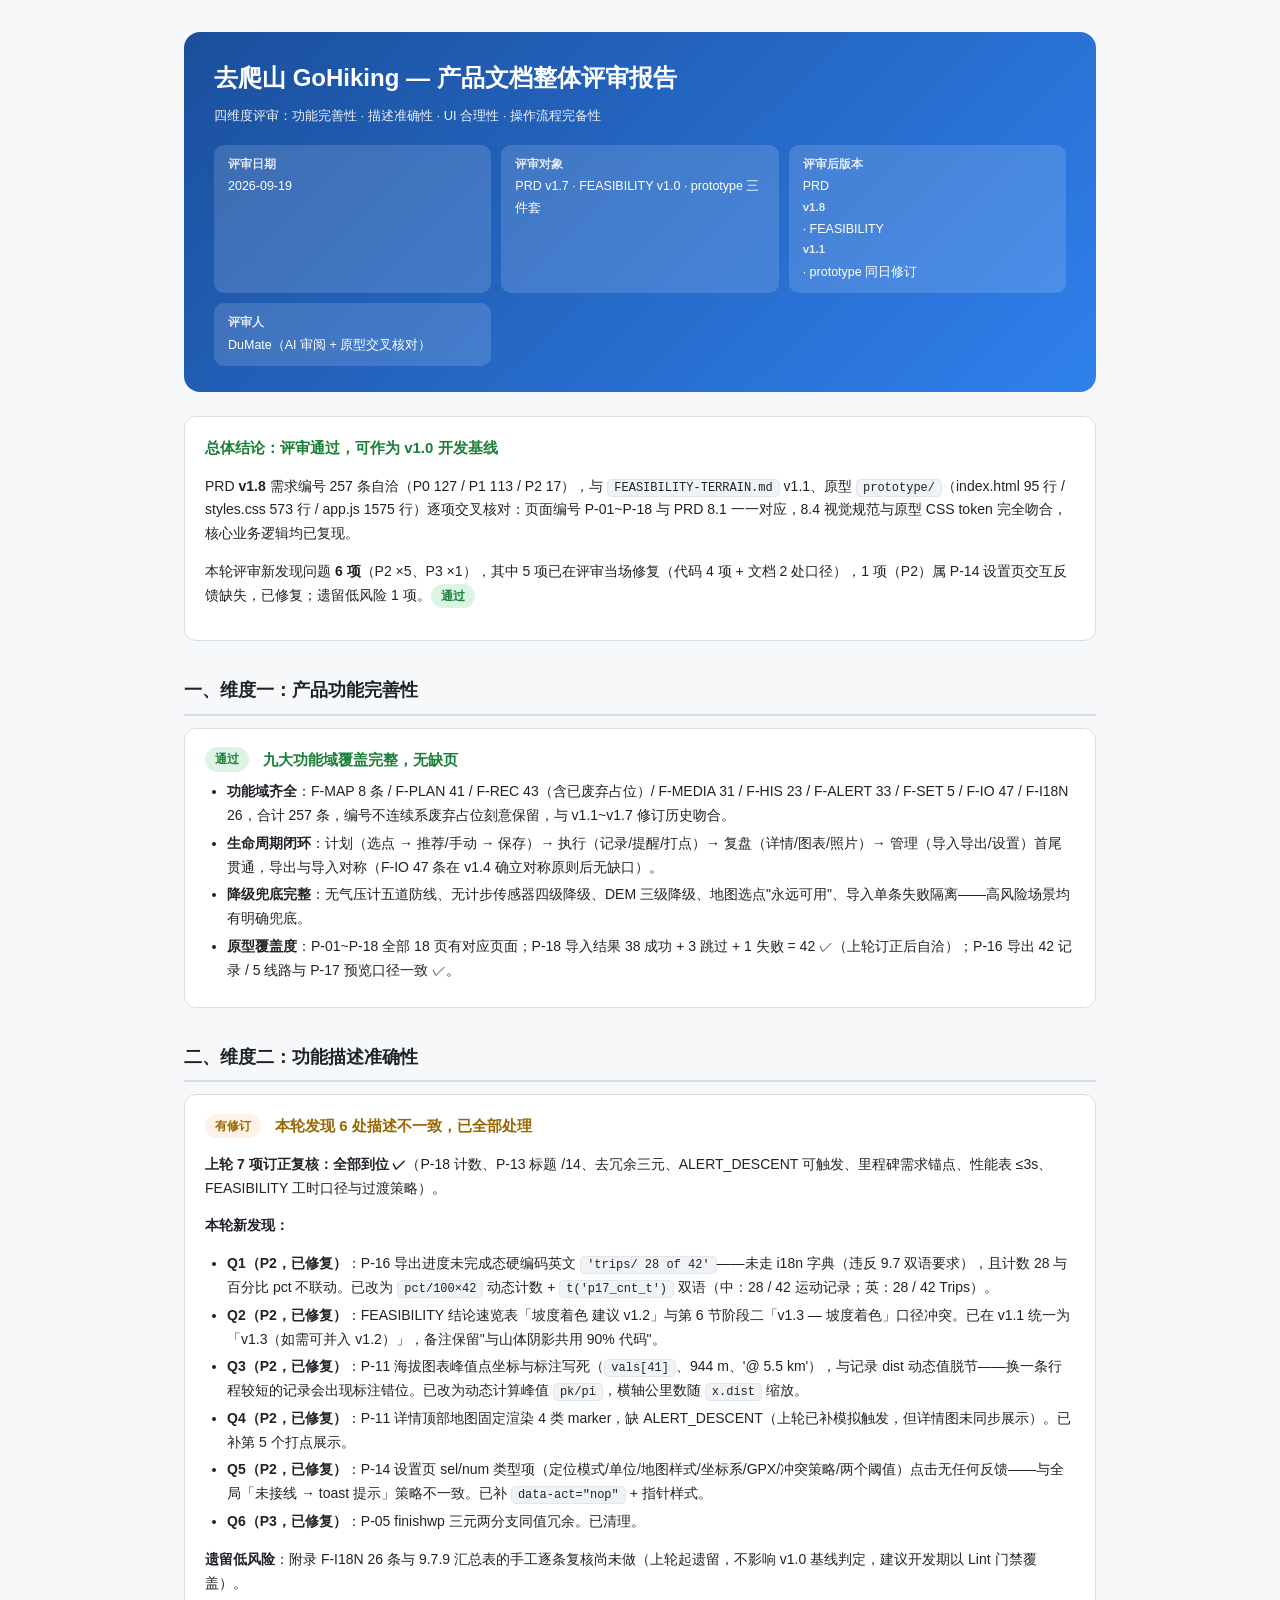
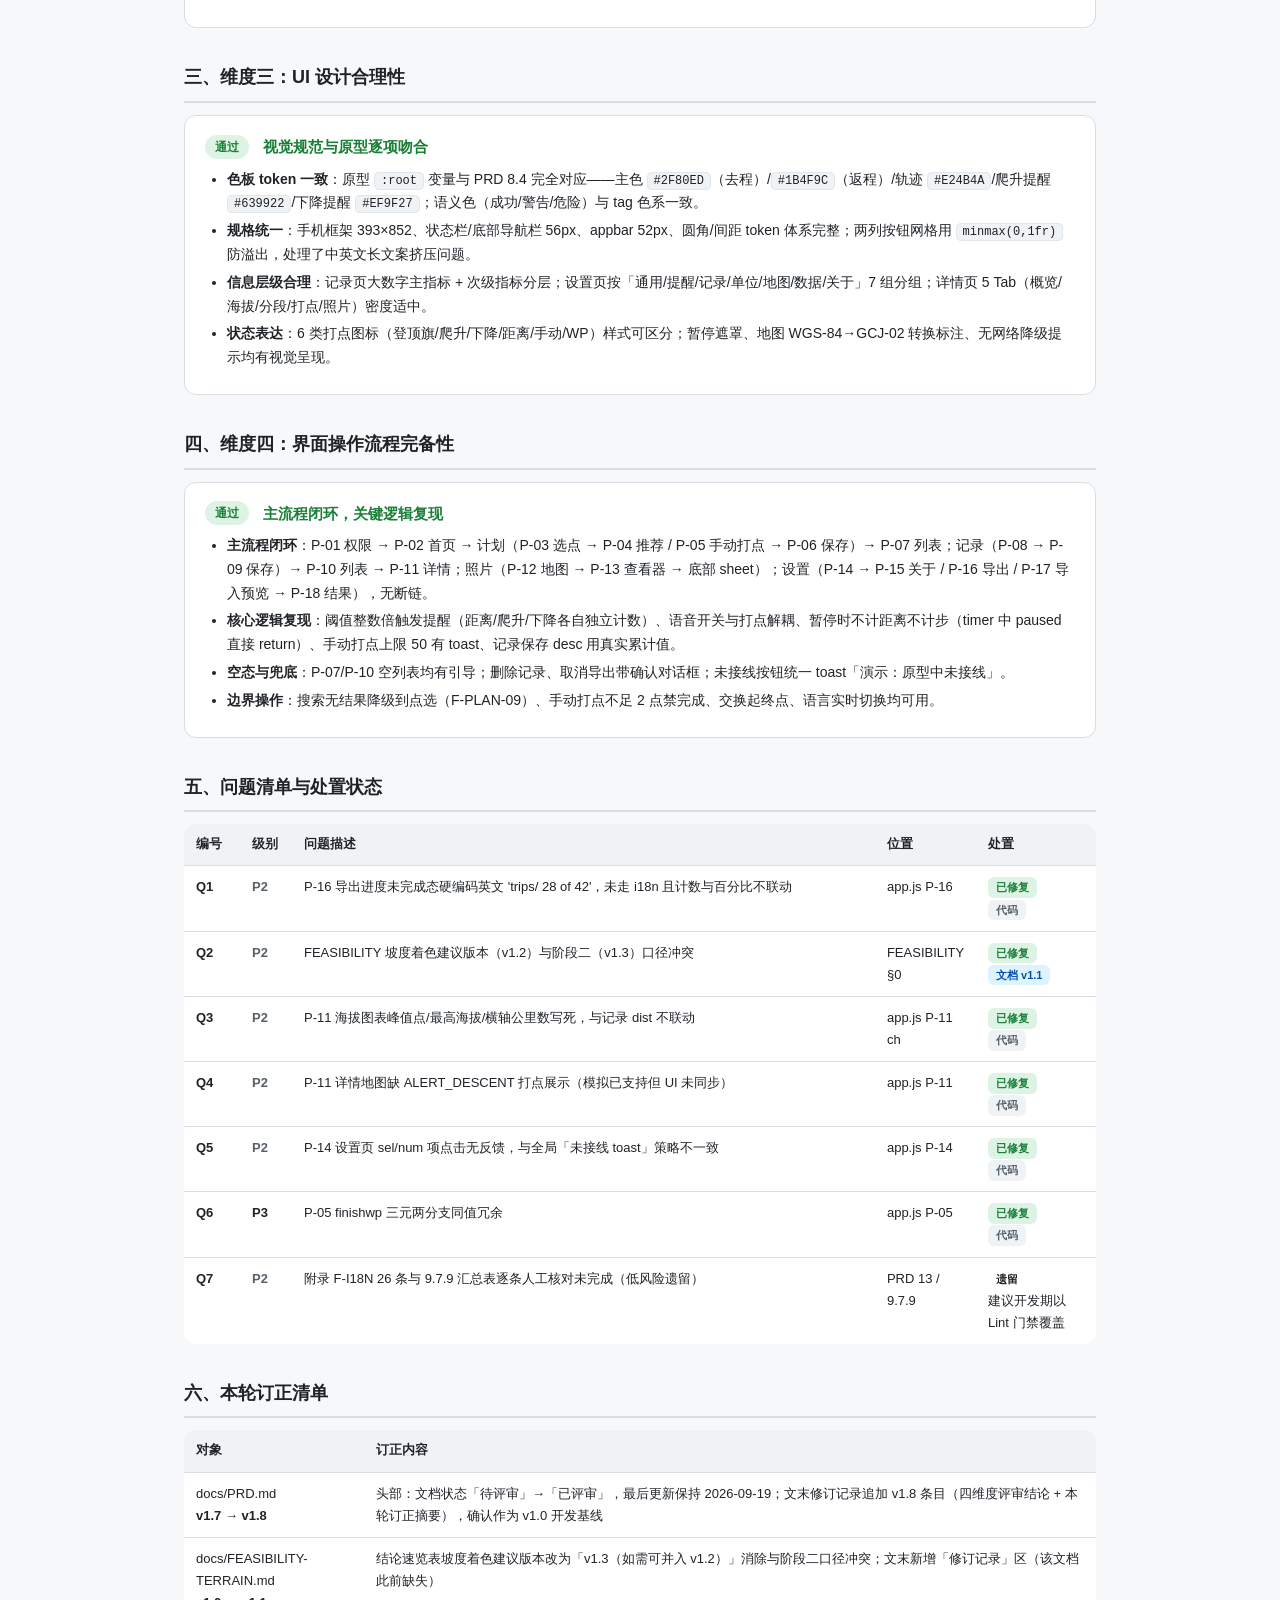
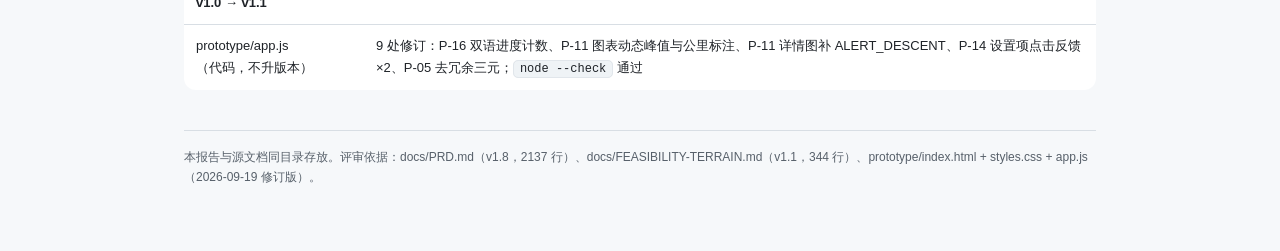
<file: docs/REVIEW-2026-09-19.html>
<!DOCTYPE html>
<html lang="zh-CN">
<head>
<meta charset="UTF-8">
<meta name="viewport" content="width=device-width, initial-scale=1.0">
<title>GoHiking 产品文档整体评审报告</title>
<style>
  :root {
    --primary: #2F80ED; --track: #E24B4A; --text: #1F2328; --text-2: #57606A;
    --line: #D8DEE4; --bg: #F6F8FA; --ok: #1A7F37; --warn: #9A6700; --danger: #CF222E;
  }
  * { box-sizing: border-box; }
  body { margin: 0; background: var(--bg); color: var(--text); font: 14px/1.7 "PingFang SC","Microsoft YaHei",-apple-system,sans-serif; }
  .wrap { max-width: 960px; margin: 0 auto; padding: 32px 24px 64px; }
  header { background: linear-gradient(135deg,#1B4F9C,#2F80ED); color: #fff; border-radius: 16px; padding: 26px 30px; margin-bottom: 24px; }
  header h1 { margin: 0 0 6px; font-size: 24px; }
  header .sub { opacity: .92; font-size: 13px; }
  .meta { display: grid; grid-template-columns: repeat(auto-fit,minmax(220px,1fr)); gap: 10px; margin-top: 18px; }
  .meta div { background: rgba(255,255,255,.14); border-radius: 10px; padding: 10px 14px; font-size: 12.5px; }
  .meta b { display: block; font-size: 11.5px; opacity: .85; font-weight: 600; margin-bottom: 2px; }
  h2 { font-size: 18px; margin: 34px 0 12px; padding-bottom: 8px; border-bottom: 2px solid var(--line); }
  h3 { font-size: 15px; margin: 22px 0 8px; }
  .card { background: #fff; border: 1px solid var(--line); border-radius: 12px; padding: 18px 20px; margin-bottom: 14px; }
  .verdict { display: flex; gap: 10px; align-items: center; font-size: 15px; font-weight: 700; margin-bottom: 8px; }
  .pass { color: var(--ok); } .warn { color: var(--warn); }
  .badge { display: inline-block; padding: 2px 10px; border-radius: 999px; font-size: 12px; font-weight: 700; }
  .b-pass { background: #DDF4E4; color: var(--ok); }
  .b-fix { background: #FFF1E5; color: var(--warn); }
  .b-open { background: #FFEBE9; color: var(--danger); }
  table { width: 100%; border-collapse: collapse; background: #fff; border-radius: 12px; overflow: hidden; font-size: 13px; }
  th { background: #F0F3F6; text-align: left; padding: 10px 12px; font-size: 12.5px; }
  td { border-top: 1px solid var(--line); padding: 10px 12px; vertical-align: top; }
  .lvl { font-weight: 700; white-space: nowrap; }
  .lvl-p0 { color: var(--danger); } .lvl-p1 { color: var(--warn); } .lvl-p2 { color: var(--text-2); }
  code { background: #EFF3F6; border: 1px solid #E1E6EB; border-radius: 5px; padding: 1px 6px; font-size: 12px; font-family: Consolas,Menlo,monospace; }
  ul { margin: 6px 0; padding-left: 22px; }
  li { margin: 4px 0; }
  .tag { display: inline-block; font-size: 11px; padding: 1px 8px; border-radius: 6px; font-weight: 600; margin-right: 4px; }
  .tag-done { background: #DDF4E4; color: var(--ok); }
  .tag-doc { background: #DDF4FF; color: #0550AE; }
  .tag-code { background: #F0F3F6; color: #57606A; }
  .foot { margin-top: 40px; padding-top: 16px; border-top: 1px solid var(--line); color: var(--text-2); font-size: 12px; }
</style>
</head>
<body>
<div class="wrap">

<header>
  <h1>去爬山 GoHiking — 产品文档整体评审报告</h1>
  <div class="sub">四维度评审：功能完善性 · 描述准确性 · UI 合理性 · 操作流程完备性</div>
  <div class="meta">
    <div><b>评审日期</b>2026-09-19</div>
    <div><b>评审对象</b>PRD v1.7 · FEASIBILITY v1.0 · prototype 三件套</div>
    <div><b>评审后版本</b>PRD <b>v1.8</b> · FEASIBILITY <b>v1.1</b> · prototype 同日修订</div>
    <div><b>评审人</b>DuMate（AI 审阅 + 原型交叉核对）</div>
  </div>
</header>

<div class="card">
  <div class="verdict pass">总体结论：评审通过，可作为 v1.0 开发基线</div>
  <p>PRD <b>v1.8</b> 需求编号 257 条自洽（P0 127 / P1 113 / P2 17），与 <code>FEASIBILITY-TERRAIN.md</code> v1.1、原型 <code>prototype/</code>（index.html 95 行 / styles.css 573 行 / app.js 1575 行）逐项交叉核对：页面编号 P-01~P-18 与 PRD 8.1 一一对应，8.4 视觉规范与原型 CSS token 完全吻合，核心业务逻辑均已复现。</p>
  <p>本轮评审新发现问题 <b>6 项</b>（P2 ×5、P3 ×1），其中 5 项已在评审当场修复（代码 4 项 + 文档 2 处口径），1 项（P2）属 P-14 设置页交互反馈缺失，已修复；遗留低风险 1 项。<span class="badge b-pass">通过</span></p>
</div>

<h2>一、维度一：产品功能完善性</h2>
<div class="card">
  <div class="verdict pass"><span class="badge b-pass">通过</span>&nbsp;九大功能域覆盖完整，无缺页</div>
  <ul>
    <li><b>功能域齐全</b>：F-MAP 8 条 / F-PLAN 41 / F-REC 43（含已废弃占位）/ F-MEDIA 31 / F-HIS 23 / F-ALERT 33 / F-SET 5 / F-IO 47 / F-I18N 26，合计 257 条，编号不连续系废弃占位刻意保留，与 v1.1~v1.7 修订历史吻合。</li>
    <li><b>生命周期闭环</b>：计划（选点 → 推荐/手动 → 保存）→ 执行（记录/提醒/打点）→ 复盘（详情/图表/照片）→ 管理（导入导出/设置）首尾贯通，导出与导入对称（F-IO 47 条在 v1.4 确立对称原则后无缺口）。</li>
    <li><b>降级兜底完整</b>：无气压计五道防线、无计步传感器四级降级、DEM 三级降级、地图选点"永远可用"、导入单条失败隔离——高风险场景均有明确兜底。</li>
    <li><b>原型覆盖度</b>：P-01~P-18 全部 18 页有对应页面；P-18 导入结果 38 成功 + 3 跳过 + 1 失败 = 42 ✓（上轮订正后自洽）；P-16 导出 42 记录 / 5 线路与 P-17 预览口径一致 ✓。</li>
  </ul>
</div>

<h2>二、维度二：功能描述准确性</h2>
<div class="card">
  <div class="verdict warn"><span class="badge b-fix">有修订</span>&nbsp;本轮发现 6 处描述不一致，已全部处理</div>
  <p><b>上轮 7 项订正复核：全部到位 ✓</b>（P-18 计数、P-13 标题 /14、去冗余三元、ALERT_DESCENT 可触发、里程碑需求锚点、性能表 ≤3s、FEASIBILITY 工时口径与过渡策略）。</p>
  <p><b>本轮新发现：</b></p>
  <ul>
    <li><b>Q1（P2，已修复）</b>：P-16 导出进度未完成态硬编码英文 <code>'trips/ 28 of 42'</code>——未走 i18n 字典（违反 9.7 双语要求），且计数 28 与百分比 pct 不联动。已改为 <code>pct/100×42</code> 动态计数 + <code>t('p17_cnt_t')</code> 双语（中：28 / 42 运动记录；英：28 / 42 Trips）。</li>
    <li><b>Q2（P2，已修复）</b>：FEASIBILITY 结论速览表「坡度着色 建议 v1.2」与第 6 节阶段二「v1.3 — 坡度着色」口径冲突。已在 v1.1 统一为「v1.3（如需可并入 v1.2）」，备注保留"与山体阴影共用 90% 代码"。</li>
    <li><b>Q3（P2，已修复）</b>：P-11 海拔图表峰值点坐标与标注写死（<code>vals[41]</code>、944 m、'@ 5.5 km'），与记录 dist 动态值脱节——换一条行程较短的记录会出现标注错位。已改为动态计算峰值 <code>pk/pi</code>，横轴公里数随 <code>x.dist</code> 缩放。</li>
    <li><b>Q4（P2，已修复）</b>：P-11 详情顶部地图固定渲染 4 类 marker，缺 ALERT_DESCENT（上轮已补模拟触发，但详情图未同步展示）。已补第 5 个打点展示。</li>
    <li><b>Q5（P2，已修复）</b>：P-14 设置页 sel/num 类型项（定位模式/单位/地图样式/坐标系/GPX/冲突策略/两个阈值）点击无任何反馈——与全局「未接线 → toast 提示」策略不一致。已补 <code>data-act="nop"</code> + 指针样式。</li>
    <li><b>Q6（P3，已修复）</b>：P-05 finishwp 三元两分支同值冗余。已清理。</li>
  </ul>
  <p><b>遗留低风险</b>：附录 F-I18N 26 条与 9.7.9 汇总表的手工逐条复核尚未做（上轮起遗留，不影响 v1.0 基线判定，建议开发期以 Lint 门禁覆盖）。</p>
</div>

<h2>三、维度三：UI 设计合理性</h2>
<div class="card">
  <div class="verdict pass"><span class="badge b-pass">通过</span>&nbsp;视觉规范与原型逐项吻合</div>
  <ul>
    <li><b>色板 token 一致</b>：原型 <code>:root</code> 变量与 PRD 8.4 完全对应——主色 <code>#2F80ED</code>（去程）/<code>#1B4F9C</code>（返程）/轨迹 <code>#E24B4A</code>/爬升提醒 <code>#639922</code>/下降提醒 <code>#EF9F27</code>；语义色（成功/警告/危险）与 tag 色系一致。</li>
    <li><b>规格统一</b>：手机框架 393×852、状态栏/底部导航栏 56px、appbar 52px、圆角/间距 token 体系完整；两列按钮网格用 <code>minmax(0,1fr)</code> 防溢出，处理了中英文长文案挤压问题。</li>
    <li><b>信息层级合理</b>：记录页大数字主指标 + 次级指标分层；设置页按「通用/提醒/记录/单位/地图/数据/关于」7 组分组；详情页 5 Tab（概览/海拔/分段/打点/照片）密度适中。</li>
    <li><b>状态表达</b>：6 类打点图标（登顶旗/爬升/下降/距离/手动/WP）样式可区分；暂停遮罩、地图 WGS-84→GCJ-02 转换标注、无网络降级提示均有视觉呈现。</li>
  </ul>
</div>

<h2>四、维度四：界面操作流程完备性</h2>
<div class="card">
  <div class="verdict pass"><span class="badge b-pass">通过</span>&nbsp;主流程闭环，关键逻辑复现</div>
  <ul>
    <li><b>主流程闭环</b>：P-01 权限 → P-02 首页 → 计划（P-03 选点 → P-04 推荐 / P-05 手动打点 → P-06 保存）→ P-07 列表；记录（P-08 → P-09 保存）→ P-10 列表 → P-11 详情；照片（P-12 地图 → P-13 查看器 → 底部 sheet）；设置（P-14 → P-15 关于 / P-16 导出 / P-17 导入预览 → P-18 结果），无断链。</li>
    <li><b>核心逻辑复现</b>：阈值整数倍触发提醒（距离/爬升/下降各自独立计数）、语音开关与打点解耦、暂停时不计距离不计步（timer 中 paused 直接 return）、手动打点上限 50 有 toast、记录保存 desc 用真实累计值。</li>
    <li><b>空态与兜底</b>：P-07/P-10 空列表均有引导；删除记录、取消导出带确认对话框；未接线按钮统一 toast「演示：原型中未接线」。</li>
    <li><b>边界操作</b>：搜索无结果降级到点选（F-PLAN-09）、手动打点不足 2 点禁完成、交换起终点、语言实时切换均可用。</li>
  </ul>
</div>

<h2>五、问题清单与处置状态</h2>
<table>
  <tr><th style="width:56px">编号</th><th style="width:52px">级别</th><th>问题描述</th><th style="width:76px">位置</th><th style="width:120px">处置</th></tr>
  <tr><td><b>Q1</b></td><td class="lvl lvl-p2">P2</td><td>P-16 导出进度未完成态硬编码英文 'trips/ 28 of 42'，未走 i18n 且计数与百分比不联动</td><td>app.js P-16</td><td><span class="tag tag-done">已修复</span><br><span class="tag tag-code">代码</span></td></tr>
  <tr><td><b>Q2</b></td><td class="lvl lvl-p2">P2</td><td>FEASIBILITY 坡度着色建议版本（v1.2）与阶段二（v1.3）口径冲突</td><td>FEASIBILITY §0</td><td><span class="tag tag-done">已修复</span><br><span class="tag tag-doc">文档 v1.1</span></td></tr>
  <tr><td><b>Q3</b></td><td class="lvl lvl-p2">P2</td><td>P-11 海拔图表峰值点/最高海拔/横轴公里数写死，与记录 dist 不联动</td><td>app.js P-11 ch</td><td><span class="tag tag-done">已修复</span><br><span class="tag tag-code">代码</span></td></tr>
  <tr><td><b>Q4</b></td><td class="lvl lvl-p2">P2</td><td>P-11 详情地图缺 ALERT_DESCENT 打点展示（模拟已支持但 UI 未同步）</td><td>app.js P-11</td><td><span class="tag tag-done">已修复</span><br><span class="tag tag-code">代码</span></td></tr>
  <tr><td><b>Q5</b></td><td class="lvl lvl-p2">P2</td><td>P-14 设置页 sel/num 项点击无反馈，与全局「未接线 toast」策略不一致</td><td>app.js P-14</td><td><span class="tag tag-done">已修复</span><br><span class="tag tag-code">代码</span></td></tr>
  <tr><td><b>Q6</b></td><td class="lvl lvl-p3">P3</td><td>P-05 finishwp 三元两分支同值冗余</td><td>app.js P-05</td><td><span class="tag tag-done">已修复</span><br><span class="tag tag-code">代码</span></td></tr>
  <tr><td><b>Q7</b></td><td class="lvl lvl-p2">P2</td><td>附录 F-I18N 26 条与 9.7.9 汇总表逐条人工核对未完成（低风险遗留）</td><td>PRD 13 / 9.7.9</td><td><span class="tag tag-open">遗留</span><br>建议开发期以 Lint 门禁覆盖</td></tr>
</table>

<h2>六、本轮订正清单</h2>
<table>
  <tr><th style="width:180px">对象</th><th>订正内容</th></tr>
  <tr><td>docs/PRD.md<br><b>v1.7 → v1.8</b></td><td>头部：文档状态「待评审」→「已评审」，最后更新保持 2026-09-19；文末修订记录追加 v1.8 条目（四维度评审结论 + 本轮订正摘要），确认作为 v1.0 开发基线</td></tr>
  <tr><td>docs/FEASIBILITY-TERRAIN.md<br><b>v1.0 → v1.1</b></td><td>结论速览表坡度着色建议版本改为「v1.3（如需可并入 v1.2）」消除与阶段二口径冲突；文末新增「修订记录」区（该文档此前缺失）</td></tr>
  <tr><td>prototype/app.js<br>（代码，不升版本）</td><td>9 处修订：P-16 双语进度计数、P-11 图表动态峰值与公里标注、P-11 详情图补 ALERT_DESCENT、P-14 设置项点击反馈 ×2、P-05 去冗余三元；<code>node --check</code> 通过</td></tr>
</table>

<div class="foot">本报告与源文档同目录存放。评审依据：docs/PRD.md（v1.8，2137 行）、docs/FEASIBILITY-TERRAIN.md（v1.1，344 行）、prototype/index.html + styles.css + app.js（2026-09-19 修订版）。</div>

</div>
</body>
</html>
</file>
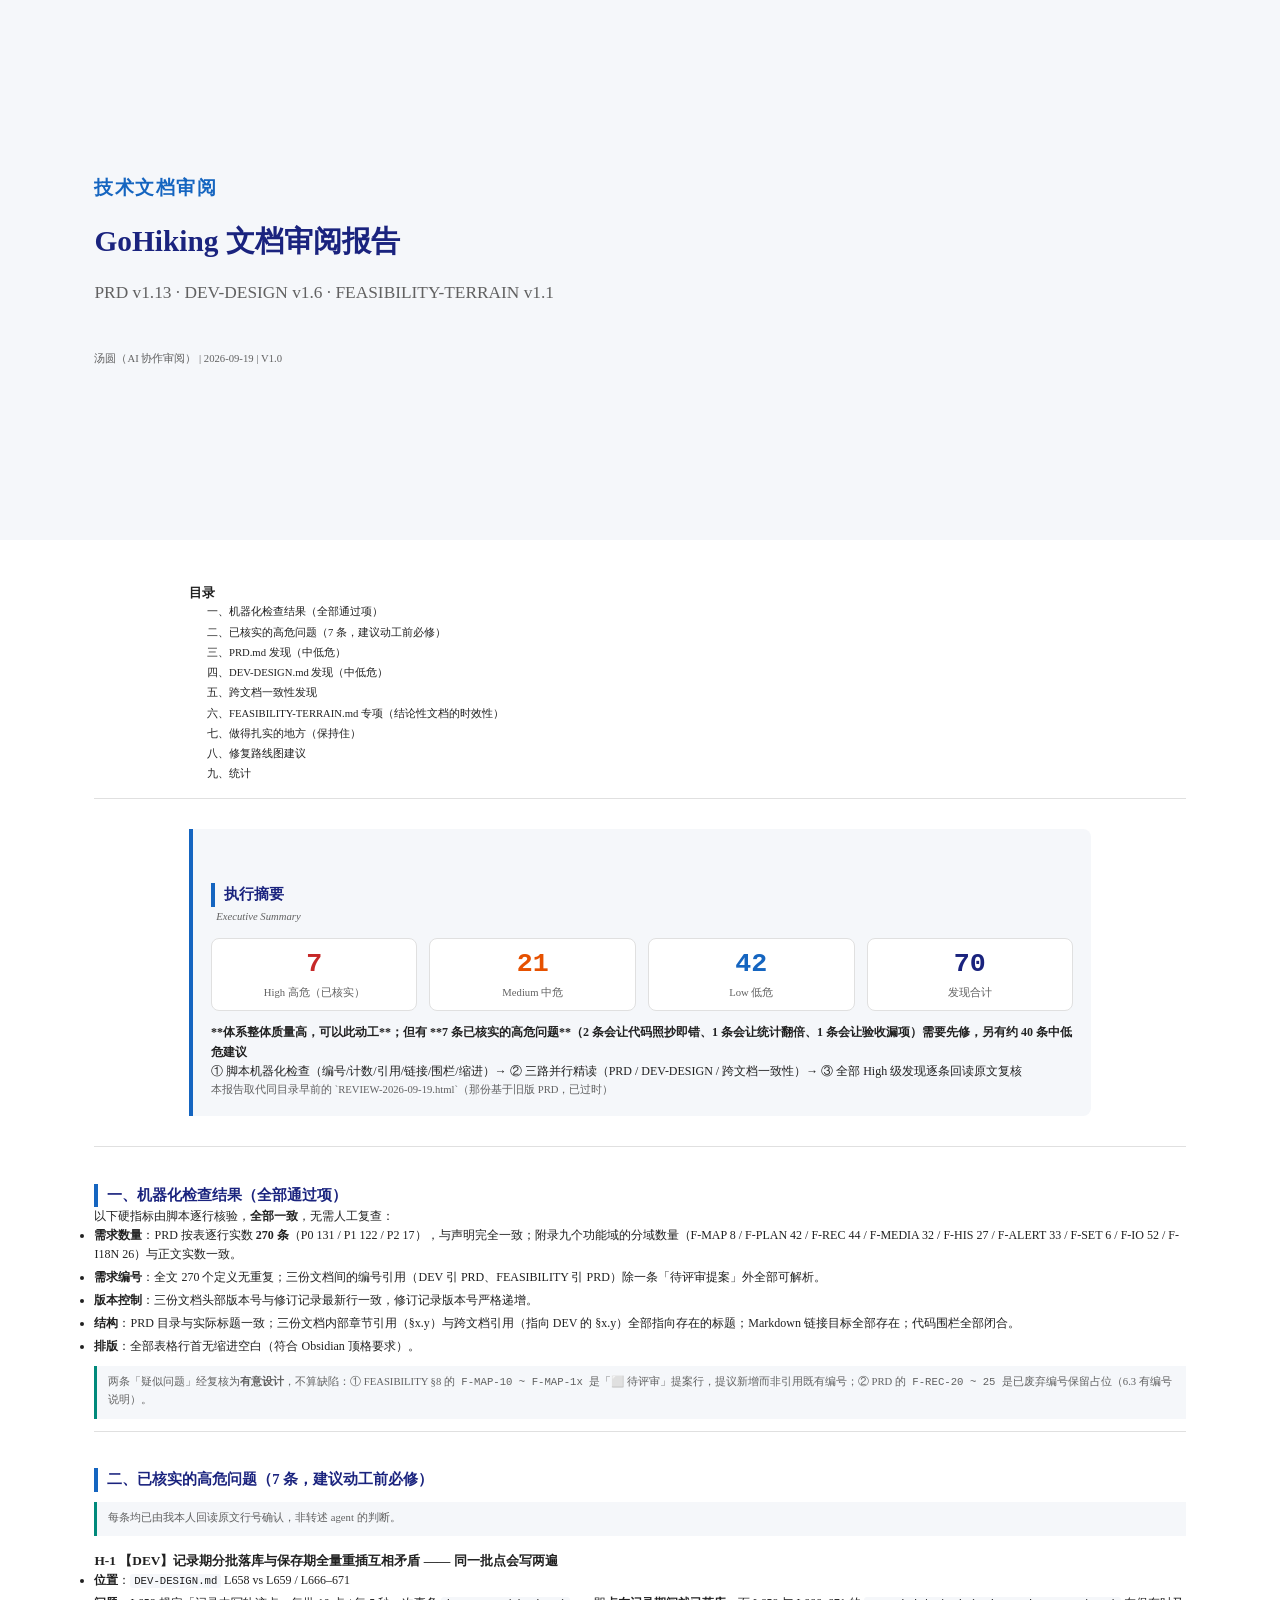
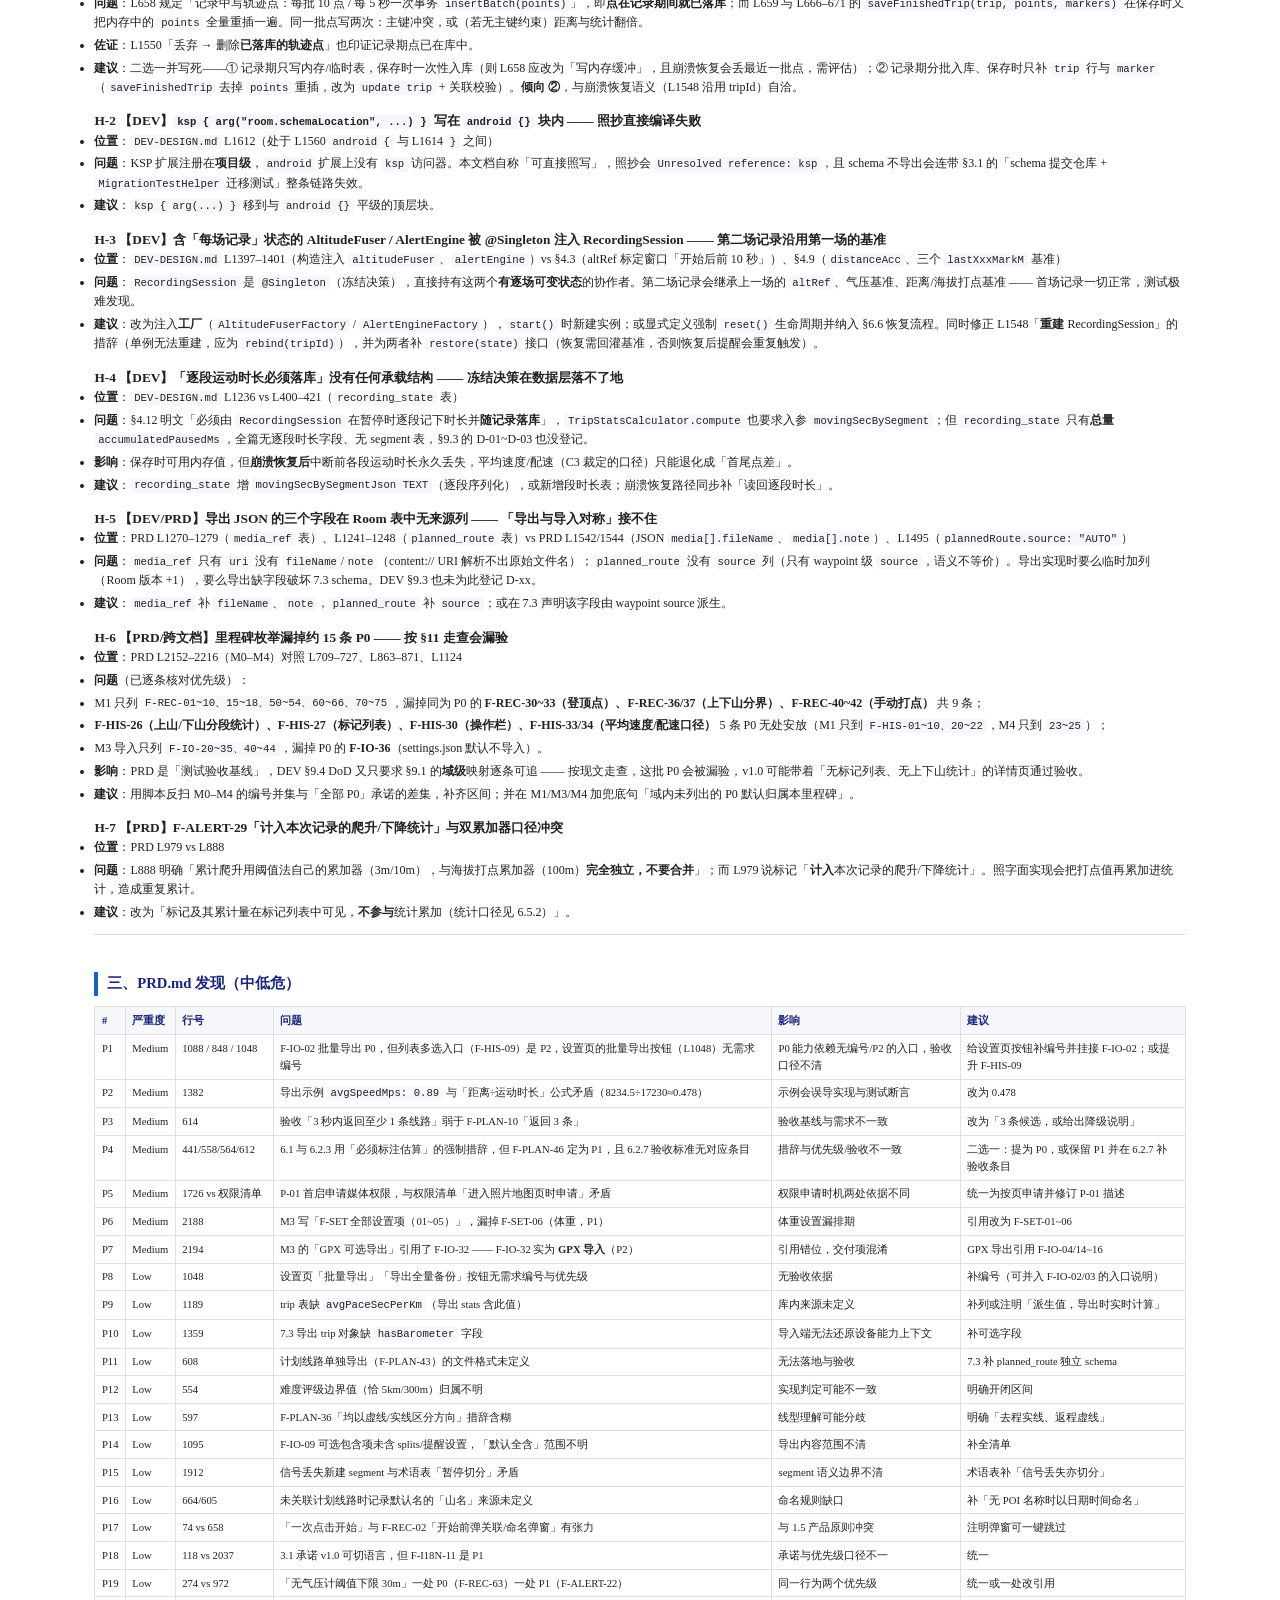
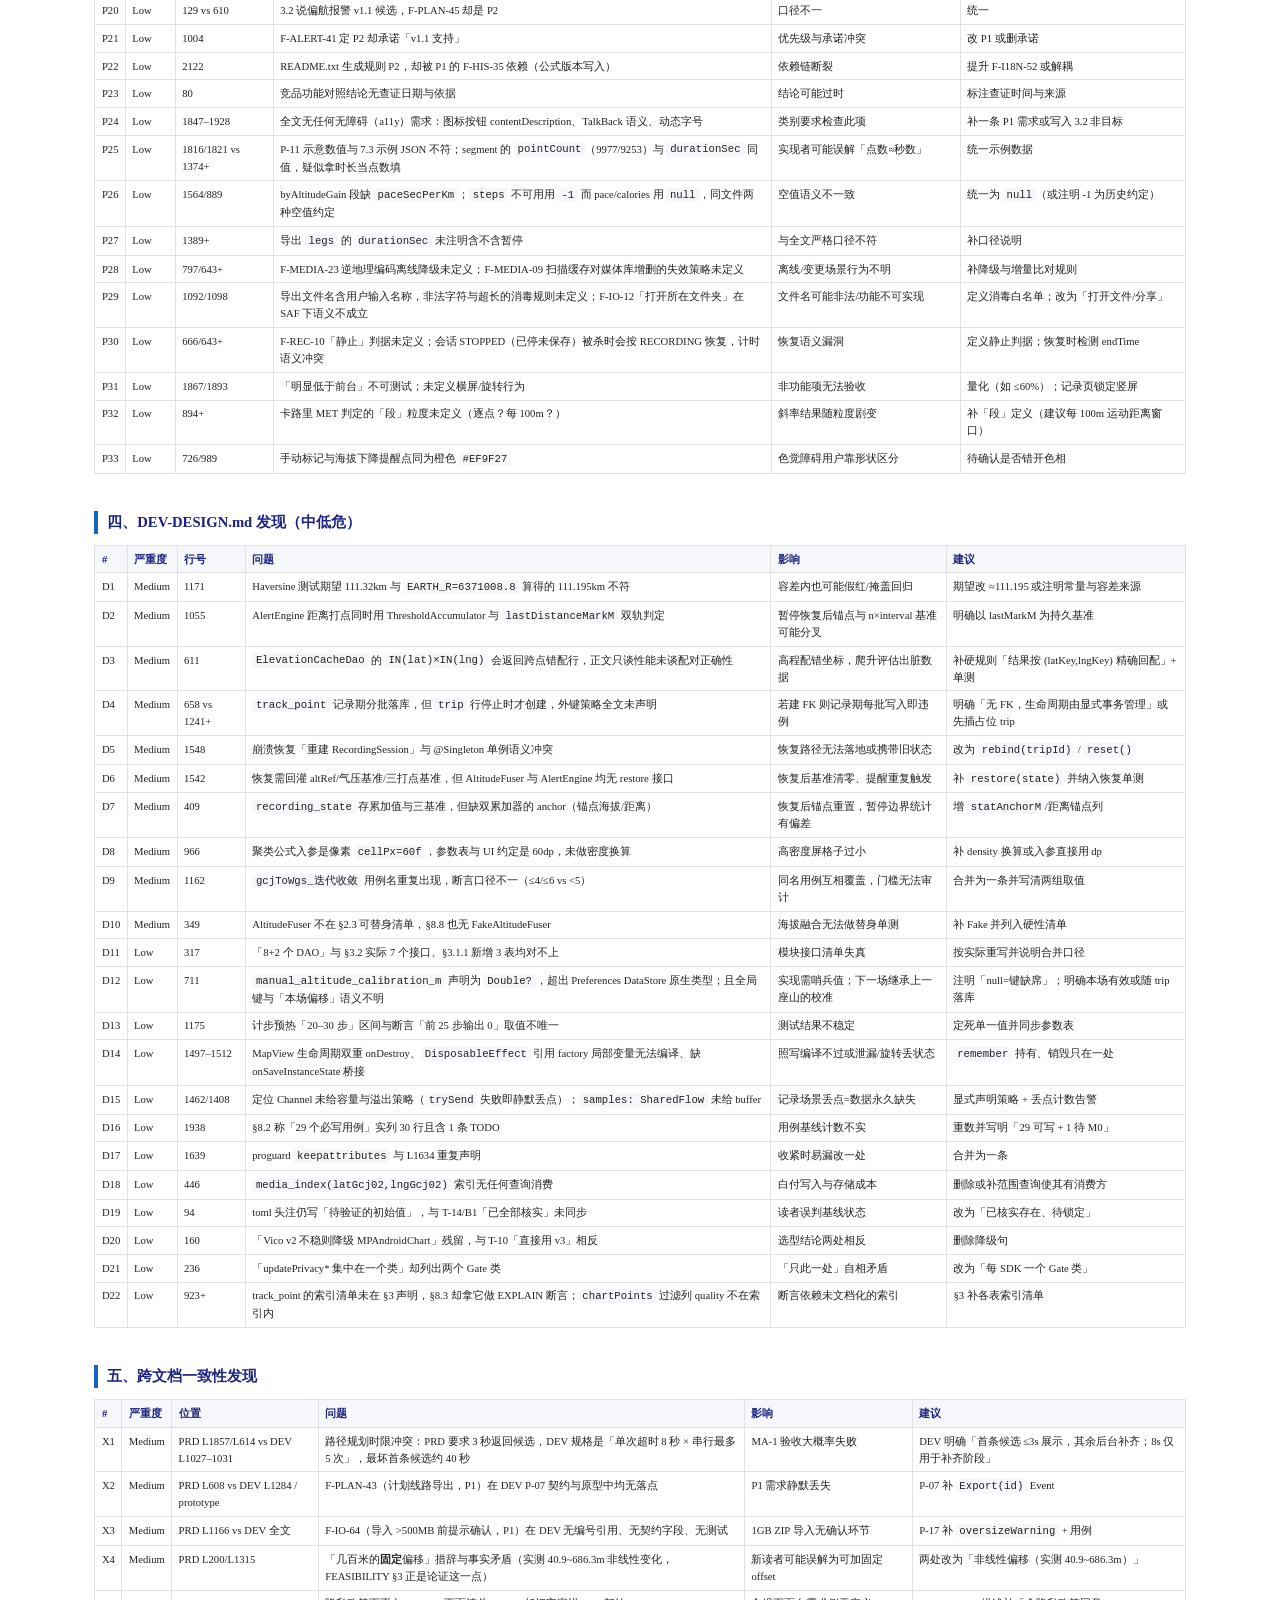
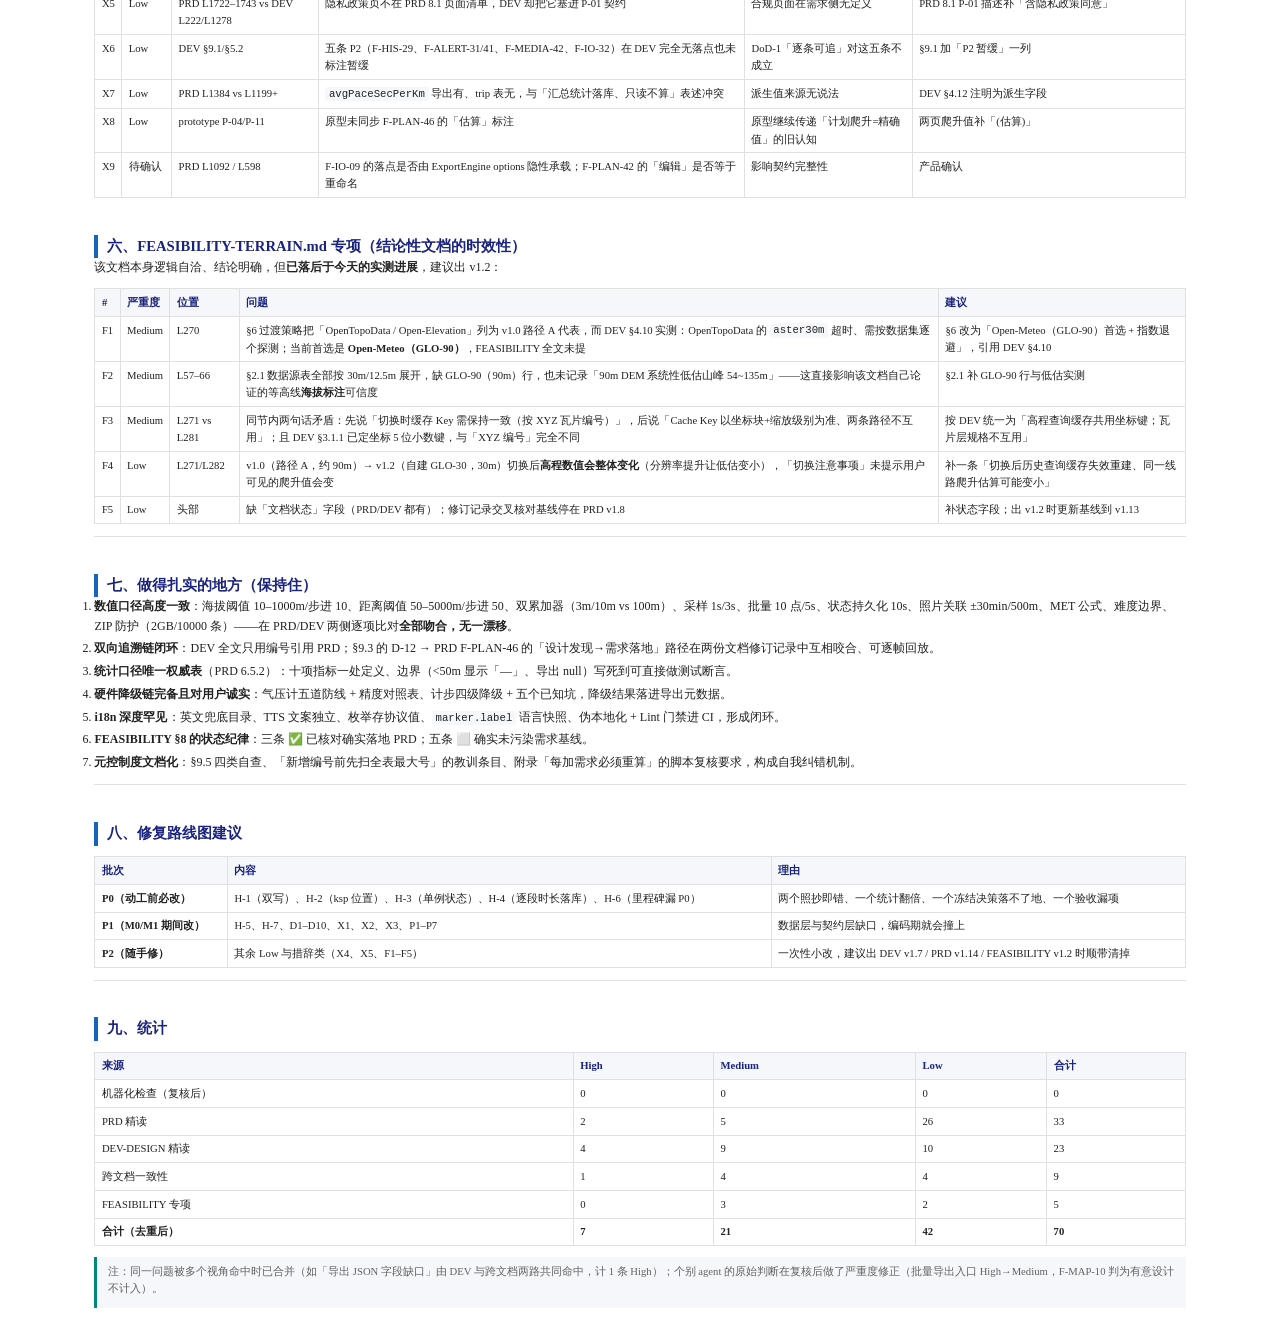
<file: docs/output/20260919-review-docx/stage2/formatted-文档审阅报告.html>
<!DOCTYPE html>
<html lang="zh-CN">
<head>
  <meta charset="UTF-8">
  <meta name="viewport" content="width=device-width, initial-scale=1.0">
  <meta name="docx-page-size" content="A4">
  <title>GoHiking 文档审阅报告</title>
  <style>
  @page { @bottom-center { content: counter(page); } }
  @page cover { @bottom-center { content: none; } }
  section[role="cover"] { page: cover; }

  :root {
    --typography-fontFamily-heading: 微软雅黑, Microsoft YaHei, PingFang SC;
    --typography-fontFamily-body: 微软雅黑, Microsoft YaHei, PingFang SC;
    --typography-fontFamily-bodyLatin: Calibri, Helvetica Neue, sans-serif;
    --typography-fontFamily-code: Consolas, Source Code Pro, monospace;
    --typography-fontSize-title: 28pt;
    --typography-fontSize-subtitle: 18pt;
    --typography-fontSize-h1: 20pt;
    --typography-fontSize-coverTitle: 22pt;
    --typography-fontSize-coverCategory: 14pt;
    --typography-fontSize-sectionHeader: 13pt;
    --typography-fontSize-h2: 11pt;
    --typography-fontSize-h3: 10pt;
    --typography-fontSize-body: 9pt;
    --typography-fontSize-small: 8pt;
    --typography-fontSize-tiny: 7pt;
    --typography-lineHeight-title: 1.3;
    --typography-lineHeight-body: 1.6;
    --typography-fontWeight-heading: 600;
    --typography-fontWeight-body: 400;
    --typography-fontWeight-emphasis: 500;
    --color-primary: #1565C0;
    --color-secondary: #0288D1;
    --color-accent: #00897B;
    --color-text: #212121;
    --color-textSecondary: #616161;
    --color-heading: #1A237E;
    --color-divider: #E0E0E0;
    --color-background: #FFFFFF;
    --color-surface: #F5F7FA;
    --color-high: #C62828;
    --color-medium: #E65100;
    --fs-data: 20pt;
    --spacing-xs: 0.3em;
    --spacing-sm: 0.4em;
    --spacing-md: 0.5em;
    --spacing-lg: 0.6em;
    --spacing-xl: 0.8em;
    --spacing-list: 1.5em;
    --pad-cell: 0.45em 0.6em;
    --pad-quote: 0.6em 1em;
    --pad-card: 0.8em 1em;
    --pad-code: 0.1em 0.35em;
    --spacing-paragraph: 0.75em;
    --spacing-sectionGap: 2.5em;
    --spacing-cardPadding: 1.5em;
    --fs-h1: var(--typography-fontSize-h1);
    --fs-h2: var(--typography-fontSize-h2);
    --fs-h3: var(--typography-fontSize-h3);
    --fs-body: var(--typography-fontSize-body);
    --fs-small: var(--typography-fontSize-small);
    --ff-heading: var(--typography-fontFamily-heading);
    --ff-body: var(--typography-fontFamily-body);
    --ff-code: var(--typography-fontFamily-code);
    --lh-body: var(--typography-lineHeight-body);
    --fw-bold: var(--typography-fontWeight-heading);
    --color-muted: var(--color-textSecondary);
    --color-border: var(--color-divider);
    --color-bg: var(--color-background);
    --color-highlight: var(--color-surface);
    --color-summary-bg: var(--color-surface);
    --color-summary-border: var(--color-primary);
    --summary-border-width: 4px;
    --radius-card: 8px;
    --spacing-paragraph: var(--spacing-paragraph);
    --spacing-section: var(--spacing-sectionGap);
    --spacing-block: 1em;
    --margin-page: 2.5cm;
  }
  * { box-sizing: border-box; margin: 0; padding: 0; }
  body { font-family: var(--ff-body); font-size: var(--fs-body); line-height: var(--lh-body); color: var(--color-text); background: var(--color-bg); }

  .report-cover {
    display: flex; flex-direction: column; justify-content: center; align-items: flex-start;
    min-height: 60vh; padding: var(--margin-page); background: var(--color-surface);
  }
  .cover-category { font-size: var(--typography-fontSize-coverCategory); font-family: var(--ff-heading); font-weight: var(--fw-bold); color: var(--color-primary); letter-spacing: 0.08em; margin-bottom: var(--spacing-xl); }
  .cover-title { font-size: var(--typography-fontSize-coverTitle); font-family: var(--ff-heading); font-weight: var(--fw-bold); color: var(--color-heading); margin-bottom: var(--spacing-md); }
  .cover-subtitle { font-size: var(--typography-fontSize-sectionHeader); color: var(--color-muted); margin-bottom: var(--spacing-section); }
  .cover-meta { font-size: var(--fs-small); color: var(--color-muted); }

  .doc-toc { padding: var(--spacing-block) var(--margin-page); background: var(--color-bg); border-bottom: 1px solid var(--color-border); }
  .toc-title { font-weight: var(--fw-bold); margin-bottom: var(--spacing-md); font-size: var(--typography-fontSize-h3); }
  .toc-list, .toc-list ol, .toc-list ul { list-style: none; list-style-type: none; padding-left: var(--spacing-list); }
  .toc-list li { margin-bottom: var(--spacing-xs); text-indent: 0; font-size: var(--fs-small); }
  .toc-list a { color: var(--color-primary); text-decoration: none; }

  .executive-summary {
    margin: var(--spacing-section) var(--margin-page);
    padding: var(--spacing-cardPadding);
    border-left: var(--summary-border-width) solid var(--color-summary-border);
    background: var(--color-summary-bg);
    border-radius: 0 var(--radius-card) var(--radius-card) 0;
  }
  .summary-header { margin-bottom: var(--spacing-block); }
  .summary-header h2 { font-size: var(--typography-fontSize-h2); font-family: var(--ff-heading); color: var(--color-heading); }
  .summary-badge { font-size: var(--fs-small); color: var(--color-muted); font-style: italic; margin-left: var(--spacing-md); }
  .summary-highlights { display: flex; gap: var(--spacing-block); flex-wrap: wrap; margin-bottom: var(--spacing-block); }
  .summary-note { font-size: var(--fs-small); color: var(--color-muted); }

  .data-card {
    flex: 1 1 120px; background: var(--color-bg); border: 1px solid var(--color-border);
    border-radius: var(--radius-card); padding: var(--pad-card); text-align: center;
  }
  .data-card-value { font-family: var(--ff-code); font-size: var(--fs-data); font-weight: 700; line-height: 1.2; }
  .data-card-label { font-size: var(--fs-small); color: var(--color-muted); margin-top: var(--spacing-xs); }
  .data-card-high { color: var(--color-high); }
  .data-card-medium { color: var(--color-medium); }
  .data-card-low { color: var(--color-primary); }
  .data-card-total { color: var(--color-heading); }

  .report-body { padding: var(--spacing-section) var(--margin-page); }
  .report-body h1 { font-size: var(--typography-fontSize-h1); font-family: var(--ff-heading); color: var(--color-heading); margin-bottom: var(--spacing-paragraph); }
  .report-body h2 {
    font-size: var(--typography-fontSize-h2); font-family: var(--ff-heading); font-weight: var(--fw-bold);
    color: var(--color-heading); margin-top: var(--spacing-section); margin-bottom: var(--spacing-paragraph);
    border-left: 4px solid var(--color-primary); padding-left: var(--spacing-lg);
  }
  .report-body h3 {
    font-size: var(--typography-fontSize-h3); font-family: var(--ff-heading); font-weight: var(--fw-bold);
    color: var(--color-text); margin-top: var(--spacing-block); margin-bottom: var(--spacing-paragraph);
  }
  .report-body p { margin-bottom: var(--spacing-paragraph); }
  .report-body strong { font-weight: 600; }
  .report-body code { font-family: var(--ff-code); font-size: var(--fs-small); background: var(--color-surface); padding: var(--pad-code); border-radius: 3px; }
  .report-body hr { border: none; border-top: 1px solid var(--color-border); margin: var(--spacing-block) 0; }

  .report-body table { width: 100%; border-collapse: collapse; margin: var(--spacing-block) 0; font-size: var(--fs-small); }
  .report-body th, .report-body td { border: 1px solid var(--color-border); padding: var(--pad-cell); text-align: left; vertical-align: top; }
  .report-body th { background: var(--color-surface); font-weight: 600; color: var(--color-heading); }

  .report-body blockquote {
    margin: var(--spacing-block) 0; padding: var(--pad-quote);
    border-left: 3px solid var(--color-accent); background: var(--color-surface);
    color: var(--color-muted); font-size: var(--fs-small);
  }
  .report-body blockquote p { margin-bottom: var(--spacing-sm); }
  .report-body ul, .report-body ol { margin: 0 0 var(--spacing-paragraph) var(--spacing-list); }
  .report-body li { margin-bottom: 0.3em; }

  .appendix { padding: var(--spacing-section) var(--margin-page); border-top: 1px solid var(--color-border); }
  </style>
</head>
<body>
  <section role="cover" class="report-cover">
    <p class="cover-category">技术文档审阅</p>
    <h1 class="cover-title">GoHiking 文档审阅报告</h1>
    <p class="cover-subtitle">PRD v1.13 · DEV-DESIGN v1.6 · FEASIBILITY-TERRAIN v1.1</p>
    <div class="cover-meta">
      <p>汤圆（AI 协作审阅） | 2026-09-19 | V1.0</p>
    </div>
  </section>

  <section role="body" class="report-body" data-page-restart="1">
    <nav class="doc-toc" aria-label="文档目录">
      <p class="toc-title">目录</p>
      <ol class="toc-list"><li>一、机器化检查结果（全部通过项）</li><li>二、已核实的高危问题（7 条，建议动工前必修）</li><li>三、PRD.md 发现（中低危）</li><li>四、DEV-DESIGN.md 发现（中低危）</li><li>五、跨文档一致性发现</li><li>六、FEASIBILITY-TERRAIN.md 专项（结论性文档的时效性）</li><li>七、做得扎实的地方（保持住）</li><li>八、修复路线图建议</li><li>九、统计</li></ol>
    </nav>

    <div class="executive-summary">
      <div class="summary-header">
        <h2>执行摘要</h2><span class="summary-badge">Executive Summary</span>
      </div>
      <div class="summary-highlights"><div class="data-card"><div class="data-card-value data-card-high">7</div><div class="data-card-label">High 高危（已核实）</div></div><div class="data-card"><div class="data-card-value data-card-medium">21</div><div class="data-card-label">Medium 中危</div></div><div class="data-card"><div class="data-card-value data-card-low">42</div><div class="data-card-label">Low 低危</div></div><div class="data-card"><div class="data-card-value data-card-total">70</div><div class="data-card-label">发现合计</div></div></div>
      <div class="summary-body">
<p><strong>**体系整体质量高，可以此动工**；但有 **7 条已核实的高危问题**（2 条会让代码照抄即错、1 条会让统计翻倍、1 条会让验收漏项）需要先修，另有约 40 条中低危建议</strong></p>
<p>① 脚本机器化检查（编号/计数/引用/链接/围栏/缩进）→ ② 三路并行精读（PRD / DEV-DESIGN / 跨文档一致性）→ ③ 全部 High 级发现逐条回读原文复核</p>
<p class="summary-note">本报告取代同目录早前的 `REVIEW-2026-09-19.html`（那份基于旧版 PRD，已过时）</p>
</div>
    </div>

    <main><hr />
<h2>一、机器化检查结果（全部通过项）</h2>
<p>以下硬指标由脚本逐行核验，<strong>全部一致</strong>，无需人工复查：</p>
<ul>
<li><strong>需求数量</strong>：PRD 按表逐行实数 <strong>270 条</strong>（P0 131 / P1 122 / P2 17），与声明完全一致；附录九个功能域的分域数量（F-MAP 8 / F-PLAN 42 / F-REC 44 / F-MEDIA 32 / F-HIS 27 / F-ALERT 33 / F-SET 6 / F-IO 52 / F-I18N 26）与正文实数一致。</li>
<li><strong>需求编号</strong>：全文 270 个定义无重复；三份文档间的编号引用（DEV 引 PRD、FEASIBILITY 引 PRD）除一条「待评审提案」外全部可解析。</li>
<li><strong>版本控制</strong>：三份文档头部版本号与修订记录最新行一致，修订记录版本号严格递增。</li>
<li><strong>结构</strong>：PRD 目录与实际标题一致；三份文档内部章节引用（§x.y）与跨文档引用（指向 DEV 的 §x.y）全部指向存在的标题；Markdown 链接目标全部存在；代码围栏全部闭合。</li>
<li><strong>排版</strong>：全部表格行首无缩进空白（符合 Obsidian 顶格要求）。</li>
</ul>
<blockquote>
<p>两条「疑似问题」经复核为<strong>有意设计</strong>，不算缺陷：① FEASIBILITY §8 的 <code>F-MAP-10 ~ F-MAP-1x</code> 是「⬜ 待评审」提案行，提议新增而非引用既有编号；② PRD 的 <code>F-REC-20 ~ 25</code> 是已废弃编号保留占位（6.3 有编号说明）。</p>
</blockquote>
<hr />
<h2>二、已核实的高危问题（7 条，建议动工前必修）</h2>
<blockquote>
<p>每条均已由我本人回读原文行号确认，非转述 agent 的判断。</p>
</blockquote>
<h3>H-1 【DEV】记录期分批落库与保存期全量重插互相矛盾 —— 同一批点会写两遍</h3>
<ul>
<li><strong>位置</strong>：<code>DEV-DESIGN.md</code> L658 vs L659 / L666–671</li>
<li><strong>问题</strong>：L658 规定「记录中写轨迹点：每批 10 点 / 每 5 秒一次事务 <code>insertBatch(points)</code>」，即<strong>点在记录期间就已落库</strong>；而 L659 与 L666–671 的 <code>saveFinishedTrip(trip, points, markers)</code> 在保存时又把内存中的 <code>points</code> 全量重插一遍。同一批点写两次：主键冲突，或（若无主键约束）距离与统计翻倍。</li>
<li><strong>佐证</strong>：L1550「丢弃 → 删除<strong>已落库的轨迹点</strong>」也印证记录期点已在库中。</li>
<li><strong>建议</strong>：二选一并写死——① 记录期只写内存/临时表，保存时一次性入库（则 L658 应改为「写内存缓冲」，且崩溃恢复会丢最近一批点，需评估）；② 记录期分批入库、保存时只补 <code>trip</code> 行与 <code>marker</code>（<code>saveFinishedTrip</code> 去掉 <code>points</code> 重插，改为 <code>update trip</code> + 关联校验）。<strong>倾向 ②</strong>，与崩溃恢复语义（L1548 沿用 tripId）自洽。</li>
</ul>
<h3>H-2 【DEV】<code>ksp { arg("room.schemaLocation", ...) }</code> 写在 <code>android {}</code> 块内 —— 照抄直接编译失败</h3>
<ul>
<li><strong>位置</strong>：<code>DEV-DESIGN.md</code> L1612（处于 L1560 <code>android {</code> 与 L1614 <code>}</code> 之间）</li>
<li><strong>问题</strong>：KSP 扩展注册在<strong>项目级</strong>，<code>android</code> 扩展上没有 <code>ksp</code> 访问器。本文档自称「可直接照写」，照抄会 <code>Unresolved reference: ksp</code>，且 schema 不导出会连带 §3.1 的「schema 提交仓库 + <code>MigrationTestHelper</code> 迁移测试」整条链路失效。</li>
<li><strong>建议</strong>：<code>ksp { arg(...) }</code> 移到与 <code>android {}</code> 平级的顶层块。</li>
</ul>
<h3>H-3 【DEV】含「每场记录」状态的 AltitudeFuser / AlertEngine 被 @Singleton 注入 RecordingSession —— 第二场记录沿用第一场的基准</h3>
<ul>
<li><strong>位置</strong>：<code>DEV-DESIGN.md</code> L1397–1401（构造注入 <code>altitudeFuser</code>、<code>alertEngine</code>）vs §4.3（altRef 标定窗口「开始后前 10 秒」）、§4.9（<code>distanceAcc</code>、三个 <code>lastXxxMarkM</code> 基准）</li>
<li><strong>问题</strong>：<code>RecordingSession</code> 是 <code>@Singleton</code>（冻结决策），直接持有这两个<strong>有逐场可变状态</strong>的协作者。第二场记录会继承上一场的 <code>altRef</code>、气压基准、距离/海拔打点基准 —— 首场记录一切正常，测试极难发现。</li>
<li><strong>建议</strong>：改为注入<strong>工厂</strong>（<code>AltitudeFuserFactory</code> / <code>AlertEngineFactory</code>），<code>start()</code> 时新建实例；或显式定义强制 <code>reset()</code> 生命周期并纳入 §6.6 恢复流程。同时修正 L1548「<strong>重建</strong> RecordingSession」的措辞（单例无法重建，应为 <code>rebind(tripId)</code>），并为两者补 <code>restore(state)</code> 接口（恢复需回灌基准，否则恢复后提醒会重复触发）。</li>
</ul>
<h3>H-4 【DEV】「逐段运动时长必须落库」没有任何承载结构 —— 冻结决策在数据层落不了地</h3>
<ul>
<li><strong>位置</strong>：<code>DEV-DESIGN.md</code> L1236 vs L400–421（<code>recording_state</code> 表）</li>
<li><strong>问题</strong>：§4.12 明文「必须由 <code>RecordingSession</code> 在暂停时逐段记下时长并<strong>随记录落库</strong>」，<code>TripStatsCalculator.compute</code> 也要求入参 <code>movingSecBySegment</code>；但 <code>recording_state</code> 只有<strong>总量</strong> <code>accumulatedPausedMs</code>，全篇无逐段时长字段、无 segment 表，§9.3 的 D-01~D-03 也没登记。</li>
<li><strong>影响</strong>：保存时可用内存值，但<strong>崩溃恢复后</strong>中断前各段运动时长永久丢失，平均速度/配速（C3 裁定的口径）只能退化成「首尾点差」。</li>
<li><strong>建议</strong>：<code>recording_state</code> 增 <code>movingSecBySegmentJson TEXT</code>（逐段序列化），或新增段时长表；崩溃恢复路径同步补「读回逐段时长」。</li>
</ul>
<h3>H-5 【DEV/PRD】导出 JSON 的三个字段在 Room 表中无来源列 —— 「导出与导入对称」接不住</h3>
<ul>
<li><strong>位置</strong>：PRD L1270–1279（<code>media_ref</code> 表）、L1241–1248（<code>planned_route</code> 表）vs PRD L1542/1544（JSON <code>media[].fileName</code>、<code>media[].note</code>）、L1495（<code>plannedRoute.source: "AUTO"</code>）</li>
<li><strong>问题</strong>：<code>media_ref</code> 只有 <code>uri</code> 没有 <code>fileName</code>/<code>note</code>（content:// URI 解析不出原始文件名）；<code>planned_route</code> 没有 <code>source</code> 列（只有 waypoint 级 <code>source</code>，语义不等价）。导出实现时要么临时加列（Room 版本 +1），要么导出缺字段破坏 7.3 schema。DEV §9.3 也未为此登记 D-xx。</li>
<li><strong>建议</strong>：<code>media_ref</code> 补 <code>fileName</code>、<code>note</code>，<code>planned_route</code> 补 <code>source</code>；或在 7.3 声明该字段由 waypoint source 派生。</li>
</ul>
<h3>H-6 【PRD/跨文档】里程碑枚举漏掉约 15 条 P0 —— 按 §11 走查会漏验</h3>
<ul>
<li><strong>位置</strong>：PRD L2152–2216（M0–M4）对照 L709–727、L863–871、L1124</li>
<li><strong>问题</strong>（已逐条核对优先级）：</li>
<li>M1 只列 <code>F-REC-01~10、15~18、50~54、60~66、70~75</code>，漏掉同为 P0 的 <strong>F-REC-30~33（登顶点）、F-REC-36/37（上下山分界）、F-REC-40~42（手动打点）</strong> 共 9 条；</li>
<li><strong>F-HIS-26（上山/下山分段统计）、F-HIS-27（标记列表）、F-HIS-30（操作栏）、F-HIS-33/34（平均速度/配速口径）</strong> 5 条 P0 无处安放（M1 只到 <code>F-HIS-01~10、20~22</code>，M4 只到 <code>23~25</code>）；</li>
<li>M3 导入只列 <code>F-IO-20~35、40~44</code>，漏掉 P0 的 <strong>F-IO-36</strong>（settings.json 默认不导入）。</li>
<li><strong>影响</strong>：PRD 是「测试验收基线」，DEV §9.4 DoD 又只要求 §9.1 的<strong>域级</strong>映射逐条可追 —— 按现文走查，这批 P0 会被漏验，v1.0 可能带着「无标记列表、无上下山统计」的详情页通过验收。</li>
<li><strong>建议</strong>：用脚本反扫 M0–M4 的编号并集与「全部 P0」承诺的差集，补齐区间；并在 M1/M3/M4 加兜底句「域内未列出的 P0 默认归属本里程碑」。</li>
</ul>
<h3>H-7 【PRD】F-ALERT-29「计入本次记录的爬升/下降统计」与双累加器口径冲突</h3>
<ul>
<li><strong>位置</strong>：PRD L979 vs L888</li>
<li><strong>问题</strong>：L888 明确「累计爬升用阈值法自己的累加器（3m/10m），与海拔打点累加器（100m）<strong>完全独立，不要合并</strong>」；而 L979 说标记「<strong>计入</strong>本次记录的爬升/下降统计」。照字面实现会把打点值再累加进统计，造成重复累计。</li>
<li><strong>建议</strong>：改为「标记及其累计量在标记列表中可见，<strong>不参与</strong>统计累加（统计口径见 6.5.2）」。</li>
</ul>
<hr />
<h2>三、PRD.md 发现（中低危）</h2>
<table>
<thead>
<tr>
<th>#</th>
<th>严重度</th>
<th>行号</th>
<th>问题</th>
<th>影响</th>
<th>建议</th>
</tr>
</thead>
<tbody>
<tr>
<td>P1</td>
<td>Medium</td>
<td>1088 / 848 / 1048</td>
<td>F-IO-02 批量导出 P0，但列表多选入口（F-HIS-09）是 P2，设置页的批量导出按钮（L1048）无需求编号</td>
<td>P0 能力依赖无编号/P2 的入口，验收口径不清</td>
<td>给设置页按钮补编号并挂接 F-IO-02；或提升 F-HIS-09</td>
</tr>
<tr>
<td>P2</td>
<td>Medium</td>
<td>1382</td>
<td>导出示例 <code>avgSpeedMps: 0.89</code> 与「距离÷运动时长」公式矛盾（8234.5÷17230≈0.478）</td>
<td>示例会误导实现与测试断言</td>
<td>改为 0.478</td>
</tr>
<tr>
<td>P3</td>
<td>Medium</td>
<td>614</td>
<td>验收「3 秒内返回至少 1 条线路」弱于 F-PLAN-10「返回 3 条」</td>
<td>验收基线与需求不一致</td>
<td>改为「3 条候选，或给出降级说明」</td>
</tr>
<tr>
<td>P4</td>
<td>Medium</td>
<td>441/558/564/612</td>
<td>6.1 与 6.2.3 用「必须标注估算」的强制措辞，但 F-PLAN-46 定为 P1，且 6.2.7 验收标准无对应条目</td>
<td>措辞与优先级/验收不一致</td>
<td>二选一：提为 P0，或保留 P1 并在 6.2.7 补验收条目</td>
</tr>
<tr>
<td>P5</td>
<td>Medium</td>
<td>1726 vs 权限清单</td>
<td>P-01 首启申请媒体权限，与权限清单「进入照片地图页时申请」矛盾</td>
<td>权限申请时机两处依据不同</td>
<td>统一为按页申请并修订 P-01 描述</td>
</tr>
<tr>
<td>P6</td>
<td>Medium</td>
<td>2188</td>
<td>M3 写「F-SET 全部设置项（01~05）」，漏掉 F-SET-06（体重，P1）</td>
<td>体重设置漏排期</td>
<td>引用改为 F-SET-01~06</td>
</tr>
<tr>
<td>P7</td>
<td>Medium</td>
<td>2194</td>
<td>M3 的「GPX 可选导出」引用了 F-IO-32 —— F-IO-32 实为 <strong>GPX 导入</strong>（P2）</td>
<td>引用错位，交付项混淆</td>
<td>GPX 导出引用 F-IO-04/14~16</td>
</tr>
<tr>
<td>P8</td>
<td>Low</td>
<td>1048</td>
<td>设置页「批量导出」「导出全量备份」按钮无需求编号与优先级</td>
<td>无验收依据</td>
<td>补编号（可并入 F-IO-02/03 的入口说明）</td>
</tr>
<tr>
<td>P9</td>
<td>Low</td>
<td>1189</td>
<td>trip 表缺 <code>avgPaceSecPerKm</code>（导出 stats 含此值）</td>
<td>库内来源未定义</td>
<td>补列或注明「派生值，导出时实时计算」</td>
</tr>
<tr>
<td>P10</td>
<td>Low</td>
<td>1359</td>
<td>7.3 导出 trip 对象缺 <code>hasBarometer</code> 字段</td>
<td>导入端无法还原设备能力上下文</td>
<td>补可选字段</td>
</tr>
<tr>
<td>P11</td>
<td>Low</td>
<td>608</td>
<td>计划线路单独导出（F-PLAN-43）的文件格式未定义</td>
<td>无法落地与验收</td>
<td>7.3 补 planned_route 独立 schema</td>
</tr>
<tr>
<td>P12</td>
<td>Low</td>
<td>554</td>
<td>难度评级边界值（恰 5km/300m）归属不明</td>
<td>实现判定可能不一致</td>
<td>明确开闭区间</td>
</tr>
<tr>
<td>P13</td>
<td>Low</td>
<td>597</td>
<td>F-PLAN-36「均以虚线/实线区分方向」措辞含糊</td>
<td>线型理解可能分歧</td>
<td>明确「去程实线、返程虚线」</td>
</tr>
<tr>
<td>P14</td>
<td>Low</td>
<td>1095</td>
<td>F-IO-09 可选包含项未含 splits/提醒设置，「默认全含」范围不明</td>
<td>导出内容范围不清</td>
<td>补全清单</td>
</tr>
<tr>
<td>P15</td>
<td>Low</td>
<td>1912</td>
<td>信号丢失新建 segment 与术语表「暂停切分」矛盾</td>
<td>segment 语义边界不清</td>
<td>术语表补「信号丢失亦切分」</td>
</tr>
<tr>
<td>P16</td>
<td>Low</td>
<td>664/605</td>
<td>未关联计划线路时记录默认名的「山名」来源未定义</td>
<td>命名规则缺口</td>
<td>补「无 POI 名称时以日期时间命名」</td>
</tr>
<tr>
<td>P17</td>
<td>Low</td>
<td>74 vs 658</td>
<td>「一次点击开始」与 F-REC-02「开始前弹关联/命名弹窗」有张力</td>
<td>与 1.5 产品原则冲突</td>
<td>注明弹窗可一键跳过</td>
</tr>
<tr>
<td>P18</td>
<td>Low</td>
<td>118 vs 2037</td>
<td>3.1 承诺 v1.0 可切语言，但 F-I18N-11 是 P1</td>
<td>承诺与优先级口径不一</td>
<td>统一</td>
</tr>
<tr>
<td>P19</td>
<td>Low</td>
<td>274 vs 972</td>
<td>「无气压计阈值下限 30m」一处 P0（F-REC-63）一处 P1（F-ALERT-22）</td>
<td>同一行为两个优先级</td>
<td>统一或一处改引用</td>
</tr>
<tr>
<td>P20</td>
<td>Low</td>
<td>129 vs 610</td>
<td>3.2 说偏航报警 v1.1 候选，F-PLAN-45 却是 P2</td>
<td>口径不一</td>
<td>统一</td>
</tr>
<tr>
<td>P21</td>
<td>Low</td>
<td>1004</td>
<td>F-ALERT-41 定 P2 却承诺「v1.1 支持」</td>
<td>优先级与承诺冲突</td>
<td>改 P1 或删承诺</td>
</tr>
<tr>
<td>P22</td>
<td>Low</td>
<td>2122</td>
<td>README.txt 生成规则 P2，却被 P1 的 F-HIS-35 依赖（公式版本写入）</td>
<td>依赖链断裂</td>
<td>提升 F-I18N-52 或解耦</td>
</tr>
<tr>
<td>P23</td>
<td>Low</td>
<td>80</td>
<td>竞品功能对照结论无查证日期与依据</td>
<td>结论可能过时</td>
<td>标注查证时间与来源</td>
</tr>
<tr>
<td>P24</td>
<td>Low</td>
<td>1847–1928</td>
<td>全文无任何无障碍（a11y）需求：图标按钮 contentDescription、TalkBack 语义、动态字号</td>
<td>类别要求检查此项</td>
<td>补一条 P1 需求或写入 3.2 非目标</td>
</tr>
<tr>
<td>P25</td>
<td>Low</td>
<td>1816/1821 vs 1374+</td>
<td>P-11 示意数值与 7.3 示例 JSON 不符；segment 的 <code>pointCount</code>（9977/9253）与 <code>durationSec</code> 同值，疑似拿时长当点数填</td>
<td>实现者可能误解「点数≈秒数」</td>
<td>统一示例数据</td>
</tr>
<tr>
<td>P26</td>
<td>Low</td>
<td>1564/889</td>
<td>byAltitudeGain 段缺 <code>paceSecPerKm</code>；<code>steps</code> 不可用用 <code>-1</code> 而 pace/calories 用 <code>null</code>，同文件两种空值约定</td>
<td>空值语义不一致</td>
<td>统一为 <code>null</code>（或注明 -1 为历史约定）</td>
</tr>
<tr>
<td>P27</td>
<td>Low</td>
<td>1389+</td>
<td>导出 <code>legs</code> 的 <code>durationSec</code> 未注明含不含暂停</td>
<td>与全文严格口径不符</td>
<td>补口径说明</td>
</tr>
<tr>
<td>P28</td>
<td>Low</td>
<td>797/643+</td>
<td>F-MEDIA-23 逆地理编码离线降级未定义；F-MEDIA-09 扫描缓存对媒体库增删的失效策略未定义</td>
<td>离线/变更场景行为不明</td>
<td>补降级与增量比对规则</td>
</tr>
<tr>
<td>P29</td>
<td>Low</td>
<td>1092/1098</td>
<td>导出文件名含用户输入名称，非法字符与超长的消毒规则未定义；F-IO-12「打开所在文件夹」在 SAF 下语义不成立</td>
<td>文件名可能非法/功能不可实现</td>
<td>定义消毒白名单；改为「打开文件/分享」</td>
</tr>
<tr>
<td>P30</td>
<td>Low</td>
<td>666/643+</td>
<td>F-REC-10「静止」判据未定义；会话 STOPPED（已停未保存）被杀时会按 RECORDING 恢复，计时语义冲突</td>
<td>恢复语义漏洞</td>
<td>定义静止判据；恢复时检测 endTime</td>
</tr>
<tr>
<td>P31</td>
<td>Low</td>
<td>1867/1893</td>
<td>「明显低于前台」不可测试；未定义横屏/旋转行为</td>
<td>非功能项无法验收</td>
<td>量化（如 ≤60%）；记录页锁定竖屏</td>
</tr>
<tr>
<td>P32</td>
<td>Low</td>
<td>894+</td>
<td>卡路里 MET 判定的「段」粒度未定义（逐点？每 100m？）</td>
<td>斜率结果随粒度剧变</td>
<td>补「段」定义（建议每 100m 运动距离窗口）</td>
</tr>
<tr>
<td>P33</td>
<td>Low</td>
<td>726/989</td>
<td>手动标记与海拔下降提醒点同为橙色 <code>#EF9F27</code></td>
<td>色觉障碍用户靠形状区分</td>
<td>待确认是否错开色相</td>
</tr>
</tbody>
</table>
<h2>四、DEV-DESIGN.md 发现（中低危）</h2>
<table>
<thead>
<tr>
<th>#</th>
<th>严重度</th>
<th>行号</th>
<th>问题</th>
<th>影响</th>
<th>建议</th>
</tr>
</thead>
<tbody>
<tr>
<td>D1</td>
<td>Medium</td>
<td>1171</td>
<td>Haversine 测试期望 111.32km 与 <code>EARTH_R=6371008.8</code> 算得的 111.195km 不符</td>
<td>容差内也可能假红/掩盖回归</td>
<td>期望改 ≈111.195 或注明常量与容差来源</td>
</tr>
<tr>
<td>D2</td>
<td>Medium</td>
<td>1055</td>
<td>AlertEngine 距离打点同时用 ThresholdAccumulator 与 <code>lastDistanceMarkM</code> 双轨判定</td>
<td>暂停恢复后锚点与 n×interval 基准可能分叉</td>
<td>明确以 lastMarkM 为持久基准</td>
</tr>
<tr>
<td>D3</td>
<td>Medium</td>
<td>611</td>
<td><code>ElevationCacheDao</code> 的 <code>IN(lat)×IN(lng)</code> 会返回跨点错配行，正文只谈性能未谈配对正确性</td>
<td>高程配错坐标，爬升评估出脏数据</td>
<td>补硬规则「结果按 (latKey,lngKey) 精确回配」+ 单测</td>
</tr>
<tr>
<td>D4</td>
<td>Medium</td>
<td>658 vs 1241+</td>
<td><code>track_point</code> 记录期分批落库，但 <code>trip</code> 行停止时才创建，外键策略全文未声明</td>
<td>若建 FK 则记录期每批写入即违例</td>
<td>明确「无 FK，生命周期由显式事务管理」或先插占位 trip</td>
</tr>
<tr>
<td>D5</td>
<td>Medium</td>
<td>1548</td>
<td>崩溃恢复「重建 RecordingSession」与 @Singleton 单例语义冲突</td>
<td>恢复路径无法落地或携带旧状态</td>
<td>改为 <code>rebind(tripId)</code> / <code>reset()</code></td>
</tr>
<tr>
<td>D6</td>
<td>Medium</td>
<td>1542</td>
<td>恢复需回灌 altRef/气压基准/三打点基准，但 AltitudeFuser 与 AlertEngine 均无 restore 接口</td>
<td>恢复后基准清零、提醒重复触发</td>
<td>补 <code>restore(state)</code> 并纳入恢复单测</td>
</tr>
<tr>
<td>D7</td>
<td>Medium</td>
<td>409</td>
<td><code>recording_state</code> 存累加值与三基准，但缺双累加器的 anchor（锚点海拔/距离）</td>
<td>恢复后锚点重置，暂停边界统计有偏差</td>
<td>增 <code>statAnchorM</code>/距离锚点列</td>
</tr>
<tr>
<td>D8</td>
<td>Medium</td>
<td>966</td>
<td>聚类公式入参是像素 <code>cellPx=60f</code>，参数表与 UI 约定是 60dp，未做密度换算</td>
<td>高密度屏格子过小</td>
<td>补 density 换算或入参直接用 dp</td>
</tr>
<tr>
<td>D9</td>
<td>Medium</td>
<td>1162</td>
<td><code>gcjToWgs_迭代收敛</code> 用例名重复出现，断言口径不一（≤4/≤6 vs &lt;5）</td>
<td>同名用例互相覆盖，门槛无法审计</td>
<td>合并为一条并写清两组取值</td>
</tr>
<tr>
<td>D10</td>
<td>Medium</td>
<td>349</td>
<td>AltitudeFuser 不在 §2.3 可替身清单，§8.8 也无 FakeAltitudeFuser</td>
<td>海拔融合无法做替身单测</td>
<td>补 Fake 并列入硬性清单</td>
</tr>
<tr>
<td>D11</td>
<td>Low</td>
<td>317</td>
<td>「8+2 个 DAO」与 §3.2 实际 7 个接口、§3.1.1 新增 3 表均对不上</td>
<td>模块接口清单失真</td>
<td>按实际重写并说明合并口径</td>
</tr>
<tr>
<td>D12</td>
<td>Low</td>
<td>711</td>
<td><code>manual_altitude_calibration_m</code> 声明为 <code>Double?</code>，超出 Preferences DataStore 原生类型；且全局键与「本场偏移」语义不明</td>
<td>实现需哨兵值；下一场继承上一座山的校准</td>
<td>注明「null=键缺席」；明确本场有效或随 trip 落库</td>
</tr>
<tr>
<td>D13</td>
<td>Low</td>
<td>1175</td>
<td>计步预热「20–30 步」区间与断言「前 25 步输出 0」取值不唯一</td>
<td>测试结果不稳定</td>
<td>定死单一值并同步参数表</td>
</tr>
<tr>
<td>D14</td>
<td>Low</td>
<td>1497–1512</td>
<td>MapView 生命周期双重 onDestroy、<code>DisposableEffect</code> 引用 factory 局部变量无法编译、缺 onSaveInstanceState 桥接</td>
<td>照写编译不过或泄漏/旋转丢状态</td>
<td><code>remember</code> 持有、销毁只在一处</td>
</tr>
<tr>
<td>D15</td>
<td>Low</td>
<td>1462/1408</td>
<td>定位 Channel 未给容量与溢出策略（<code>trySend</code> 失败即静默丢点）；<code>samples: SharedFlow</code> 未给 buffer</td>
<td>记录场景丢点=数据永久缺失</td>
<td>显式声明策略 + 丢点计数告警</td>
</tr>
<tr>
<td>D16</td>
<td>Low</td>
<td>1938</td>
<td>§8.2 称「29 个必写用例」实列 30 行且含 1 条 TODO</td>
<td>用例基线计数不实</td>
<td>重数并写明「29 可写 + 1 待 M0」</td>
</tr>
<tr>
<td>D17</td>
<td>Low</td>
<td>1639</td>
<td>proguard <code>keepattributes</code> 与 L1634 重复声明</td>
<td>收紧时易漏改一处</td>
<td>合并为一条</td>
</tr>
<tr>
<td>D18</td>
<td>Low</td>
<td>446</td>
<td><code>media_index(latGcj02,lngGcj02)</code> 索引无任何查询消费</td>
<td>白付写入与存储成本</td>
<td>删除或补范围查询使其有消费方</td>
</tr>
<tr>
<td>D19</td>
<td>Low</td>
<td>94</td>
<td>toml 头注仍写「待验证的初始值」，与 T-14/B1「已全部核实」未同步</td>
<td>读者误判基线状态</td>
<td>改为「已核实存在、待锁定」</td>
</tr>
<tr>
<td>D20</td>
<td>Low</td>
<td>160</td>
<td>「Vico v2 不稳则降级 MPAndroidChart」残留，与 T-10「直接用 v3」相反</td>
<td>选型结论两处相反</td>
<td>删除降级句</td>
</tr>
<tr>
<td>D21</td>
<td>Low</td>
<td>236</td>
<td>「updatePrivacy* 集中在一个类」却列出两个 Gate 类</td>
<td>「只此一处」自相矛盾</td>
<td>改为「每 SDK 一个 Gate 类」</td>
</tr>
<tr>
<td>D22</td>
<td>Low</td>
<td>923+</td>
<td>track_point 的索引清单未在 §3 声明，§8.3 却拿它做 EXPLAIN 断言；<code>chartPoints</code> 过滤列 quality 不在索引内</td>
<td>断言依赖未文档化的索引</td>
<td>§3 补各表索引清单</td>
</tr>
</tbody>
</table>
<h2>五、跨文档一致性发现</h2>
<table>
<thead>
<tr>
<th>#</th>
<th>严重度</th>
<th>位置</th>
<th>问题</th>
<th>影响</th>
<th>建议</th>
</tr>
</thead>
<tbody>
<tr>
<td>X1</td>
<td>Medium</td>
<td>PRD L1857/L614 vs DEV L1027–1031</td>
<td>路径规划时限冲突：PRD 要求 3 秒返回候选，DEV 规格是「单次超时 8 秒 × 串行最多 5 次」，最坏首条候选约 40 秒</td>
<td>MA-1 验收大概率失败</td>
<td>DEV 明确「首条候选 ≤3s 展示，其余后台补齐；8s 仅用于补齐阶段」</td>
</tr>
<tr>
<td>X2</td>
<td>Medium</td>
<td>PRD L608 vs DEV L1284 / prototype</td>
<td>F-PLAN-43（计划线路导出，P1）在 DEV P-07 契约与原型中均无落点</td>
<td>P1 需求静默丢失</td>
<td>P-07 补 <code>Export(id)</code> Event</td>
</tr>
<tr>
<td>X3</td>
<td>Medium</td>
<td>PRD L1166 vs DEV 全文</td>
<td>F-IO-64（导入 &gt;500MB 前提示确认，P1）在 DEV 无编号引用、无契约字段、无测试</td>
<td>1GB ZIP 导入无确认环节</td>
<td>P-17 补 <code>oversizeWarning</code> + 用例</td>
</tr>
<tr>
<td>X4</td>
<td>Medium</td>
<td>PRD L200/L1315</td>
<td>「几百米的<strong>固定</strong>偏移」措辞与事实矛盾（实测 40.9~686.3m 非线性变化，FEASIBILITY §3 正是论证这一点）</td>
<td>新读者可能误解为可加固定 offset</td>
<td>两处改为「非线性偏移（实测 40.9~686.3m）」</td>
</tr>
<tr>
<td>X5</td>
<td>Low</td>
<td>PRD L1722–1743 vs DEV L222/L1278</td>
<td>隐私政策页不在 PRD 8.1 页面清单，DEV 却把它塞进 P-01 契约</td>
<td>合规页面在需求侧无定义</td>
<td>PRD 8.1 P-01 描述补「含隐私政策同意」</td>
</tr>
<tr>
<td>X6</td>
<td>Low</td>
<td>DEV §9.1/§5.2</td>
<td>五条 P2（F-HIS-29、F-ALERT-31/41、F-MEDIA-42、F-IO-32）在 DEV 完全无落点也未标注暂缓</td>
<td>DoD-1「逐条可追」对这五条不成立</td>
<td>§9.1 加「P2 暂缓」一列</td>
</tr>
<tr>
<td>X7</td>
<td>Low</td>
<td>PRD L1384 vs L1199+</td>
<td><code>avgPaceSecPerKm</code> 导出有、trip 表无，与「汇总统计落库、只读不算」表述冲突</td>
<td>派生值来源无说法</td>
<td>DEV §4.12 注明为派生字段</td>
</tr>
<tr>
<td>X8</td>
<td>Low</td>
<td>prototype P-04/P-11</td>
<td>原型未同步 F-PLAN-46 的「估算」标注</td>
<td>原型继续传递「计划爬升=精确值」的旧认知</td>
<td>两页爬升值补「(估算)」</td>
</tr>
<tr>
<td>X9</td>
<td>待确认</td>
<td>PRD L1092 / L598</td>
<td>F-IO-09 的落点是否由 ExportEngine options 隐性承载；F-PLAN-42 的「编辑」是否等于重命名</td>
<td>影响契约完整性</td>
<td>产品确认</td>
</tr>
</tbody>
</table>
<h2>六、FEASIBILITY-TERRAIN.md 专项（结论性文档的时效性）</h2>
<p>该文档本身逻辑自洽、结论明确，但<strong>已落后于今天的实测进展</strong>，建议出 v1.2：</p>
<table>
<thead>
<tr>
<th>#</th>
<th>严重度</th>
<th>位置</th>
<th>问题</th>
<th>建议</th>
</tr>
</thead>
<tbody>
<tr>
<td>F1</td>
<td>Medium</td>
<td>L270</td>
<td>§6 过渡策略把「OpenTopoData / Open-Elevation」列为 v1.0 路径 A 代表，而 DEV §4.10 实测：OpenTopoData 的 <code>aster30m</code> 超时、需按数据集逐个探测；当前首选是 <strong>Open-Meteo（GLO-90）</strong>，FEASIBILITY 全文未提</td>
<td>§6 改为「Open-Meteo（GLO-90）首选 + 指数退避」，引用 DEV §4.10</td>
</tr>
<tr>
<td>F2</td>
<td>Medium</td>
<td>L57–66</td>
<td>§2.1 数据源表全部按 30m/12.5m 展开，缺 GLO-90（90m）行，也未记录「90m DEM 系统性低估山峰 54~135m」——这直接影响该文档自己论证的等高线<strong>海拔标注</strong>可信度</td>
<td>§2.1 补 GLO-90 行与低估实测</td>
</tr>
<tr>
<td>F3</td>
<td>Medium</td>
<td>L271 vs L281</td>
<td>同节内两句话矛盾：先说「切换时缓存 Key 需保持一致（按 XYZ 瓦片编号）」，后说「Cache Key 以坐标块+缩放级别为准、两条路径不互用」；且 DEV §3.1.1 已定坐标 5 位小数键，与「XYZ 编号」完全不同</td>
<td>按 DEV 统一为「高程查询缓存共用坐标键；瓦片层规格不互用」</td>
</tr>
<tr>
<td>F4</td>
<td>Low</td>
<td>L271/L282</td>
<td>v1.0（路径 A，约 90m）→ v1.2（自建 GLO-30，30m）切换后<strong>高程数值会整体变化</strong>（分辨率提升让低估变小），「切换注意事项」未提示用户可见的爬升值会变</td>
<td>补一条「切换后历史查询缓存失效重建、同一线路爬升估算可能变小」</td>
</tr>
<tr>
<td>F5</td>
<td>Low</td>
<td>头部</td>
<td>缺「文档状态」字段（PRD/DEV 都有）；修订记录交叉核对基线停在 PRD v1.8</td>
<td>补状态字段；出 v1.2 时更新基线到 v1.13</td>
</tr>
</tbody>
</table>
<hr />
<h2>七、做得扎实的地方（保持住）</h2>
<ol>
<li><strong>数值口径高度一致</strong>：海拔阈值 10–1000m/步进 10、距离阈值 50–5000m/步进 50、双累加器（3m/10m vs 100m）、采样 1s/3s、批量 10 点/5s、状态持久化 10s、照片关联 ±30min/500m、MET 公式、难度边界、ZIP 防护（2GB/10000 条）——在 PRD/DEV 两侧逐项比对<strong>全部吻合，无一漂移</strong>。</li>
<li><strong>双向追溯链闭环</strong>：DEV 全文只用编号引用 PRD；§9.3 的 D-12 → PRD F-PLAN-46 的「设计发现→需求落地」路径在两份文档修订记录中互相咬合、可逐帧回放。</li>
<li><strong>统计口径唯一权威表</strong>（PRD 6.5.2）：十项指标一处定义、边界（&lt;50m 显示「—」、导出 null）写死到可直接做测试断言。</li>
<li><strong>硬件降级链完备且对用户诚实</strong>：气压计五道防线 + 精度对照表、计步四级降级 + 五个已知坑，降级结果落进导出元数据。</li>
<li><strong>i18n 深度罕见</strong>：英文兜底目录、TTS 文案独立、枚举存协议值、<code>marker.label</code> 语言快照、伪本地化 + Lint 门禁进 CI，形成闭环。</li>
<li><strong>FEASIBILITY §8 的状态纪律</strong>：三条 ✅ 已核对确实落地 PRD；五条 ⬜ 确实未污染需求基线。</li>
<li><strong>元控制度文档化</strong>：§9.5 四类自查、「新增编号前先扫全表最大号」的教训条目、附录「每加需求必须重算」的脚本复核要求，构成自我纠错机制。</li>
</ol>
<hr />
<h2>八、修复路线图建议</h2>
<table>
<thead>
<tr>
<th>批次</th>
<th>内容</th>
<th>理由</th>
</tr>
</thead>
<tbody>
<tr>
<td><strong>P0（动工前必改）</strong></td>
<td>H-1（双写）、H-2（ksp 位置）、H-3（单例状态）、H-4（逐段时长落库）、H-6（里程碑漏 P0）</td>
<td>两个照抄即错、一个统计翻倍、一个冻结决策落不了地、一个验收漏项</td>
</tr>
<tr>
<td><strong>P1（M0/M1 期间改）</strong></td>
<td>H-5、H-7、D1–D10、X1、X2、X3、P1–P7</td>
<td>数据层与契约层缺口，编码期就会撞上</td>
</tr>
<tr>
<td><strong>P2（随手修）</strong></td>
<td>其余 Low 与措辞类（X4、X5、F1–F5）</td>
<td>一次性小改，建议出 DEV v1.7 / PRD v1.14 / FEASIBILITY v1.2 时顺带清掉</td>
</tr>
</tbody>
</table>
<hr />
<h2>九、统计</h2>
<table>
<thead>
<tr>
<th>来源</th>
<th>High</th>
<th>Medium</th>
<th>Low</th>
<th>合计</th>
</tr>
</thead>
<tbody>
<tr>
<td>机器化检查（复核后）</td>
<td>0</td>
<td>0</td>
<td>0</td>
<td>0</td>
</tr>
<tr>
<td>PRD 精读</td>
<td>2</td>
<td>5</td>
<td>26</td>
<td>33</td>
</tr>
<tr>
<td>DEV-DESIGN 精读</td>
<td>4</td>
<td>9</td>
<td>10</td>
<td>23</td>
</tr>
<tr>
<td>跨文档一致性</td>
<td>1</td>
<td>4</td>
<td>4</td>
<td>9</td>
</tr>
<tr>
<td>FEASIBILITY 专项</td>
<td>0</td>
<td>3</td>
<td>2</td>
<td>5</td>
</tr>
<tr>
<td><strong>合计（去重后）</strong></td>
<td><strong>7</strong></td>
<td><strong>21</strong></td>
<td><strong>42</strong></td>
<td><strong>70</strong></td>
</tr>
</tbody>
</table>
<blockquote>
<p>注：同一问题被多个视角命中时已合并（如「导出 JSON 字段缺口」由 DEV 与跨文档两路共同命中，计 1 条 High）；个别 agent 的原始判断在复核后做了严重度修正（批量导出入口 High→Medium，F-MAP-10 判为有意设计不计入）。</p>
</blockquote></main>
  </section>
</body>
</html>
</file>
<file: prototype/styles.css>
/* ============================================================
   去爬山 GoHiking · 交互原型样式
   手机竖屏 393 × 852（iPhone 15 Pro 逻辑分辨率）
   配色严格取自 PRD 8.4 视觉规范
   ============================================================ */

:root {
  /* PRD 8.4 规定的语义色 */
  --c-outbound: #2F80ED;   /* 计划线路 · 去程 */
  --c-return:   #1B4F9C;   /* 计划线路 · 返程 */
  --c-track:    #E24B4A;   /* 实际轨迹 / 登顶点 */
  --c-alert-up: #639922;   /* 海拔提醒 · 爬升 */
  --c-alert-dn: #EF9F27;   /* 海拔提醒 · 下降 / 手动标记 */
  --c-dist:     #2F80ED;   /* 距离提醒 */

  /* 界面中性色 */
  --bg:        #F4F6F8;
  --surface:   #FFFFFF;
  --surface-2: #F7F8FA;
  --text:      #1B1F24;
  --text-2:    #6B7280;
  --text-3:    #9CA3AF;
  --line:      #E5E7EB;
  --line-2:    #EEF0F3;
  --primary:   #2F80ED;
  --danger:    #E24B4A;
  --ok:        #639922;

  --r-card: 12px;
  --r-btn:  12px;
  --r-float: 12px;

  --font: -apple-system, BlinkMacSystemFont, "PingFang SC", "Hiragino Sans GB",
          "Microsoft YaHei", "Source Han Sans SC", "Noto Sans CJK SC",
          "Segoe UI", Roboto, sans-serif;
}

/* ---------- 演示台 ---------- */
* { box-sizing: border-box; -webkit-tap-highlight-color: transparent; }
html, body { height: 100%; }
body {
  margin: 0;
  font-family: var(--font);
  background: #EDEFF3;
  color: var(--text);
  display: flex;
  justify-content: center;
  padding: 20px;
  gap: 28px;
}

.stage { display: flex; align-items: flex-start; gap: 28px; }

/* ---------- 手机外框 ---------- */
.phone {
  position: relative;
  width: 393px; height: 852px;
  flex: none;
  border-radius: 52px;
  background: #111318;
  padding: 11px;
  box-shadow: 0 24px 60px rgba(17,19,24,.34), 0 0 0 2px #2A2E36 inset;
  transform-origin: top center;
}
.screen {
  position: relative;
  width: 371px; height: 830px;
  border-radius: 42px;
  overflow: hidden;
  background: var(--bg);
  display: flex; flex-direction: column;
  isolation: isolate;
}
.notch {
  position: absolute; top: 0; left: 50%; transform: translateX(-50%);
  width: 150px; height: 26px; border-radius: 0 0 16px 16px;
  background: #111318; z-index: 60;
}

/* ---------- 状态栏 ---------- */
.statusbar {
  height: 44px; flex: none; padding: 0 22px;
  display: flex; align-items: center; justify-content: space-between;
  font-size: 13px; font-weight: 600; color: var(--text);
  background: var(--surface);
  position: relative; z-index: 50;
}
.statusbar .sb-r { display: flex; align-items: center; gap: 5px; }
.sb-battery { width: 22px; height: 11px; border: 1.4px solid var(--text);
  border-radius: 3px; position: relative; opacity: .8; }
.sb-battery::after { content: ""; position: absolute; right: -3.5px; top: 3px;
  width: 2px; height: 4px; background: var(--text); border-radius: 0 1px 1px 0; }
.sb-battery i { position: absolute; inset: 1.5px; width: 72%;
  background: var(--text); border-radius: 1.5px; display: block; }

/* ---------- 内容区 ---------- */
#view { flex: 1; overflow-y: auto; overflow-x: hidden; position: relative; }
#view::-webkit-scrollbar { width: 0; }
.page { min-height: 100%; display: flex; flex-direction: column; }

/* ---------- 底部导航 ---------- */
.tabbar {
  flex: none; height: 56px; padding-bottom: 6px;
  background: var(--surface); border-top: 1px solid var(--line-2);
  display: flex; width: 100%; z-index: 40;
}
.tabbar .tab {
  flex: 1 1 0%; min-width: 0;
  display: flex; flex-direction: column; align-items: center;
  justify-content: center; gap: 3px; cursor: pointer;
  color: var(--text-3); font-size: 10px; font-weight: 500;
}
.tabbar .tab.on { color: var(--primary); }
.tabbar .tab svg { width: 23px; height: 23px; flex: none; }

/* ---------- 通用组件 ---------- */
.appbar {
  flex: none; height: 52px; padding: 0 8px;
  display: flex; align-items: center; gap: 4px;
  background: var(--surface); border-bottom: 1px solid var(--line-2);
  font-size: 17px; font-weight: 600;
}
.appbar .sp { flex: 1; }
.iconbtn {
  width: 40px; height: 40px; border: 0; background: transparent;
  display: flex; align-items: center; justify-content: center;
  color: var(--text); cursor: pointer; border-radius: 10px;
}
.iconbtn:active { background: var(--line-2); }
.iconbtn svg { width: 22px; height: 22px; }

.pad { padding: 14px 16px; }
.card {
  background: var(--surface); border-radius: var(--r-card);
  overflow: hidden; margin: 0 12px 12px;
}
.card + .card { margin-top: 0; }
.rowline {
  display: flex; align-items: center; gap: 12px;
  padding: 13px 14px; min-height: 52px;
}
.rowline + .rowline { border-top: 1px solid var(--line-2); }
.rowline .lb { flex: 1; min-width: 0; }
.rowline .lb .t { font-size: 15px; font-weight: 500; }
.rowline .lb .s { font-size: 12px; color: var(--text-2); margin-top: 3px; line-height: 1.45; }
.rowline .vl { font-size: 14px; color: var(--text-2); }
.chev { width: 18px; height: 18px; color: var(--text-3); flex: none; }

.sec-title {
  padding: 18px 18px 8px; font-size: 12px; font-weight: 600;
  color: var(--text-2); letter-spacing: .4px;
}
.hint { padding: 10px 18px 0; font-size: 12px; color: var(--text-2); line-height: 1.6; }

button.btn {
  border: 0; font-family: inherit; font-size: 15px; font-weight: 600;
  border-radius: var(--r-btn); cursor: pointer;
  min-height: 48px; padding: 0 16px;
  display: inline-flex; align-items: center; justify-content: center; gap: 7px;
}
button.btn svg { width: 18px; height: 18px; }
.btn.pri { background: var(--primary); color: #fff; }
.btn.red { background: var(--danger); color: #fff; }
.btn.gray { background: var(--surface); color: var(--text); border: 1px solid var(--line); }
.btn.ghost { background: transparent; color: var(--primary); }
.btn:active { opacity: .82; }
.btn[disabled] { opacity: .42; pointer-events: none; }
.btn.block { width: 100%; }
.btn.sm { min-height: 38px; font-size: 13px; padding: 0 12px; border-radius: 10px; }

/* 底部操作区：两列等宽网格平铺；奇数个时最后一个独占整行。
   用 grid + minmax(0,1fr) 而不是 flex，是因为 flex 项默认 min-width:auto，
   带图标的中文按钮最小宽度会超过可用空间，导致互相挤压、溢出容器。 */
.acts {
  display: grid;
  grid-template-columns: repeat(2, minmax(0, 1fr));
  gap: 10px;
  padding: 14px 16px 24px;
}
.acts > .btn {
  min-width: 0;
  overflow: hidden;
  padding: 0 12px;
  font-size: 14px;
  gap: 6px;
}
.acts > .btn.wide { grid-column: 1 / -1; }
.acts > .btn > svg { flex: none; }
.acts > .btn > span {
  overflow: hidden;
  text-overflow: ellipsis;
  white-space: nowrap;
}

/* 开关 */
.sw {
  width: 48px; height: 29px; border-radius: 15px; background: #D8DBE0;
  position: relative; cursor: pointer; flex: none; transition: background .18s;
}
.sw i {
  position: absolute; top: 2.5px; left: 2.5px; width: 24px; height: 24px;
  border-radius: 50%; background: #fff; box-shadow: 0 1px 3px rgba(0,0,0,.22);
  transition: transform .18s;
}
.sw.on { background: var(--primary); }
.sw.on i { transform: translateX(19px); }

/* 输入 */
.inp {
  width: 100%; border: 1px solid var(--line); border-radius: 10px;
  padding: 11px 12px; font-size: 15px; font-family: inherit;
  background: var(--surface); color: var(--text); outline: none;
}
.inp:focus { border-color: var(--primary); }
textarea.inp { resize: none; min-height: 76px; line-height: 1.5; }

.seg { display: flex; background: var(--surface-2); border-radius: 10px; padding: 3px; gap: 3px; }
.seg button {
  flex: 1; border: 0; background: transparent; font-family: inherit;
  font-size: 13px; font-weight: 600; color: var(--text-2);
  padding: 7px 4px; border-radius: 8px; cursor: pointer; min-height: 34px;
}
.seg button.on { background: var(--surface); color: var(--text); box-shadow: 0 1px 3px rgba(0,0,0,.1); }

.chips { display: flex; gap: 8px; flex-wrap: wrap; }
.chip {
  padding: 7px 13px; border-radius: 999px; border: 1px solid var(--line);
  background: var(--surface); font-size: 13px; color: var(--text-2); cursor: pointer;
  font-family: inherit; min-height: 34px;
}
.chip.on { background: #E8F1FE; border-color: var(--primary); color: var(--primary); font-weight: 600; }

.tag {
  display: inline-flex; align-items: center; gap: 4px;
  padding: 3px 8px; border-radius: 6px; font-size: 11px; font-weight: 600;
}
.tag.b { background: #E8F1FE; color: #1B4F9C; }
.tag.g { background: #EDF6E6; color: #4A7318; }
.tag.o { background: #FDF1DF; color: #A36A12; }
.tag.r { background: #FBEAEA; color: #B23A39; }
.tag.n { background: var(--surface-2); color: var(--text-2); }

/* ---------- 地图 ---------- */
.map {
  position: relative; overflow: hidden; background: #E9EEE3;
  flex: 1; min-height: 0;
}
.map.fixed { flex: none; }
.map svg.contours { position: absolute; inset: 0; width: 100%; height: 100%; }
.map svg.lines { position: absolute; inset: 0; width: 100%; height: 100%; }
.map .mk {
  position: absolute; transform: translate(-50%, -50%);
  display: flex; align-items: center; justify-content: center;
  font-size: 10px; font-weight: 700; color: #fff; z-index: 3;
}
.mk .dot { width: 12px; height: 12px; border-radius: 50%; border: 2px solid #fff; box-shadow: 0 1px 3px rgba(0,0,0,.3); }
.mk.dist .dot, .mk.adist { background: var(--c-dist); }
.mk.asc .dot  { background: var(--c-alert-up); }
.mk.desc .dot { background: var(--c-alert-dn); }
.mk.manual .dot { background: var(--c-alert-dn); }
.mk .flag {
  width: 20px; height: 20px; position: relative;
  background: var(--c-track); clip-path: polygon(0 0, 100% 30%, 0 62%);
  filter: drop-shadow(0 1px 2px rgba(0,0,0,.3));
}
.mk .flag::after {
  content: ""; position: absolute; left: -2px; top: 0; width: 2px; height: 26px;
  background: #8A2F2E; border-radius: 1px;
}
.mk .drop {
  width: 16px; height: 16px; background: var(--c-alert-dn); border: 2px solid #fff;
  border-radius: 50% 50% 50% 0; transform: rotate(-45deg);
  box-shadow: 0 1px 3px rgba(0,0,0,.3);
}
.mk .wp {
  width: 20px; height: 20px; border-radius: 50%; background: var(--primary);
  color: #fff; font-size: 11px; font-weight: 700; border: 2px solid #fff;
  display: flex; align-items: center; justify-content: center;
  box-shadow: 0 1px 3px rgba(0,0,0,.3);
}
.mk .pin { width: 16px; height: 16px; }
.mk .lbl {
  position: absolute; top: 100%; left: 50%; transform: translateX(-50%);
  margin-top: 2px; font-size: 9px; font-weight: 600; color: #3A3F47;
  background: rgba(255,255,255,.9); padding: 1px 4px; border-radius: 3px;
  white-space: nowrap;
}
.mk.bluedot {
  width: 18px; height: 18px; border-radius: 50%;
  background: rgba(47,128,237,.22); display: flex; align-items: center; justify-content: center;
}
.mk.bluedot i { width: 10px; height: 10px; border-radius: 50%; background: #2F80ED;
  border: 2px solid #fff; box-shadow: 0 1px 3px rgba(0,0,0,.35); display: block; }

.poilbl {
  position: absolute; transform: translate(-50%, -50%); z-index: 2;
  font-size: 11px; font-weight: 600; color: #4A4F57;
  background: rgba(255,255,255,.94); padding: 2px 6px; border-radius: 4px;
  box-shadow: 0 1px 2px rgba(0,0,0,.14); cursor: pointer; white-space: nowrap;
}
.poilbl:active { background: var(--primary); color: #fff; }

.cluster {
  position: absolute; transform: translate(-50%, -50%); z-index: 4;
  border-radius: 50%; background: rgba(47,128,237,.9); color: #fff;
  display: flex; align-items: center; justify-content: center;
  font-weight: 700; border: 2.5px solid #fff; cursor: pointer;
  box-shadow: 0 2px 6px rgba(0,0,0,.28);
}
.cluster.s2 { background: rgba(227,75,74,.9); }

.mapbtns {
  position: absolute; right: 12px; bottom: 14px; z-index: 5;
  display: flex; flex-direction: column; gap: 10px;
}
.mapbtn {
  width: 42px; height: 42px; border-radius: var(--r-float);
  background: var(--surface); border: 0; cursor: pointer;
  display: flex; align-items: center; justify-content: center;
  box-shadow: 0 2px 8px rgba(0,0,0,.16); color: var(--text);
}
.mapbtn svg { width: 20px; height: 20px; }
.mapbtn:active { background: var(--surface-2); }

.searchbar {
  position: absolute; top: 10px; left: 12px; right: 12px; z-index: 6;
  display: flex; gap: 8px; align-items: center;
}
.searchbox {
  flex: 1; height: 40px; background: var(--surface); border-radius: var(--r-float);
  box-shadow: 0 2px 8px rgba(0,0,0,.16); display: flex; align-items: center;
  padding: 0 12px; gap: 8px;
}
.searchbox svg { width: 18px; height: 18px; color: var(--text-2); flex: none; }
.searchbox input {
  flex: 1; border: 0; outline: none; font-size: 14px; font-family: inherit;
  background: transparent; color: var(--text); min-width: 0;
}

.sugg {
  position: absolute; top: 56px; left: 12px; right: 12px; z-index: 7;
  background: var(--surface); border-radius: var(--r-card);
  box-shadow: 0 6px 20px rgba(0,0,0,.18); overflow: hidden;
}
.sugg .si { display: flex; gap: 10px; padding: 11px 13px; cursor: pointer; align-items: center; }
.sugg .si + .si { border-top: 1px solid var(--line-2); }
.sugg .si:active { background: var(--surface-2); }
.sugg .si svg { width: 16px; height: 16px; color: var(--text-3); flex: none; }
.sugg .si .n { font-size: 14px; font-weight: 500; }
.sugg .si .a { font-size: 11px; color: var(--text-2); margin-top: 2px; }
.sugg .si .k { margin-left: auto; font-size: 10px; }

.pickbar {
  position: absolute; left: 12px; right: 12px; bottom: 14px; z-index: 6;
  background: var(--surface); border-radius: var(--r-card); padding: 12px;
  box-shadow: 0 4px 16px rgba(0,0,0,.18);
}
.pickbar .pt { font-size: 12px; color: var(--text-2); margin-bottom: 6px; }
.pickbar .pv { font-size: 14px; font-weight: 600; margin-bottom: 10px; min-height: 20px; }

/* 底部操作条（首页） */
.homebar {
  flex: none; background: var(--surface); padding: 12px;
  border-top: 1px solid var(--line-2);
  display: grid; grid-template-columns: repeat(2, minmax(0, 1fr)); gap: 10px;
  width: 100%;
}
.homebar > .btn { min-width: 0; overflow: hidden; }
.homebar > .btn > span { overflow: hidden; text-overflow: ellipsis; white-space: nowrap; }

/* ---------- 记录页 ---------- */
.recstats { flex: none; background: var(--surface); }
.recstats .grid { display: flex; padding: 14px 16px 4px; }
.recstats .cell { flex: 1; }
.recstats .big { font-size: 36px; font-weight: 500; letter-spacing: -.5px; line-height: 1.1; }
.recstats .cap { font-size: 12px; color: var(--text-2); margin-top: 4px; }
.recstats .div { height: 1px; background: var(--line-2); margin: 12px 16px 0; }
.recstats .grid2 { display: flex; padding: 12px 16px 6px; }
.recstats .grid2 .cell .big { font-size: 22px; }

.recctrl {
  flex: none; background: var(--surface); padding: 10px 12px 22px;
  display: grid; grid-template-columns: repeat(4, minmax(0, 1fr));
  gap: 8px; border-top: 1px solid var(--line-2); width: 100%;
}
.recctrl button {
  min-width: 0; overflow: hidden; min-height: 48px; border-radius: var(--r-btn); border: 0;
  font-family: inherit; font-size: 12px; font-weight: 600; cursor: pointer;
  display: flex; flex-direction: column; align-items: center; justify-content: center; gap: 3px;
  background: var(--surface-2); color: var(--text);
}
.recctrl button svg { width: 20px; height: 20px; }
.recctrl button.main { background: var(--primary); color: #fff; }
.recctrl button.stop { background: var(--danger); color: #fff; }
.recctrl button:active { opacity: .85; }

/* ---------- 列表 ---------- */
.list-item {
  display: flex; gap: 12px; align-items: center; padding: 13px 14px; cursor: pointer;
}
.list-item + .list-item { border-top: 1px solid var(--line-2); }
.list-item:active { background: var(--surface-2); }
.thumb {
  width: 46px; height: 46px; border-radius: 10px; flex: none; overflow: hidden;
  background: var(--surface-2); position: relative; border: 1px solid var(--line-2);
}
.thumb svg { width: 100%; height: 100%; }
.list-item .main { flex: 1; min-width: 0; }
.list-item .nm { font-size: 15px; font-weight: 600; margin-bottom: 4px; }
.list-item .sub { font-size: 12px; color: var(--text-2); }
.list-item .kv { display: flex; gap: 10px; font-size: 12px; color: var(--text-2); margin-top: 5px; flex-wrap: wrap; }
.list-item .kv b { color: var(--text); font-weight: 600; }

.summary { display: flex; padding: 14px 8px; text-align: center; }
.summary .c { flex: 1; }
.summary .c .v { font-size: 19px; font-weight: 600; }
.summary .c .k { font-size: 11px; color: var(--text-2); margin-top: 3px; }

.empty { padding: 60px 30px; text-align: center; color: var(--text-2); }
.empty .ic { width: 64px; height: 64px; margin: 0 auto 16px; color: var(--text-3); }
.empty .ic svg { width: 100%; height: 100%; }
.empty .t { font-size: 16px; font-weight: 600; color: var(--text); margin-bottom: 8px; }
.empty .d { font-size: 13px; line-height: 1.65; }

/* ---------- 详情 tabs ---------- */
.tabs {
  display: flex; background: var(--surface); border-bottom: 1px solid var(--line-2);
  padding: 0 4px; flex: none;
}
.tabs button {
  flex: 1; border: 0; background: transparent; font-family: inherit;
  font-size: 13px; font-weight: 600; color: var(--text-2);
  padding: 12px 2px; cursor: pointer; border-bottom: 2px solid transparent; min-height: 44px;
}
.tabs button.on { color: var(--primary); border-bottom-color: var(--primary); }

.statgrid { display: grid; grid-template-columns: repeat(3, 1fr); gap: 1px; background: var(--line-2); }
.statgrid .c { background: var(--surface); padding: 12px 8px; text-align: center; }
.statgrid .c .v { font-size: 16px; font-weight: 600; }
.statgrid .c .k { font-size: 10px; color: var(--text-2); margin-top: 3px; line-height: 1.3; }

.chartbox { padding: 12px 14px 4px; }
.chartbox svg { width: 100%; height: auto; display: block; }
.chartlg { display: flex; gap: 14px; font-size: 11px; color: var(--text-2); padding: 6px 4px 10px; }
.chartlg i { display: inline-block; width: 9px; height: 9px; border-radius: 2px; margin-right: 5px; }

.splittable { width: 100%; border-collapse: collapse; font-size: 12px; }
.splittable th {
  text-align: right; padding: 9px 10px; color: var(--text-2); font-weight: 600;
  border-bottom: 1px solid var(--line); background: var(--surface-2);
}
.splittable th:first-child, .splittable td:first-child { text-align: left; }
.splittable td { padding: 9px 10px; border-bottom: 1px solid var(--line-2); text-align: right; }

/* ---------- 照片 ---------- */
.photostrip {
  display: flex; gap: 8px; overflow-x: auto; padding: 12px 14px 14px;
}
.photostrip::-webkit-scrollbar { height: 0; }
.ph {
  width: 92px; height: 92px; border-radius: 10px; flex: none; position: relative;
  overflow: hidden; cursor: pointer; border: 1px solid var(--line-2);
}
.ph.on { border: 2px solid var(--primary); }
.ph .vid { position: absolute; right: 4px; bottom: 4px; background: rgba(0,0,0,.6);
  color: #fff; font-size: 9px; padding: 1px 4px; border-radius: 3px; }

.sheet {
  position: absolute; left: 0; right: 0; bottom: 0; z-index: 45;
  background: var(--surface); border-radius: 16px 16px 0 0;
  box-shadow: 0 -6px 24px rgba(0,0,0,.2);
  max-height: 62%; display: flex; flex-direction: column;
}
.sheet .grab { width: 36px; height: 4px; border-radius: 2px; background: var(--line);
  margin: 8px auto 4px; flex: none; }
.sheet .sh { padding: 6px 14px 4px; font-size: 14px; font-weight: 600; flex: none;
  display: flex; align-items: center; justify-content: space-between; }
.sheet .sc { overflow-y: auto; }
.sheet .sc::-webkit-scrollbar { height: 0; }

.mask {
  position: absolute; inset: 0; background: rgba(0,0,0,.42); z-index: 44;
}

.viewer { position: absolute; inset: 0; background: #000; z-index: 55;
  display: flex; flex-direction: column; color: #fff; }
.viewer .vt { height: 52px; display: flex; align-items: center; padding: 0 10px;
  font-size: 14px; font-weight: 600; }
.viewer .vt .sp { flex: 1; }
.viewer .vm { flex: 1; display: flex; align-items: center; justify-content: center; padding: 0 8px; }
.viewer .vb { height: 92px; display: flex; align-items: center; justify-content: center; gap: 22px; }
.viewer .iconbtn { color: #fff; }

/* ---------- 进度条 ---------- */
.prog { height: 7px; background: var(--line); border-radius: 4px; overflow: hidden; }
.prog i { display: block; height: 100%; background: var(--primary); border-radius: 4px;
  transition: width .25s; }
.prog.ok i { background: var(--ok); }

/* ---------- 覆盖层（对话框 / 全屏查看器） ---------- */
#overlay { position: absolute; inset: 0; z-index: 80; pointer-events: none; }
#overlay > * { pointer-events: auto; }

/* ---------- toast ---------- */
#toast {
  position: absolute; left: 20px; right: 20px; bottom: 86px; z-index: 90;
  background: rgba(27,31,36,.94); color: #fff; padding: 11px 15px;
  border-radius: 12px; font-size: 13px; line-height: 1.5;
  opacity: 0; transform: translateY(10px); pointer-events: none;
  transition: opacity .2s, transform .2s;
}
#toast.show { opacity: 1; transform: translateY(0); }

/* ---------- 对话框 ---------- */
.dlg {
  position: absolute; inset: 0; z-index: 70; display: flex;
  align-items: center; justify-content: center; padding: 24px;
  background: rgba(0,0,0,.4);
}
.dlg .box {
  background: var(--surface); border-radius: 16px; width: 100%;
  overflow: hidden; max-width: 300px;
}
.dlg .t { padding: 20px 18px 12px; font-size: 16px; font-weight: 600; text-align: center; }
.dlg .m { padding: 0 18px 18px; font-size: 13px; color: var(--text-2); text-align: center; line-height: 1.6; }
.dlg .b { display: flex; border-top: 1px solid var(--line-2); }
.dlg .b button {
  flex: 1; border: 0; background: transparent; padding: 14px 8px;
  font-family: inherit; font-size: 15px; font-weight: 600; cursor: pointer; color: var(--text);
}
.dlg .b button + button { border-left: 1px solid var(--line-2); }
.dlg .b button.pri { color: var(--primary); }
.dlg .b button.dgr { color: var(--danger); }

/* ---------- 侧边说明栏 ---------- */
.side {
  width: 330px; flex: none; font-size: 13px; color: #374151;
  max-height: 872px; overflow-y: auto; padding-right: 4px;
}
.side h1 { font-size: 19px; margin: 4px 0 4px; }
.side .meta { color: #6B7280; font-size: 12px; margin-bottom: 18px; line-height: 1.6; }
.side h2 {
  font-size: 12px; text-transform: uppercase; letter-spacing: .6px;
  color: #6B7280; margin: 20px 0 8px; font-weight: 700;
}
.side .plist { display: flex; flex-direction: column; gap: 1px; }
.side .pbtn {
  display: flex; align-items: center; gap: 8px; padding: 7px 9px;
  border: 1px solid transparent; border-radius: 8px; background: #fff; cursor: pointer;
  font-family: inherit; font-size: 12.5px; color: #374151; text-align: left; width: 100%;
}
.side .pbtn:hover { background: #F3F4F6; }
.side .pbtn.on { background: #E8F1FE; border-color: #2F80ED; color: #1B4F9C; font-weight: 600; }
.side .pbtn code {
  font-size: 10.5px; background: #F3F4F6; padding: 1px 5px; border-radius: 4px;
  color: #6B7280; flex: none;
}
.side .pbtn.on code { background: #fff; }
.side .note { background: #fff; border-radius: 10px; padding: 12px 14px; line-height: 1.7; color: #4B5563; font-size: 12.5px; }
.side .note b { color: #111827; }
.side .note ul { margin: 6px 0 0; padding-left: 18px; }
.side .note li { margin-bottom: 4px; }
.side .lg { display: flex; flex-direction: column; gap: 6px; }
.side .lg div { display: flex; align-items: center; gap: 8px; font-size: 12px; }
.side .lg i { width: 14px; height: 4px; border-radius: 2px; flex: none; }
.side .ctl { display: flex; flex-direction: column; gap: 8px; }
.side .ctl button {
  border: 1px solid #D1D5DB; background: #fff; border-radius: 8px; padding: 8px 10px;
  font-family: inherit; font-size: 12.5px; cursor: pointer; color: #374151; text-align: left;
}
.side .ctl button:hover { background: #F3F4F6; }

@media (max-width: 1080px) { .side { display: none; } }
</file>
